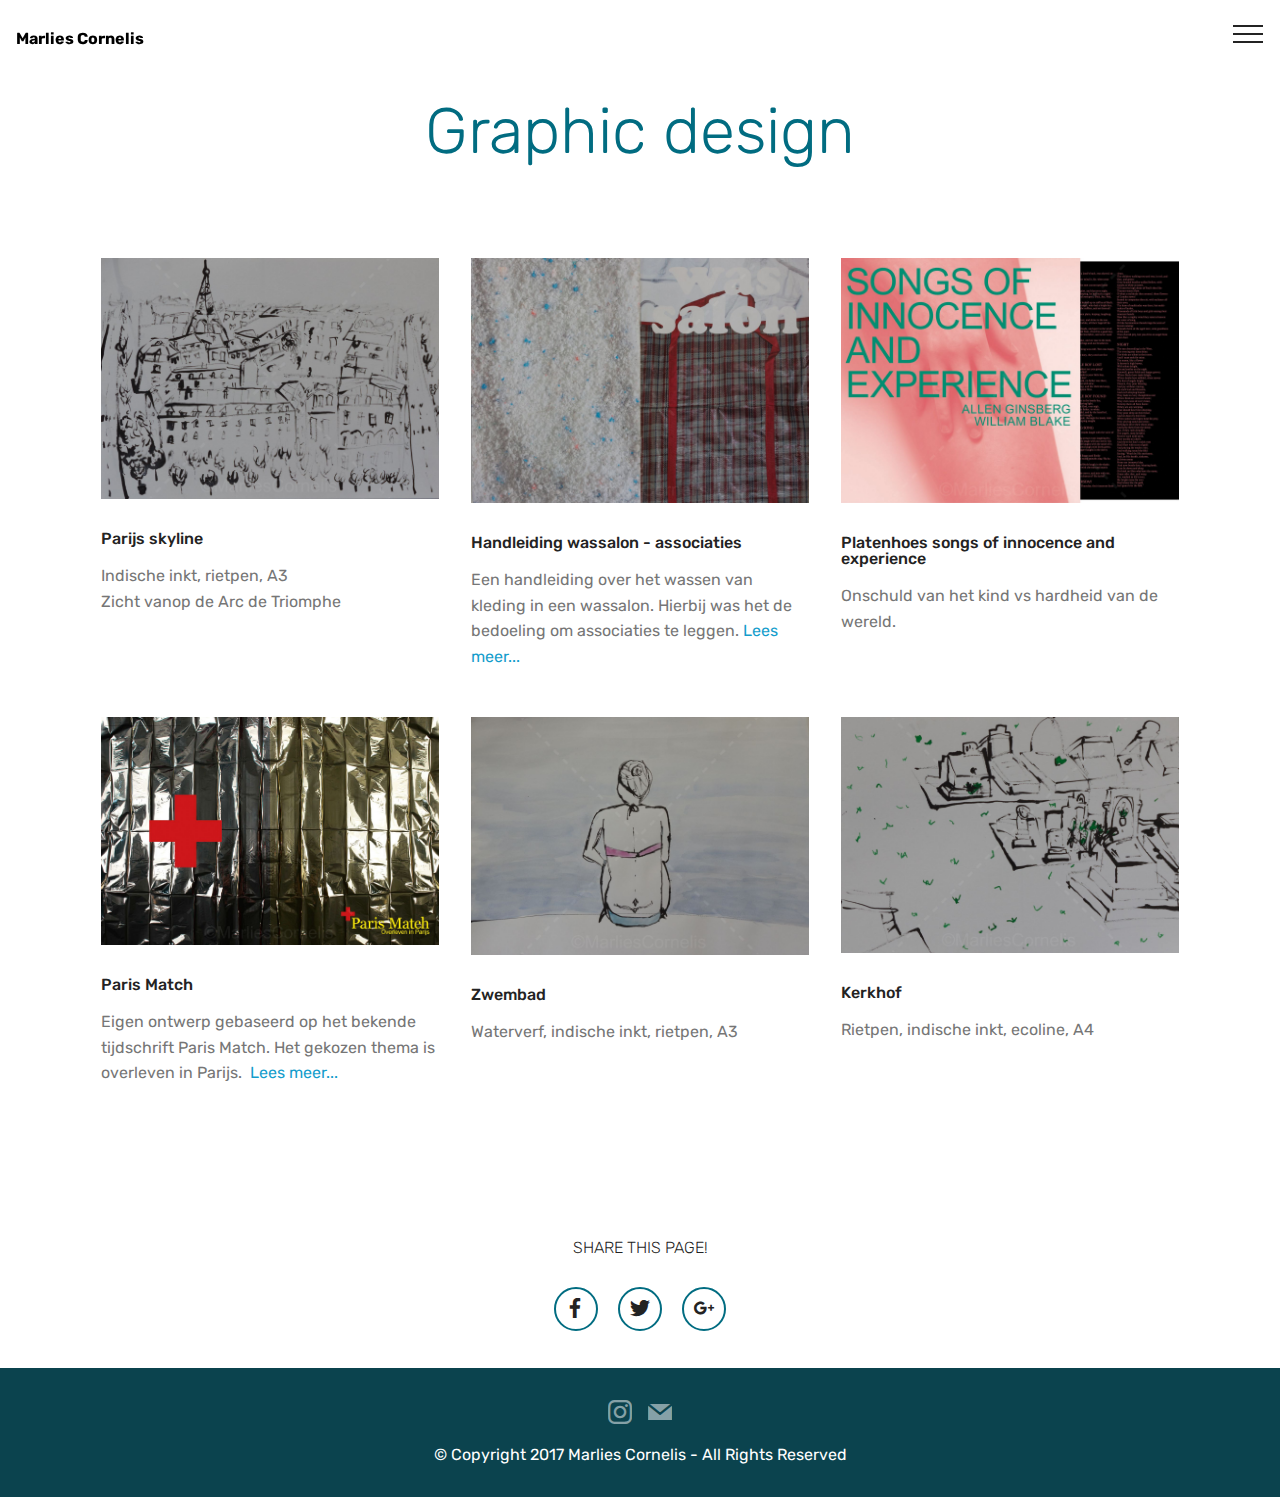
<file: index.html>
<!DOCTYPE html>
<html>
<head>
  <!-- Site made with Mobirise Website Builder v4.3.4, https://mobirise.com -->
  <meta charset="UTF-8">
  <meta http-equiv="X-UA-Compatible" content="IE=edge">
  <meta name="generator" content="Mobirise v4.3.4, mobirise.com">
  <meta name="viewport" content="width=device-width, initial-scale=1">
  <link rel="shortcut icon" href="assets/images/logo2.png" type="image/x-icon">
  <meta name="description" content="">
  <title>Home</title>
  <link rel="stylesheet" href="assets/web/assets/mobirise-icons/mobirise-icons.css">
  <link rel="stylesheet" href="assets/tether/tether.min.css">
  <link rel="stylesheet" href="assets/bootstrap/css/bootstrap.min.css">
  <link rel="stylesheet" href="assets/bootstrap/css/bootstrap-grid.min.css">
  <link rel="stylesheet" href="assets/bootstrap/css/bootstrap-reboot.min.css">
  <link rel="stylesheet" href="assets/socicon/css/styles.css">
  <link rel="stylesheet" href="assets/dropdown/css/style.css">
  <link rel="stylesheet" href="assets/theme/css/style.css">
  <link rel="stylesheet" href="assets/mobirise/css/mbr-additional.css" type="text/css">
  
  
  
</head>
<body>
<section class="menu cid-qydRdyk8rT" once="menu" id="menu1-e" data-rv-view="60">

    

    <nav class="navbar navbar-expand beta-menu navbar-dropdown align-items-center navbar-fixed-top collapsed bg-color transparent">
        <button class="navbar-toggler navbar-toggler-right" type="button" data-toggle="collapse" data-target="#navbarSupportedContent" aria-controls="navbarSupportedContent" aria-expanded="false" aria-label="Toggle navigation">
            <div class="hamburger">
                <span></span>
                <span></span>
                <span></span>
                <span></span>
            </div>
        </button>
        <div class="menu-logo">
            <div class="navbar-brand">
                
                <span class="navbar-caption-wrap"><a class="navbar-caption text-black display-4" href="index.html">
                        Marlies Cornelis</a></span>
            </div>
        </div>
        <div class="collapse navbar-collapse" id="navbarSupportedContent">
            <ul class="navbar-nav nav-dropdown nav-right" data-app-modern-menu="true"><li class="nav-item">
                    <a class="nav-link link text-black display-4" href="index.html"></a>
                </li>
                <li class="nav-item">
                    <a class="nav-link link text-black display-4" href="page1.html"><span class="mbri-info mbr-iconfont mbr-iconfont-btn"></span>
                        
                        About me</a>
                </li></ul>
            
        </div>
    </nav>
</section>

<section class="engine"><a href="https://mobirise.co/i">build a website for free</a></section><section class="header1 cid-qyqElCaOrS" id="header1-v" data-rv-view="62">

    

    

    <div class="container">
        <div class="row justify-content-md-center">
            <div class="mbr-white col-md-10">
                
                <h3 class="mbr-section-subtitle align-center mbr-light pb-3 mbr-fonts-style display-2">
                    Graphic design</h3>
                
                
            </div>
        </div>
    </div>

</section>

<section class="features2 cid-qyqBqUnzXy" id="features2-l" data-rv-view="65">

    

    
    
    <div class="container">
        <div class="media-container-row">
            <div class="card p-3 col-12 col-md-6 col-lg-4">
                <div class="card-wrapper">
                    <div class="card-img">
                        <img src="assets/images/werkwatermerk-8573-1404x1000.jpg" alt="Mobirise" title="" media-simple="true">
                    </div>
                    <div class="card-box">
                        <h4 class="card-title pb-3 mbr-fonts-style display-7">Parijs skyline</h4>
                        <p class="mbr-text mbr-fonts-style display-7">Indische inkt, rietpen, A3<br>Zicht vanop de Arc de Triomphe<br></p>
                    </div>
                </div>
            </div>

            <div class="card p-3 col-12 col-md-6 col-lg-4">
                <div class="card-wrapper">
                    <div class="card-img">
                        <a href="page3.html" target="_blank"><img src="assets/images/werkwatermerk-8551-1380x1000.jpg" alt="Mobirise" title="" media-simple="true"></a>
                    </div>
                    <div class="card-box ">
                        <h4 class="card-title pb-3 mbr-fonts-style display-7">
                            Handleiding wassalon - associaties</h4>
                        <p class="mbr-text mbr-fonts-style display-7">
                            Een handleiding over het wassen van kleding in een wassalon. Hierbij was het de bedoeling om associaties te leggen. <a href="page3.html" target="_blank">Lees meer...</a></p>
                    </div>
                </div>
            </div>

            <div class="card p-3 col-12 col-md-6 col-lg-4">
                <div class="card-wrapper">
                    <div class="card-img">
                        <img src="assets/images/werkwatermerk-1380x1000.jpg" alt="Mobirise" title="" media-simple="true">
                    </div>
                    <div class="card-box">
                        <h4 class="card-title pb-3 mbr-fonts-style display-7">Platenhoes songs of innocence and experience</h4>
                        <p class="mbr-text mbr-fonts-style display-7">Onschuld van het kind vs hardheid van de wereld.</p>
                    </div>
                </div>
            </div>

            
        </div>
    </div>
</section>

<section class="features2 cid-qzmvbOZyi4" id="features2-11" data-rv-view="68">

    

    
    
    <div class="container">
        <div class="media-container-row">
            <div class="card p-3 col-12 col-md-6 col-lg-4">
                <div class="card-wrapper">
                    <div class="card-img">
                        <a href="page2.html" target="_blank"><img src="assets/images/werkwatermerk-2-1486x1000.jpg" alt="Mobirise" title="" media-simple="true"></a>
                    </div>
                    <div class="card-box">
                        <h4 class="card-title pb-3 mbr-fonts-style display-7">
                            Paris Match<br></h4>
                        <p class="mbr-text mbr-fonts-style display-7">Eigen ontwerp gebaseerd op het bekende tijdschrift Paris Match. Het gekozen thema is overleven in Parijs. &nbsp;<a href="page2.html" target="_blank">Lees meer...</a></p>
                    </div>
                </div>
            </div>

            <div class="card p-3 col-12 col-md-6 col-lg-4">
                <div class="card-wrapper">
                    <div class="card-img">
                        <img src="assets/images/werkwatermerk-8562-1425x1000.jpg" alt="Mobirise" title="" media-simple="true">
                    </div>
                    <div class="card-box ">
                        <h4 class="card-title pb-3 mbr-fonts-style display-7">Zwembad<br></h4>
                        <p class="mbr-text mbr-fonts-style display-7">Waterverf, indische inkt, rietpen, A3<br></p>
                    </div>
                </div>
            </div>

            <div class="card p-3 col-12 col-md-6 col-lg-4">
                <div class="card-wrapper">
                    <div class="card-img">
                        <img src="assets/images/werkwatermerk-8570-1433x1000.jpg" alt="Mobirise" title="" media-simple="true">
                    </div>
                    <div class="card-box">
                        <h4 class="card-title pb-3 mbr-fonts-style display-7">Kerkhof<br></h4>
                        <p class="mbr-text mbr-fonts-style display-7">Rietpen, indische inkt, ecoline, A4<br></p>
                    </div>
                </div>
            </div>

            
        </div>
    </div>
</section>

<section class="cid-qzxXZTkc6s" id="social-buttons1-17" data-rv-view="71">
    
    

    

    <div class="container">
        <div class="media-container-row">
            <div class="col-md-8 align-center">
                <h2 class="pb-3 mbr-section-title mbr-fonts-style display-4">
                    SHARE THIS PAGE!
                </h2>
                <div>
                    <div class="mbr-social-likes" data-counters="false">
                        <span class="btn btn-social facebook mx-2" title="Share link on Facebook">
                            <i class="socicon socicon-facebook"></i>
                        </span>
                        <span class="btn btn-social twitter mx-2" title="Share link on Twitter">
                            <i class="socicon socicon-twitter"></i>
                        </span>
                        <span class="btn btn-social plusone mx-2" title="Share link on Google+">
                            <i class="socicon socicon-googleplus"></i>
                        </span>
                        
                        
                    </div>
                </div>
            </div>
        </div>
    </div>
</section>

<section once="" class="cid-qyqCSAA7VA" id="footer7-t" data-rv-view="74">

    

    

    <div class="container">
        <div class="media-container-row align-center mbr-white">
            
            <div class="row">
                <div class="social-list align-right pb-2">
                    
                    
                    
                    
                    
                    
                <div class="soc-item">
                        <a href="https://twitter.com/marlies.c" target="_blank">
                            <span class="mbr-iconfont mbr-iconfont-social socicon-instagram socicon" media-simple="true"></span>
                        </a>
                    </div><div class="soc-item">
                        <a href="mailto:marlieseke4@hotmail.com">
                            <span class="mbr-iconfont mbr-iconfont-social socicon-mail socicon" media-simple="true"></span>
                        </a>
                    </div></div>
            </div>
            <div class="row row-copirayt">
                <p class="mbr-text mb-0 mbr-fonts-style mbr-white display-7">
                    © Copyright 2017 Marlies Cornelis - All Rights Reserved
                </p>
            </div>
        </div>
    </div>
</section>


  <script src="assets/web/assets/jquery/jquery.min.js"></script>
  <script src="assets/popper/popper.min.js"></script>
  <script src="assets/tether/tether.min.js"></script>
  <script src="assets/bootstrap/js/bootstrap.min.js"></script>
  <script src="assets/dropdown/js/script.min.js"></script>
  <script src="assets/touch-swipe/jquery.touch-swipe.min.js"></script>
  <script src="assets/social-likes/social-likes.js"></script>
  <script src="assets/smooth-scroll/smooth-scroll.js"></script>
  <script src="assets/theme/js/script.js"></script>
  
  
</body>
</html>
</file>
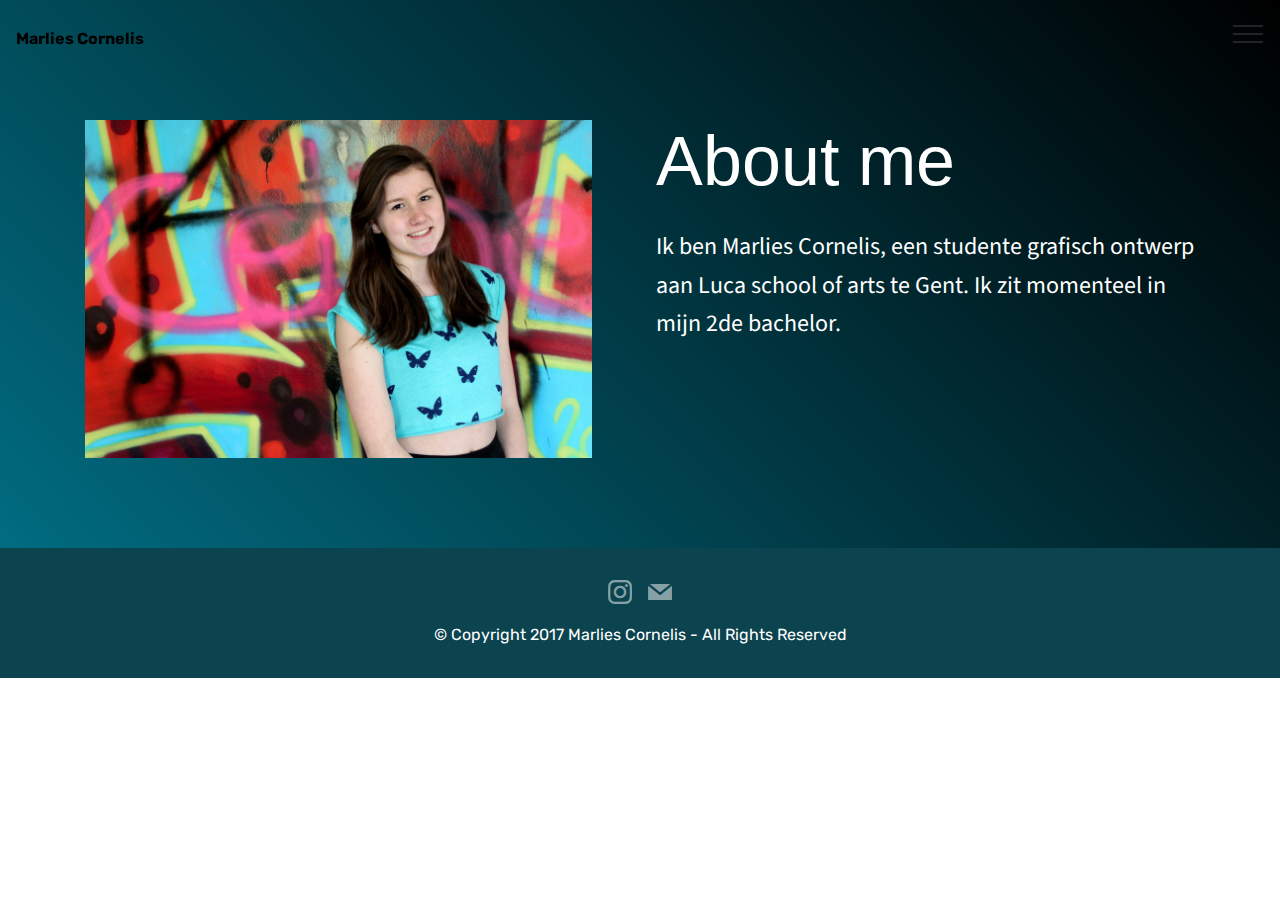
<file: page1.html>
<!DOCTYPE html>
<html>
<head>
  <!-- Site made with Mobirise Website Builder v4.3.4, https://mobirise.com -->
  <meta charset="UTF-8">
  <meta http-equiv="X-UA-Compatible" content="IE=edge">
  <meta name="generator" content="Mobirise v4.3.4, mobirise.com">
  <meta name="viewport" content="width=device-width, initial-scale=1">
  <link rel="shortcut icon" href="assets/images/logo2.png" type="image/x-icon">
  <meta name="description" content="Web Site Creator Description">
  <title>About me</title>
  <link rel="stylesheet" href="assets/web/assets/mobirise-icons/mobirise-icons.css">
  <link rel="stylesheet" href="assets/tether/tether.min.css">
  <link rel="stylesheet" href="assets/bootstrap/css/bootstrap.min.css">
  <link rel="stylesheet" href="assets/bootstrap/css/bootstrap-grid.min.css">
  <link rel="stylesheet" href="assets/bootstrap/css/bootstrap-reboot.min.css">
  <link rel="stylesheet" href="assets/dropdown/css/style.css">
  <link rel="stylesheet" href="assets/socicon/css/styles.css">
  <link rel="stylesheet" href="assets/theme/css/style.css">
  <link rel="stylesheet" href="assets/mobirise/css/mbr-additional.css" type="text/css">
  
  
  
</head>
<body>
<section class="menu cid-qydRdyk8rT" once="menu" id="menu1-12" data-rv-view="85">

    

    <nav class="navbar navbar-expand beta-menu navbar-dropdown align-items-center navbar-fixed-top collapsed bg-color transparent">
        <button class="navbar-toggler navbar-toggler-right" type="button" data-toggle="collapse" data-target="#navbarSupportedContent" aria-controls="navbarSupportedContent" aria-expanded="false" aria-label="Toggle navigation">
            <div class="hamburger">
                <span></span>
                <span></span>
                <span></span>
                <span></span>
            </div>
        </button>
        <div class="menu-logo">
            <div class="navbar-brand">
                
                <span class="navbar-caption-wrap"><a class="navbar-caption text-black display-4" href="index.html">
                        Marlies Cornelis</a></span>
            </div>
        </div>
        <div class="collapse navbar-collapse" id="navbarSupportedContent">
            <ul class="navbar-nav nav-dropdown nav-right" data-app-modern-menu="true"><li class="nav-item">
                    <a class="nav-link link text-black display-4" href="index.html"></a>
                </li>
                <li class="nav-item">
                    <a class="nav-link link text-black display-4" href="page1.html"><span class="mbri-info mbr-iconfont mbr-iconfont-btn"></span>
                        
                        About me</a>
                </li></ul>
            
        </div>
    </nav>
</section>

<section class="engine"><a href="https://mobirise.co">Mobirise</a></section><section class="header3 cid-qzxSLlTbA0" id="header3-15" data-rv-view="87">

    

    

    <div class="container">
        <div class="media-container-row">
            <div class="mbr-figure" style="width: 100%;">
                <img src="assets/images/ik-2048x1365.jpg" alt="Mobirise" title="" media-simple="true">
            </div>

            <div class="media-content">
                <h1 class="mbr-section-title mbr-white pb-3 mbr-fonts-style display-1">
                    About me</h1>
                
                <div class="mbr-section-text mbr-white pb-3 ">
                    <p class="mbr-text mbr-fonts-style display-5">Ik ben Marlies Cornelis, een studente grafisch ontwerp aan Luca school of arts te Gent. Ik zit momenteel in mijn 2de bachelor.&nbsp;</p>
                </div>
                
            </div>
        </div>
    </div>

</section>

<section once="" class="cid-qyqCSAA7VA" id="footer7-13" data-rv-view="90">

    

    

    <div class="container">
        <div class="media-container-row align-center mbr-white">
            
            <div class="row">
                <div class="social-list align-right pb-2">
                    
                    
                    
                    
                    
                    
                <div class="soc-item">
                        <a href="https://twitter.com/marlies.c" target="_blank">
                            <span class="mbr-iconfont mbr-iconfont-social socicon-instagram socicon" media-simple="true"></span>
                        </a>
                    </div><div class="soc-item">
                        <a href="mailto:marlieseke4@hotmail.com">
                            <span class="mbr-iconfont mbr-iconfont-social socicon-mail socicon" media-simple="true"></span>
                        </a>
                    </div></div>
            </div>
            <div class="row row-copirayt">
                <p class="mbr-text mb-0 mbr-fonts-style mbr-white display-7">
                    © Copyright 2017 Marlies Cornelis - All Rights Reserved
                </p>
            </div>
        </div>
    </div>
</section>


  <script src="assets/web/assets/jquery/jquery.min.js"></script>
  <script src="assets/popper/popper.min.js"></script>
  <script src="assets/tether/tether.min.js"></script>
  <script src="assets/bootstrap/js/bootstrap.min.js"></script>
  <script src="assets/smooth-scroll/smooth-scroll.js"></script>
  <script src="assets/dropdown/js/script.min.js"></script>
  <script src="assets/touch-swipe/jquery.touch-swipe.min.js"></script>
  <script src="assets/theme/js/script.js"></script>
  
  
</body>
</html>
</file>
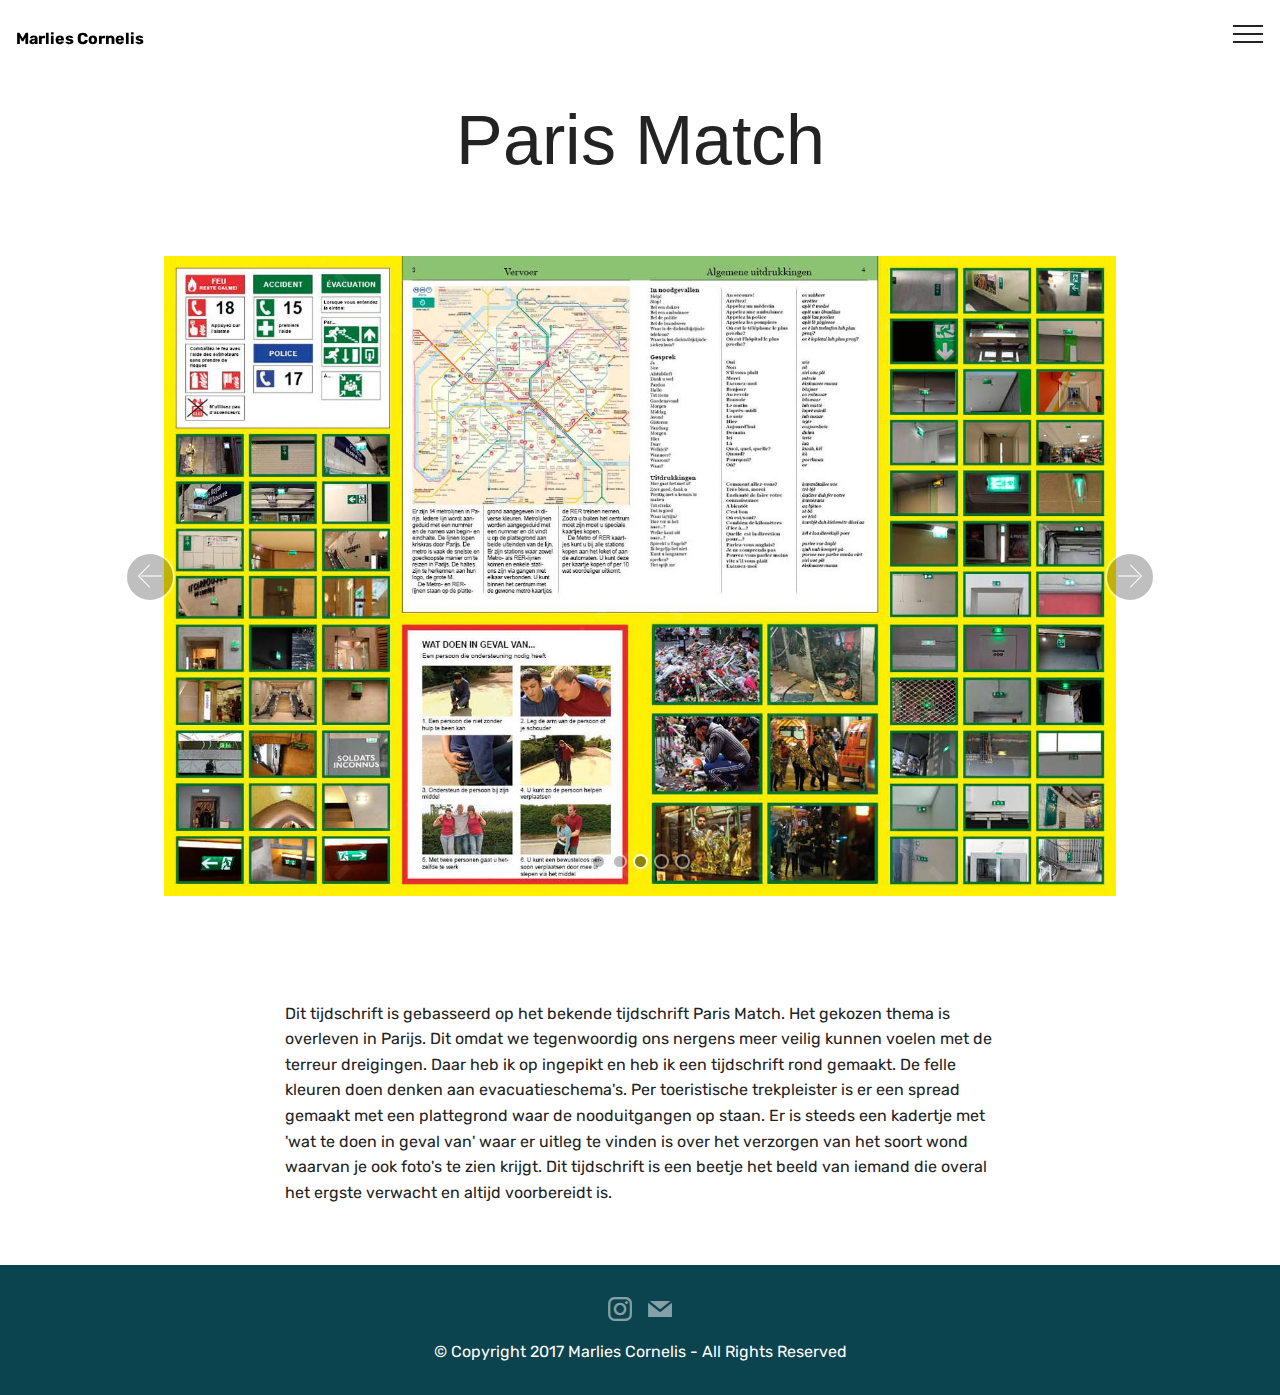
<file: page2.html>
<!DOCTYPE html>
<html>
<head>
  <!-- Site made with Mobirise Website Builder v4.3.4, https://mobirise.com -->
  <meta charset="UTF-8">
  <meta http-equiv="X-UA-Compatible" content="IE=edge">
  <meta name="generator" content="Mobirise v4.3.4, mobirise.com">
  <meta name="viewport" content="width=device-width, initial-scale=1">
  <link rel="shortcut icon" href="assets/images/logo2.png" type="image/x-icon">
  <meta name="description" content="Website Maker Description">
  <title>Paris Match</title>
  <link rel="stylesheet" href="assets/web/assets/mobirise-icons/mobirise-icons.css">
  <link rel="stylesheet" href="assets/tether/tether.min.css">
  <link rel="stylesheet" href="assets/bootstrap/css/bootstrap.min.css">
  <link rel="stylesheet" href="assets/bootstrap/css/bootstrap-grid.min.css">
  <link rel="stylesheet" href="assets/bootstrap/css/bootstrap-reboot.min.css">
  <link rel="stylesheet" href="assets/dropdown/css/style.css">
  <link rel="stylesheet" href="assets/socicon/css/styles.css">
  <link rel="stylesheet" href="assets/theme/css/style.css">
  <link rel="stylesheet" href="assets/mobirise/css/mbr-additional.css" type="text/css">
  
  
  
</head>
<body>
<section class="menu cid-qydRdyk8rT" once="menu" id="menu1-18" data-rv-view="101">

    

    <nav class="navbar navbar-expand beta-menu navbar-dropdown align-items-center navbar-fixed-top collapsed bg-color transparent">
        <button class="navbar-toggler navbar-toggler-right" type="button" data-toggle="collapse" data-target="#navbarSupportedContent" aria-controls="navbarSupportedContent" aria-expanded="false" aria-label="Toggle navigation">
            <div class="hamburger">
                <span></span>
                <span></span>
                <span></span>
                <span></span>
            </div>
        </button>
        <div class="menu-logo">
            <div class="navbar-brand">
                
                <span class="navbar-caption-wrap"><a class="navbar-caption text-black display-4" href="index.html">
                        Marlies Cornelis</a></span>
            </div>
        </div>
        <div class="collapse navbar-collapse" id="navbarSupportedContent">
            <ul class="navbar-nav nav-dropdown nav-right" data-app-modern-menu="true"><li class="nav-item">
                    <a class="nav-link link text-black display-4" href="index.html"></a>
                </li>
                <li class="nav-item">
                    <a class="nav-link link text-black display-4" href="page1.html"><span class="mbri-info mbr-iconfont mbr-iconfont-btn"></span>
                        
                        About me</a>
                </li></ul>
            
        </div>
    </nav>
</section>

<section class="engine"><a href="https://mobirise.co/j">design your own website for free</a></section><section class="mbr-section content5 cid-qAcIEjN9II" id="content5-1b" data-rv-view="103">

    

    

    <div class="container">
        <div class="media-container-row">
            <div class="title col-12 col-md-8">
                <h2 class="align-center mbr-bold mbr-white pb-3 mbr-fonts-style display-1"><span style="font-weight: normal;">
                    Paris Match</span></h2>
                <h3 class="mbr-section-subtitle align-center mbr-light mbr-white pb-3 mbr-fonts-style display-5">
                    Article header with background image and parallax effect
                </h3>
                
                
            </div>
        </div>
    </div>
</section>

<section class="carousel slide cid-qAcFTEWwRR" data-interval="false" id="slider2-1a" data-rv-view="106">

    
    <div class="container content-slider">
        <div class="content-slider-wrap">
            <div><div class="mbr-slider slide carousel" data-pause="true" data-keyboard="false" data-ride="false" data-interval="false"><ol class="carousel-indicators"><li data-app-prevent-settings="" data-target="#slider2-1a" data-slide-to="0"></li><li data-app-prevent-settings="" data-target="#slider2-1a" data-slide-to="1"></li><li data-app-prevent-settings="" data-target="#slider2-1a" class=" active" data-slide-to="2"></li><li data-app-prevent-settings="" data-target="#slider2-1a" data-slide-to="3"></li><li data-app-prevent-settings="" data-target="#slider2-1a" data-slide-to="4"></li></ol><div class="carousel-inner" role="listbox"><div class="carousel-item slider-fullscreen-image" data-bg-video-slide="false" style="background-image: url(assets/images/werkwatermerk-3-1486x1000.jpg);"><div class="container container-slide"><div class="image_wrapper"><img src="assets/images/werkwatermerk-3-1486x1000.jpg"><div class="carousel-caption justify-content-center"><div class="col-10 align-center"></div></div></div></div></div><div class="carousel-item slider-fullscreen-image" data-bg-video-slide="false" style="background-image: url(assets/images/parijs-print2-1486x1000.jpg);"><div class="container container-slide"><div class="image_wrapper"><img src="assets/images/parijs-print2-1486x1000.jpg"><div class="carousel-caption justify-content-center"><div class="col-10 align-center"></div></div></div></div></div><div class="carousel-item slider-fullscreen-image active" data-bg-video-slide="false" style="background-image: url(assets/images/parijs-print3-1486x1000.jpg);"><div class="container container-slide"><div class="image_wrapper"><img src="assets/images/parijs-print3-1486x1000.jpg"><div class="carousel-caption justify-content-center"><div class="col-10 align-center"></div></div></div></div></div><div class="carousel-item slider-fullscreen-image" data-bg-video-slide="false" style="background-image: url(assets/images/parijs-print4-1486x1000.jpg);"><div class="container container-slide"><div class="image_wrapper"><img src="assets/images/parijs-print4-1486x1000.jpg"><div class="carousel-caption justify-content-center"><div class="col-10 align-center"></div></div></div></div></div><div class="carousel-item slider-fullscreen-image" data-bg-video-slide="false" style="background-image: url(assets/images/parijs-print7-1486x1000.jpg);"><div class="container container-slide"><div class="image_wrapper"><img src="assets/images/parijs-print7-1486x1000.jpg"><div class="carousel-caption justify-content-center"><div class="col-10 align-center"></div></div></div></div></div></div><a data-app-prevent-settings="" class="carousel-control carousel-control-prev" role="button" data-slide="prev" href="#slider2-1a"><span aria-hidden="true" class="mbri-left mbr-iconfont"></span><span class="sr-only">Previous</span></a><a data-app-prevent-settings="" class="carousel-control carousel-control-next" role="button" data-slide="next" href="#slider2-1a"><span aria-hidden="true" class="mbri-right mbr-iconfont"></span><span class="sr-only">Next</span></a></div></div> 
        </div>
    </div>
</section>

<section class="mbr-section article content1 cid-qAcJalaFg8" id="content1-1d" data-rv-view="124">
    
     

    <div class="container">
        <div class="media-container-row">
            <div class="mbr-text col-12 col-md-8 mbr-fonts-style display-7">Dit tijdschrift is gebasseerd op het bekende tijdschrift Paris Match. Het gekozen thema is overleven in Parijs. Dit omdat we tegenwoordig ons nergens meer veilig kunnen voelen met de terreur dreigingen. Daar heb ik op ingepikt en heb ik een tijdschrift rond gemaakt. De felle kleuren doen denken aan evacuatieschema's. Per toeristische trekpleister is er een spread gemaakt met een plattegrond waar de nooduitgangen op staan. Er is steeds een kadertje met 'wat te doen in geval van' waar er uitleg te vinden is over het verzorgen van het soort wond waarvan je ook foto's te zien krijgt. Dit tijdschrift is een beetje het beeld van iemand die overal het ergste verwacht en altijd voorbereidt is.</div>
        </div>
    </div>
</section>

<section once="" class="cid-qyqCSAA7VA" id="footer7-19" data-rv-view="125">

    

    

    <div class="container">
        <div class="media-container-row align-center mbr-white">
            
            <div class="row">
                <div class="social-list align-right pb-2">
                    
                    
                    
                    
                    
                    
                <div class="soc-item">
                        <a href="https://twitter.com/marlies.c" target="_blank">
                            <span class="mbr-iconfont mbr-iconfont-social socicon-instagram socicon" media-simple="true"></span>
                        </a>
                    </div><div class="soc-item">
                        <a href="mailto:marlieseke4@hotmail.com">
                            <span class="mbr-iconfont mbr-iconfont-social socicon-mail socicon" media-simple="true"></span>
                        </a>
                    </div></div>
            </div>
            <div class="row row-copirayt">
                <p class="mbr-text mb-0 mbr-fonts-style mbr-white display-7">
                    © Copyright 2017 Marlies Cornelis - All Rights Reserved
                </p>
            </div>
        </div>
    </div>
</section>


  <script src="assets/web/assets/jquery/jquery.min.js"></script>
  <script src="assets/popper/popper.min.js"></script>
  <script src="assets/tether/tether.min.js"></script>
  <script src="assets/bootstrap/js/bootstrap.min.js"></script>
  <script src="assets/smooth-scroll/smooth-scroll.js"></script>
  <script src="assets/dropdown/js/script.min.js"></script>
  <script src="assets/jquery-mb-ytplayer/jquery.mb.ytplayer.min.js"></script>
  <script src="assets/jquery-mb-vimeo_player/jquery.mb.vimeo_player.js"></script>
  <script src="assets/bootstrap-carousel-swipe/bootstrap-carousel-swipe.js"></script>
  <script src="assets/touch-swipe/jquery.touch-swipe.min.js"></script>
  <script src="assets/theme/js/script.js"></script>
  <script src="assets/mobirise-slider-video/script.js"></script>
  
  
</body>
</html>
</file>
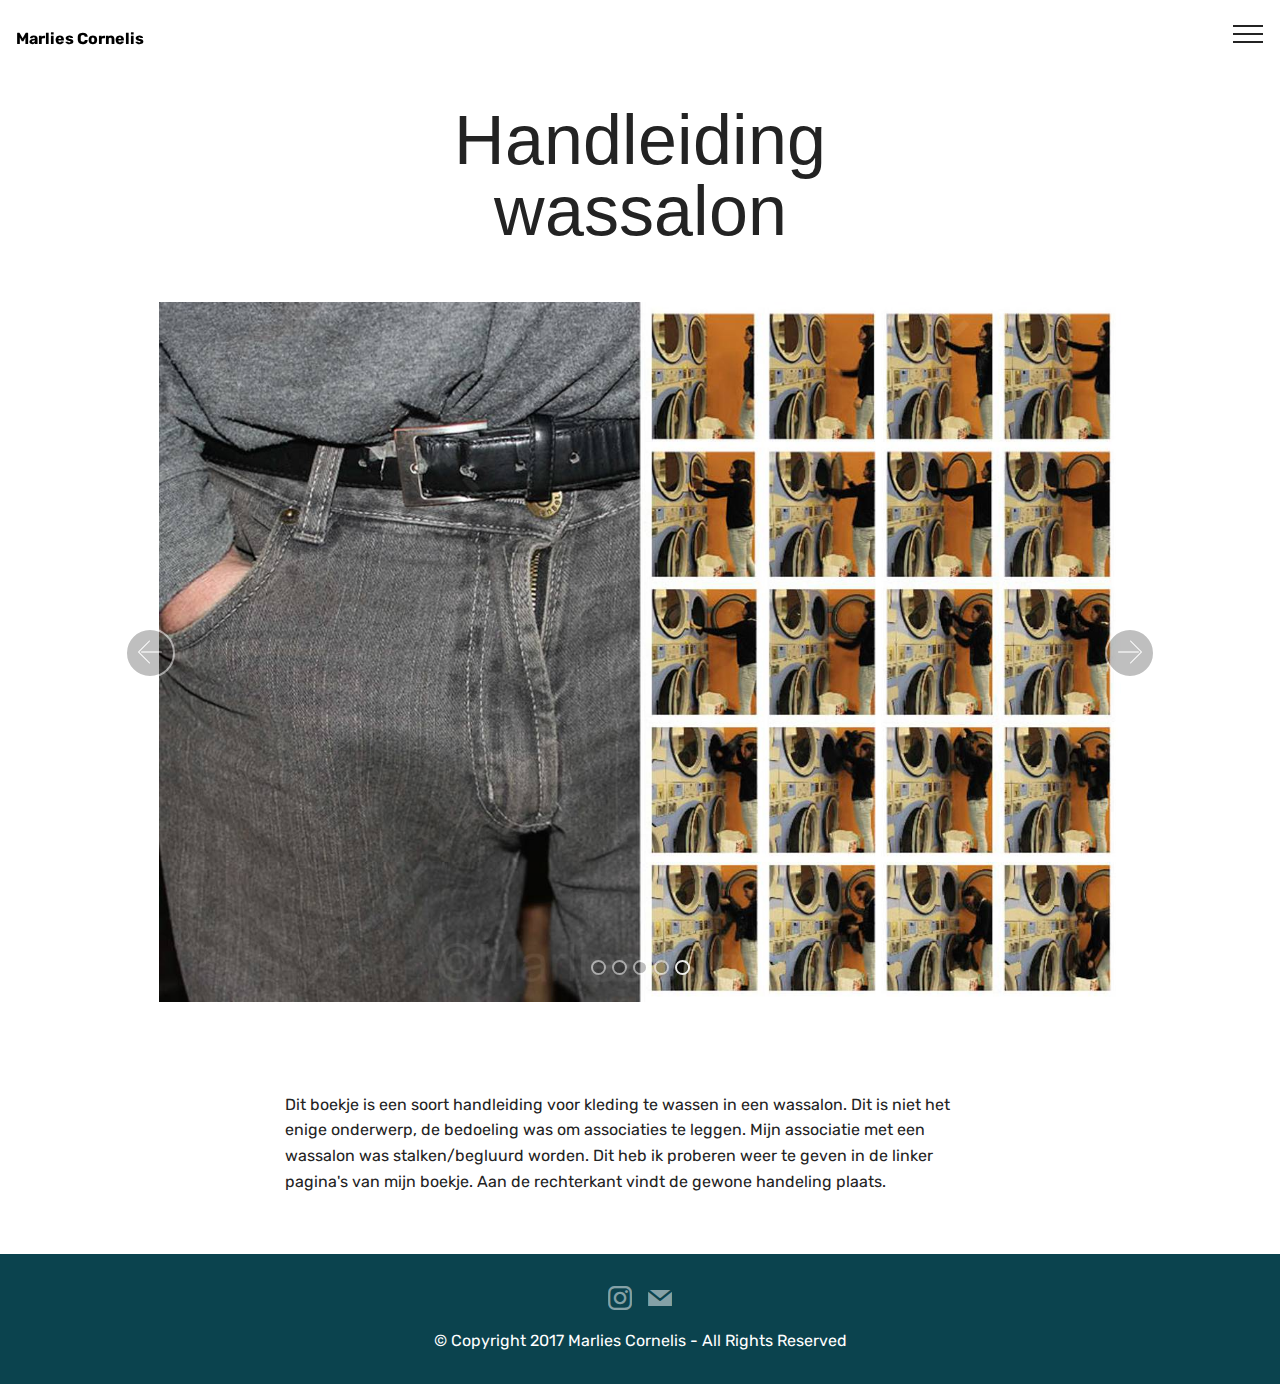
<file: page3.html>
<!DOCTYPE html>
<html>
<head>
  <!-- Site made with Mobirise Website Builder v4.3.4, https://mobirise.com -->
  <meta charset="UTF-8">
  <meta http-equiv="X-UA-Compatible" content="IE=edge">
  <meta name="generator" content="Mobirise v4.3.4, mobirise.com">
  <meta name="viewport" content="width=device-width, initial-scale=1">
  <link rel="shortcut icon" href="assets/images/logo2.png" type="image/x-icon">
  <meta name="description" content="Web Site Builder Description">
  <title>handleiding</title>
  <link rel="stylesheet" href="assets/web/assets/mobirise-icons/mobirise-icons.css">
  <link rel="stylesheet" href="assets/tether/tether.min.css">
  <link rel="stylesheet" href="assets/bootstrap/css/bootstrap.min.css">
  <link rel="stylesheet" href="assets/bootstrap/css/bootstrap-grid.min.css">
  <link rel="stylesheet" href="assets/bootstrap/css/bootstrap-reboot.min.css">
  <link rel="stylesheet" href="assets/dropdown/css/style.css">
  <link rel="stylesheet" href="assets/socicon/css/styles.css">
  <link rel="stylesheet" href="assets/theme/css/style.css">
  <link rel="stylesheet" href="assets/mobirise/css/mbr-additional.css" type="text/css">
  
  
  
</head>
<body>
<section class="mbr-section content5 cid-qAcXtN4IMT" id="content5-1k" data-rv-view="136">

    

    

    <div class="container">
        <div class="media-container-row">
            <div class="title col-12 col-md-8">
                <h2 class="align-center mbr-bold mbr-white pb-3 mbr-fonts-style display-1"><span style="font-weight: normal;">Handleiding<br>wassalon</span></h2>
                
                
                
            </div>
        </div>
    </div>
</section>

<section class="engine"><a href="https://mobirise.co/q">bootstrap carousel</a></section><section class="menu cid-qydRdyk8rT" once="menu" id="menu1-1e" data-rv-view="139">

    

    <nav class="navbar navbar-expand beta-menu navbar-dropdown align-items-center navbar-fixed-top collapsed bg-color transparent">
        <button class="navbar-toggler navbar-toggler-right" type="button" data-toggle="collapse" data-target="#navbarSupportedContent" aria-controls="navbarSupportedContent" aria-expanded="false" aria-label="Toggle navigation">
            <div class="hamburger">
                <span></span>
                <span></span>
                <span></span>
                <span></span>
            </div>
        </button>
        <div class="menu-logo">
            <div class="navbar-brand">
                
                <span class="navbar-caption-wrap"><a class="navbar-caption text-black display-4" href="index.html">
                        Marlies Cornelis</a></span>
            </div>
        </div>
        <div class="collapse navbar-collapse" id="navbarSupportedContent">
            <ul class="navbar-nav nav-dropdown nav-right" data-app-modern-menu="true"><li class="nav-item">
                    <a class="nav-link link text-black display-4" href="index.html"></a>
                </li>
                <li class="nav-item">
                    <a class="nav-link link text-black display-4" href="page1.html"><span class="mbri-info mbr-iconfont mbr-iconfont-btn"></span>
                        
                        About me</a>
                </li></ul>
            
        </div>
    </nav>
</section>

<section class="carousel slide cid-qAcQPg8ryu" data-interval="false" id="slider2-1h" data-rv-view="141">

    
    <div class="container content-slider">
        <div class="content-slider-wrap">
            <div><div class="mbr-slider slide carousel" data-pause="true" data-keyboard="false" data-ride="false" data-interval="false"><ol class="carousel-indicators"><li data-app-prevent-settings="" data-target="#slider2-1h" data-slide-to="0"></li><li data-app-prevent-settings="" data-target="#slider2-1h" data-slide-to="1"></li><li data-app-prevent-settings="" data-target="#slider2-1h" data-slide-to="2"></li><li data-app-prevent-settings="" data-target="#slider2-1h" data-slide-to="3"></li><li data-app-prevent-settings="" data-target="#slider2-1h" class=" active" data-slide-to="4"></li></ol><div class="carousel-inner" role="listbox"><div class="carousel-item slider-fullscreen-image" data-bg-video-slide="false" style="background-image: url(assets/images/werkwatermerk-8552-1380x1000.jpg);"><div class="container container-slide"><div class="image_wrapper"><img src="assets/images/werkwatermerk-8552-1380x1000.jpg"><div class="carousel-caption justify-content-center"><div class="col-10 align-center"></div></div></div></div></div><div class="carousel-item slider-fullscreen-image" data-bg-video-slide="false" style="background-image: url(assets/images/wassalon-boekje-print2.02-1375x1000.jpg);"><div class="container container-slide"><div class="image_wrapper"><img src="assets/images/wassalon-boekje-print2.02-1375x1000.jpg"><div class="carousel-caption justify-content-center"><div class="col-10 align-center"></div></div></div></div></div><div class="carousel-item slider-fullscreen-image" data-bg-video-slide="false" style="background-image: url(assets/images/wassalon-boekje-print2.03-1375x1000.jpg);"><div class="container container-slide"><div class="image_wrapper"><img src="assets/images/wassalon-boekje-print2.03-1375x1000.jpg"><div class="carousel-caption justify-content-center"><div class="col-10 align-center"></div></div></div></div></div><div class="carousel-item slider-fullscreen-image" data-bg-video-slide="false" style="background-image: url(assets/images/wassalon-boekje-print2.08-1375x1000.jpg);"><div class="container container-slide"><div class="image_wrapper"><img src="assets/images/wassalon-boekje-print2.08-1375x1000.jpg"><div class="carousel-caption justify-content-center"><div class="col-10 align-center"></div></div></div></div></div><div class="carousel-item slider-fullscreen-image active" data-bg-video-slide="false" style="background-image: url(assets/images/wassalon-boekje-print2.010-1375x1000.jpg);"><div class="container container-slide"><div class="image_wrapper"><img src="assets/images/wassalon-boekje-print2.010-1375x1000.jpg"><div class="carousel-caption justify-content-center"><div class="col-10 align-center"></div></div></div></div></div></div><a data-app-prevent-settings="" class="carousel-control carousel-control-prev" role="button" data-slide="prev" href="#slider2-1h"><span aria-hidden="true" class="mbri-left mbr-iconfont"></span><span class="sr-only">Previous</span></a><a data-app-prevent-settings="" class="carousel-control carousel-control-next" role="button" data-slide="next" href="#slider2-1h"><span aria-hidden="true" class="mbri-right mbr-iconfont"></span><span class="sr-only">Next</span></a></div></div> 
        </div>
    </div>
</section>

<section class="mbr-section article content1 cid-qAcU6aEYYs" id="content1-1i" data-rv-view="159">
    
     

    <div class="container">
        <div class="media-container-row">
            <div class="mbr-text col-12 col-md-8 mbr-fonts-style display-7"><font color="#232323">Dit boekje is een soort handleiding voor kleding te wassen in een wassalon. Dit is niet het enige onderwerp, de bedoeling was om associaties te leggen. Mijn associatie met een wassalon was stalken/begluurd worden. Dit heb ik proberen weer te geven in de linker pagina's van mijn boekje. Aan de rechterkant vindt de gewone handeling plaats.</font></div>
        </div>
    </div>
</section>

<section once="" class="cid-qyqCSAA7VA" id="footer7-1f" data-rv-view="160">

    

    

    <div class="container">
        <div class="media-container-row align-center mbr-white">
            
            <div class="row">
                <div class="social-list align-right pb-2">
                    
                    
                    
                    
                    
                    
                <div class="soc-item">
                        <a href="https://twitter.com/marlies.c" target="_blank">
                            <span class="mbr-iconfont mbr-iconfont-social socicon-instagram socicon" media-simple="true"></span>
                        </a>
                    </div><div class="soc-item">
                        <a href="mailto:marlieseke4@hotmail.com">
                            <span class="mbr-iconfont mbr-iconfont-social socicon-mail socicon" media-simple="true"></span>
                        </a>
                    </div></div>
            </div>
            <div class="row row-copirayt">
                <p class="mbr-text mb-0 mbr-fonts-style mbr-white display-7">
                    © Copyright 2017 Marlies Cornelis - All Rights Reserved
                </p>
            </div>
        </div>
    </div>
</section>


  <script src="assets/web/assets/jquery/jquery.min.js"></script>
  <script src="assets/popper/popper.min.js"></script>
  <script src="assets/tether/tether.min.js"></script>
  <script src="assets/bootstrap/js/bootstrap.min.js"></script>
  <script src="assets/smooth-scroll/smooth-scroll.js"></script>
  <script src="assets/dropdown/js/script.min.js"></script>
  <script src="assets/jquery-mb-ytplayer/jquery.mb.ytplayer.min.js"></script>
  <script src="assets/jquery-mb-vimeo_player/jquery.mb.vimeo_player.js"></script>
  <script src="assets/bootstrap-carousel-swipe/bootstrap-carousel-swipe.js"></script>
  <script src="assets/touch-swipe/jquery.touch-swipe.min.js"></script>
  <script src="assets/theme/js/script.js"></script>
  <script src="assets/mobirise-slider-video/script.js"></script>
  
  
</body>
</html>
</file>
<file: assets/web/assets/mobirise-icons/mobirise-icons.css>
@font-face {
  font-family: 'MobiriseIcons';
  src:  url('mobirise-icons.eot?spat4u');
  src:  url('mobirise-icons.eot?spat4u#iefix') format('embedded-opentype'),
    url('mobirise-icons.ttf?spat4u') format('truetype'),
    url('mobirise-icons.woff?spat4u') format('woff'),
    url('mobirise-icons.svg?spat4u#MobiriseIcons') format('svg');
  font-weight: normal;
  font-style: normal;
}

[class^="mbri-"], [class*=" mbri-"] {
  /* use !important to prevent issues with browser extensions that change fonts */
  font-family: MobiriseIcons !important;
  speak: none;
  font-style: normal;
  font-weight: normal;
  font-variant: normal;
  text-transform: none;
  line-height: 1;

  /* Better Font Rendering =========== */
  -webkit-font-smoothing: antialiased;
  -moz-osx-font-smoothing: grayscale;
}

.mbri-add-submenu:before {
  content: "\e900";
}
.mbri-alert:before {
  content: "\e901";
}
.mbri-align-center:before {
  content: "\e902";
}
.mbri-align-justify:before {
  content: "\e903";
}
.mbri-align-left:before {
  content: "\e904";
}
.mbri-align-right:before {
  content: "\e905";
}
.mbri-android:before {
  content: "\e906";
}
.mbri-apple:before {
  content: "\e907";
}
.mbri-arrow-down:before {
  content: "\e908";
}
.mbri-arrow-next:before {
  content: "\e909";
}
.mbri-arrow-prev:before {
  content: "\e90a";
}
.mbri-arrow-up:before {
  content: "\e90b";
}
.mbri-bold:before {
  content: "\e90c";
}
.mbri-bookmark:before {
  content: "\e90d";
}
.mbri-bootstrap:before {
  content: "\e90e";
}
.mbri-briefcase:before {
  content: "\e90f";
}
.mbri-browse:before {
  content: "\e910";
}
.mbri-bulleted-list:before {
  content: "\e911";
}
.mbri-calendar:before {
  content: "\e912";
}
.mbri-camera:before {
  content: "\e913";
}
.mbri-cart-add:before {
  content: "\e914";
}
.mbri-cart-full:before {
  content: "\e915";
}
.mbri-cash:before {
  content: "\e916";
}
.mbri-change-style:before {
  content: "\e917";
}
.mbri-chat:before {
  content: "\e918";
}
.mbri-clock:before {
  content: "\e919";
}
.mbri-close:before {
  content: "\e91a";
}
.mbri-cloud:before {
  content: "\e91b";
}
.mbri-code:before {
  content: "\e91c";
}
.mbri-contact-form:before {
  content: "\e91d";
}
.mbri-credit-card:before {
  content: "\e91e";
}
.mbri-cursor-click:before {
  content: "\e91f";
}
.mbri-cust-feedback:before {
  content: "\e920";
}
.mbri-database:before {
  content: "\e921";
}
.mbri-delivery:before {
  content: "\e922";
}
.mbri-desktop:before {
  content: "\e923";
}
.mbri-devices:before {
  content: "\e924";
}
.mbri-down:before {
  content: "\e925";
}
.mbri-download:before {
  content: "\e989";
}
.mbri-drag-n-drop:before {
  content: "\e927";
}
.mbri-drag-n-drop2:before {
  content: "\e928";
}
.mbri-edit:before {
  content: "\e929";
}
.mbri-edit2:before {
  content: "\e92a";
}
.mbri-error:before {
  content: "\e92b";
}
.mbri-extension:before {
  content: "\e92c";
}
.mbri-features:before {
  content: "\e92d";
}
.mbri-file:before {
  content: "\e92e";
}
.mbri-flag:before {
  content: "\e92f";
}
.mbri-folder:before {
  content: "\e930";
}
.mbri-gift:before {
  content: "\e931";
}
.mbri-github:before {
  content: "\e932";
}
.mbri-globe:before {
  content: "\e933";
}
.mbri-globe-2:before {
  content: "\e934";
}
.mbri-growing-chart:before {
  content: "\e935";
}
.mbri-hearth:before {
  content: "\e936";
}
.mbri-help:before {
  content: "\e937";
}
.mbri-home:before {
  content: "\e938";
}
.mbri-hot-cup:before {
  content: "\e939";
}
.mbri-idea:before {
  content: "\e93a";
}
.mbri-image-gallery:before {
  content: "\e93b";
}
.mbri-image-slider:before {
  content: "\e93c";
}
.mbri-info:before {
  content: "\e93d";
}
.mbri-italic:before {
  content: "\e93e";
}
.mbri-key:before {
  content: "\e93f";
}
.mbri-laptop:before {
  content: "\e940";
}
.mbri-layers:before {
  content: "\e941";
}
.mbri-left-right:before {
  content: "\e942";
}
.mbri-left:before {
  content: "\e943";
}
.mbri-letter:before {
  content: "\e944";
}
.mbri-like:before {
  content: "\e945";
}
.mbri-link:before {
  content: "\e946";
}
.mbri-lock:before {
  content: "\e947";
}
.mbri-login:before {
  content: "\e948";
}
.mbri-logout:before {
  content: "\e949";
}
.mbri-magic-stick:before {
  content: "\e94a";
}
.mbri-map-pin:before {
  content: "\e94b";
}
.mbri-menu:before {
  content: "\e94c";
}
.mbri-mobile:before {
  content: "\e94d";
}
.mbri-mobile2:before {
  content: "\e94e";
}
.mbri-mobirise:before {
  content: "\e94f";
}
.mbri-more-horizontal:before {
  content: "\e950";
}
.mbri-more-vertical:before {
  content: "\e951";
}
.mbri-music:before {
  content: "\e952";
}
.mbri-new-file:before {
  content: "\e953";
}
.mbri-numbered-list:before {
  content: "\e954";
}
.mbri-opened-folder:before {
  content: "\e955";
}
.mbri-pages:before {
  content: "\e956";
}
.mbri-paper-plane:before {
  content: "\e957";
}
.mbri-paperclip:before {
  content: "\e958";
}
.mbri-photo:before {
  content: "\e959";
}
.mbri-photos:before {
  content: "\e95a";
}
.mbri-pin:before {
  content: "\e95b";
}
.mbri-play:before {
  content: "\e95c";
}
.mbri-plus:before {
  content: "\e95d";
}
.mbri-preview:before {
  content: "\e95e";
}
.mbri-print:before {
  content: "\e95f";
}
.mbri-protect:before {
  content: "\e960";
}
.mbri-question:before {
  content: "\e961";
}
.mbri-quote-left:before {
  content: "\e962";
}
.mbri-quote-right:before {
  content: "\e963";
}
.mbri-refresh:before {
  content: "\e964";
}
.mbri-responsive:before {
  content: "\e965";
}
.mbri-right:before {
  content: "\e966";
}
.mbri-rocket:before {
  content: "\e967";
}
.mbri-sad-face:before {
  content: "\e968";
}
.mbri-sale:before {
  content: "\e969";
}
.mbri-save:before {
  content: "\e96a";
}
.mbri-search:before {
  content: "\e96b";
}
.mbri-setting:before {
  content: "\e96c";
}
.mbri-setting2:before {
  content: "\e96d";
}
.mbri-setting3:before {
  content: "\e96e";
}
.mbri-share:before {
  content: "\e96f";
}
.mbri-shopping-bag:before {
  content: "\e970";
}
.mbri-shopping-basket:before {
  content: "\e971";
}
.mbri-shopping-cart:before {
  content: "\e972";
}
.mbri-sites:before {
  content: "\e973";
}
.mbri-smile-face:before {
  content: "\e974";
}
.mbri-speed:before {
  content: "\e975";
}
.mbri-star:before {
  content: "\e976";
}
.mbri-success:before {
  content: "\e977";
}
.mbri-sun:before {
  content: "\e978";
}
.mbri-sun2:before {
  content: "\e979";
}
.mbri-tablet:before {
  content: "\e97a";
}
.mbri-tablet-vertical:before {
  content: "\e97b";
}
.mbri-target:before {
  content: "\e97c";
}
.mbri-timer:before {
  content: "\e97d";
}
.mbri-to-ftp:before {
  content: "\e97e";
}
.mbri-to-local-drive:before {
  content: "\e97f";
}
.mbri-touch-swipe:before {
  content: "\e980";
}
.mbri-touch:before {
  content: "\e981";
}
.mbri-trash:before {
  content: "\e982";
}
.mbri-underline:before {
  content: "\e983";
}
.mbri-unlink:before {
  content: "\e984";
}
.mbri-unlock:before {
  content: "\e985";
}
.mbri-up-down:before {
  content: "\e986";
}
.mbri-up:before {
  content: "\e987";
}
.mbri-update:before {
  content: "\e988";
}
.mbri-upload:before {
 content: "\e926"; 
}
.mbri-user:before {
  content: "\e98a";
}
.mbri-user2:before {
  content: "\e98b";
}
.mbri-users:before {
  content: "\e98c";
}
.mbri-video:before {
  content: "\e98d";
}
.mbri-video-play:before {
  content: "\e98e";
}
.mbri-watch:before {
  content: "\e98f";
}
.mbri-website-theme:before {
  content: "\e990";
}
.mbri-wifi:before {
  content: "\e991";
}
.mbri-windows:before {
  content: "\e992";
}
.mbri-zoom-out:before {
  content: "\e993";
}
.mbri-redo:before {
  content: "\e994";
}
.mbri-undo:before {
  content: "\e995";
}
</file>
<file: assets/socicon/css/styles.css>
@charset "UTF-8";

@font-face {
  font-family: "socicon";
  src:url("../fonts/socicon.eot");
  src:url("../fonts/socicon.eot?#iefix") format("embedded-opentype"),
    url("../fonts/socicon.woff") format("woff"),
    url("../fonts/socicon.ttf") format("truetype"),
    url("../fonts/socicon.svg#socicon") format("svg");
  font-weight: normal;
  font-style: normal;

}

[data-icon]:before {
  font-family: "socicon" !important;
  content: attr(data-icon);
  font-style: normal !important;
  font-weight: normal !important;
  font-variant: normal !important;
  text-transform: none !important;
  speak: none;
  line-height: 1;
  -webkit-font-smoothing: antialiased;
  -moz-osx-font-smoothing: grayscale;
}

[class^="socicon-"]:before,
[class*=" socicon-"]:before {
  font-family: "socicon" !important;
  font-style: normal !important;
  font-weight: normal !important;
  font-variant: normal !important;
  text-transform: none !important;
  speak: none;
  line-height: 1;
  -webkit-font-smoothing: antialiased;
  -moz-osx-font-smoothing: grayscale;
}

.socicon-modelmayhem:before {
  content: "\e000";
}
.socicon-mixcloud:before {
  content: "\e001";
}
.socicon-drupal:before {
  content: "\e002";
}
.socicon-swarm:before {
  content: "\e003";
}
.socicon-istock:before {
  content: "\e004";
}
.socicon-yammer:before {
  content: "\e005";
}
.socicon-ello:before {
  content: "\e006";
}
.socicon-stackoverflow:before {
  content: "\e007";
}
.socicon-persona:before {
  content: "\e008";
}
.socicon-triplej:before {
  content: "\e009";
}
.socicon-houzz:before {
  content: "\e00a";
}
.socicon-rss:before {
  content: "\e00b";
}
.socicon-paypal:before {
  content: "\e00c";
}
.socicon-odnoklassniki:before {
  content: "\e00d";
}
.socicon-airbnb:before {
  content: "\e00e";
}
.socicon-periscope:before {
  content: "\e00f";
}
.socicon-outlook:before {
  content: "\e010";
}
.socicon-coderwall:before {
  content: "\e011";
}
.socicon-tripadvisor:before {
  content: "\e012";
}
.socicon-appnet:before {
  content: "\e013";
}
.socicon-goodreads:before {
  content: "\e014";
}
.socicon-tripit:before {
  content: "\e015";
}
.socicon-lanyrd:before {
  content: "\e016";
}
.socicon-slideshare:before {
  content: "\e017";
}
.socicon-buffer:before {
  content: "\e018";
}
.socicon-disqus:before {
  content: "\e019";
}
.socicon-vkontakte:before {
  content: "\e01a";
}
.socicon-whatsapp:before {
  content: "\e01b";
}
.socicon-patreon:before {
  content: "\e01c";
}
.socicon-storehouse:before {
  content: "\e01d";
}
.socicon-pocket:before {
  content: "\e01e";
}
.socicon-mail:before {
  content: "\e01f";
}
.socicon-blogger:before {
  content: "\e020";
}
.socicon-technorati:before {
  content: "\e021";
}
.socicon-reddit:before {
  content: "\e022";
}
.socicon-dribbble:before {
  content: "\e023";
}
.socicon-stumbleupon:before {
  content: "\e024";
}
.socicon-digg:before {
  content: "\e025";
}
.socicon-envato:before {
  content: "\e026";
}
.socicon-behance:before {
  content: "\e027";
}
.socicon-delicious:before {
  content: "\e028";
}
.socicon-deviantart:before {
  content: "\e029";
}
.socicon-forrst:before {
  content: "\e02a";
}
.socicon-play:before {
  content: "\e02b";
}
.socicon-zerply:before {
  content: "\e02c";
}
.socicon-wikipedia:before {
  content: "\e02d";
}
.socicon-apple:before {
  content: "\e02e";
}
.socicon-flattr:before {
  content: "\e02f";
}
.socicon-github:before {
  content: "\e030";
}
.socicon-renren:before {
  content: "\e031";
}
.socicon-friendfeed:before {
  content: "\e032";
}
.socicon-newsvine:before {
  content: "\e033";
}
.socicon-identica:before {
  content: "\e034";
}
.socicon-bebo:before {
  content: "\e035";
}
.socicon-zynga:before {
  content: "\e036";
}
.socicon-steam:before {
  content: "\e037";
}
.socicon-xbox:before {
  content: "\e038";
}
.socicon-windows:before {
  content: "\e039";
}
.socicon-qq:before {
  content: "\e03a";
}
.socicon-douban:before {
  content: "\e03b";
}
.socicon-meetup:before {
  content: "\e03c";
}
.socicon-playstation:before {
  content: "\e03d";
}
.socicon-android:before {
  content: "\e03e";
}
.socicon-snapchat:before {
  content: "\e03f";
}
.socicon-twitter:before {
  content: "\e040";
}
.socicon-facebook:before {
  content: "\e041";
}
.socicon-googleplus:before {
  content: "\e042";
}
.socicon-pinterest:before {
  content: "\e043";
}
.socicon-foursquare:before {
  content: "\e044";
}
.socicon-yahoo:before {
  content: "\e045";
}
.socicon-skype:before {
  content: "\e046";
}
.socicon-yelp:before {
  content: "\e047";
}
.socicon-feedburner:before {
  content: "\e048";
}
.socicon-linkedin:before {
  content: "\e049";
}
.socicon-viadeo:before {
  content: "\e04a";
}
.socicon-xing:before {
  content: "\e04b";
}
.socicon-myspace:before {
  content: "\e04c";
}
.socicon-soundcloud:before {
  content: "\e04d";
}
.socicon-spotify:before {
  content: "\e04e";
}
.socicon-grooveshark:before {
  content: "\e04f";
}
.socicon-lastfm:before {
  content: "\e050";
}
.socicon-youtube:before {
  content: "\e051";
}
.socicon-vimeo:before {
  content: "\e052";
}
.socicon-dailymotion:before {
  content: "\e053";
}
.socicon-vine:before {
  content: "\e054";
}
.socicon-flickr:before {
  content: "\e055";
}
.socicon-500px:before {
  content: "\e056";
}
.socicon-wordpress:before {
  content: "\e058";
}
.socicon-tumblr:before {
  content: "\e059";
}
.socicon-twitch:before {
  content: "\e05a";
}
.socicon-8tracks:before {
  content: "\e05b";
}
.socicon-amazon:before {
  content: "\e05c";
}
.socicon-icq:before {
  content: "\e05d";
}
.socicon-smugmug:before {
  content: "\e05e";
}
.socicon-ravelry:before {
  content: "\e05f";
}
.socicon-weibo:before {
  content: "\e060";
}
.socicon-baidu:before {
  content: "\e061";
}
.socicon-angellist:before {
  content: "\e062";
}
.socicon-ebay:before {
  content: "\e063";
}
.socicon-imdb:before {
  content: "\e064";
}
.socicon-stayfriends:before {
  content: "\e065";
}
.socicon-residentadvisor:before {
  content: "\e066";
}
.socicon-google:before {
  content: "\e067";
}
.socicon-yandex:before {
  content: "\e068";
}
.socicon-sharethis:before {
  content: "\e069";
}
.socicon-bandcamp:before {
  content: "\e06a";
}
.socicon-itunes:before {
  content: "\e06b";
}
.socicon-deezer:before {
  content: "\e06c";
}
.socicon-telegram:before {
  content: "\e06e";
}
.socicon-openid:before {
  content: "\e06f";
}
.socicon-amplement:before {
  content: "\e070";
}
.socicon-viber:before {
  content: "\e071";
}
.socicon-zomato:before {
  content: "\e072";
}
.socicon-draugiem:before {
  content: "\e074";
}
.socicon-endomodo:before {
  content: "\e075";
}
.socicon-filmweb:before {
  content: "\e076";
}
.socicon-stackexchange:before {
  content: "\e077";
}
.socicon-wykop:before {
  content: "\e078";
}
.socicon-teamspeak:before {
  content: "\e079";
}
.socicon-teamviewer:before {
  content: "\e07a";
}
.socicon-ventrilo:before {
  content: "\e07b";
}
.socicon-younow:before {
  content: "\e07c";
}
.socicon-raidcall:before {
  content: "\e07d";
}
.socicon-mumble:before {
  content: "\e07e";
}
.socicon-medium:before {
  content: "\e06d";
}
.socicon-bebee:before {
  content: "\e07f";
}
.socicon-hitbox:before {
  content: "\e080";
}
.socicon-reverbnation:before {
  content: "\e081";
}
.socicon-formulr:before {
  content: "\e082";
}
.socicon-instagram:before {
  content: "\e057";
}
.socicon-battlenet:before {
  content: "\e083";
}
.socicon-chrome:before {
  content: "\e084";
}
.socicon-discord:before {
  content: "\e086";
}
.socicon-issuu:before {
  content: "\e087";
}
.socicon-macos:before {
  content: "\e088";
}
.socicon-firefox:before {
  content: "\e089";
}
.socicon-opera:before {
  content: "\e08d";
}
.socicon-keybase:before {
  content: "\e090";
}
.socicon-alliance:before {
  content: "\e091";
}
.socicon-livejournal:before {
  content: "\e092";
}
.socicon-googlephotos:before {
  content: "\e093";
}
.socicon-horde:before {
  content: "\e094";
}
.socicon-etsy:before {
  content: "\e095";
}
.socicon-zapier:before {
  content: "\e096";
}
.socicon-google-scholar:before {
  content: "\e097";
}
.socicon-researchgate:before {
  content: "\e098";
}
.socicon-wechat:before {
  content: "\e099";
}
.socicon-strava:before {
  content: "\e09a";
}
.socicon-line:before {
  content: "\e09b";
}
.socicon-lyft:before {
  content: "\e09c";
}
.socicon-uber:before {
  content: "\e09d";
}
.socicon-songkick:before {
  content: "\e09e";
}
.socicon-viewbug:before {
  content: "\e09f";
}
.socicon-googlegroups:before {
  content: "\e0a0";
}
.socicon-quora:before {
  content: "\e073";
}
.socicon-diablo:before {
  content: "\e085";
}
.socicon-blizzard:before {
  content: "\e0a1";
}
.socicon-hearthstone:before {
  content: "\e08b";
}
.socicon-heroes:before {
  content: "\e08a";
}
.socicon-overwatch:before {
  content: "\e08c";
}
.socicon-warcraft:before {
  content: "\e08e";
}
.socicon-starcraft:before {
  content: "\e08f";
}
.socicon-beam:before {
  content: "\e0a2";
}
.socicon-curse:before {
  content: "\e0a3";
}
.socicon-player:before {
  content: "\e0a4";
}
.socicon-streamjar:before {
  content: "\e0a5";
}
.socicon-nintendo:before {
  content: "\e0a6";
}
.socicon-hellocoton:before {
  content: "\e0a7";
}
</file>
<file: assets/dropdown/css/style.css>
.navbar-dropdown {
  left: 0;
  padding: 0;
  position: absolute;
  right: 0;
  top: 0;
  transition: all 0.45s ease;
  z-index: 1030;
  background: #282828; }
  .navbar-dropdown .navbar-logo {
    margin-right: 0.8rem;
    transition: margin 0.3s ease-in-out;
    vertical-align: middle; }
    .navbar-dropdown .navbar-logo img {
      height: 3.125rem;
      transition: all 0.3s ease-in-out; }
    .navbar-dropdown .navbar-logo.mbr-iconfont {
      font-size: 3.125rem;
      line-height: 3.125rem; }
  .navbar-dropdown .navbar-caption {
    font-weight: 700;
    white-space: normal;
    vertical-align: -4px;
    line-height: 3.125rem !important; }
    .navbar-dropdown .navbar-caption, .navbar-dropdown .navbar-caption:hover {
      color: inherit;
      text-decoration: none; }
  .navbar-dropdown .mbr-iconfont + .navbar-caption {
    vertical-align: -1px; }
  .navbar-dropdown.navbar-fixed-top {
    position: fixed; }
  .navbar-dropdown .navbar-brand span {
    vertical-align: -4px; }
  .navbar-dropdown.bg-color.transparent {
    background: none; }
  .navbar-dropdown.navbar-short .navbar-brand {
    padding: 0.625rem 0; }
    .navbar-dropdown.navbar-short .navbar-brand span {
      vertical-align: -1px; }
  .navbar-dropdown.navbar-short .navbar-caption {
    line-height: 2.375rem !important;
    vertical-align: -2px; }
  .navbar-dropdown.navbar-short .navbar-logo {
    margin-right: 0.5rem; }
    .navbar-dropdown.navbar-short .navbar-logo img {
      height: 2.375rem; }
    .navbar-dropdown.navbar-short .navbar-logo.mbr-iconfont {
      font-size: 2.375rem;
      line-height: 2.375rem; }
  .navbar-dropdown.navbar-short .mbr-table-cell {
    height: 3.625rem; }
  .navbar-dropdown .navbar-close {
    left: 0.6875rem;
    position: fixed;
    top: 0.75rem;
    z-index: 1000; }
  .navbar-dropdown .hamburger-icon {
    content: "";
    display: inline-block;
    vertical-align: middle;
    width: 16px;
    -webkit-box-shadow: 0 -6px 0 1px #282828,0 0 0 1px #282828,0 6px 0 1px #282828;
    -moz-box-shadow: 0 -6px 0 1px #282828,0 0 0 1px #282828,0 6px 0 1px #282828;
    box-shadow: 0 -6px 0 1px #282828,0 0 0 1px #282828,0 6px 0 1px #282828; }

.dropdown-menu .dropdown-toggle[data-toggle="dropdown-submenu"]::after {
  border-bottom: 0.35em solid transparent;
  border-left: 0.35em solid;
  border-right: 0;
  border-top: 0.35em solid transparent;
  margin-left: 0.3rem; }

.dropdown-menu .dropdown-item:focus {
  outline: 0; }

.nav-dropdown {
  font-size: 0.75rem;
  font-weight: 500;
  height: auto !important; }
  .nav-dropdown .nav-btn {
    padding-left: 1rem; }
  .nav-dropdown .link {
    margin: .667em 1.667em;
    font-weight: 500;
    padding: 0;
    transition: color .2s ease-in-out; }
    .nav-dropdown .link.dropdown-toggle {
      margin-right: 2.583em; }
      .nav-dropdown .link.dropdown-toggle::after {
        margin-left: .25rem;
        border-top: 0.35em solid;
        border-right: 0.35em solid transparent;
        border-left: 0.35em solid transparent;
        border-bottom: 0; }
      .nav-dropdown .link.dropdown-toggle[aria-expanded="true"] {
        margin: 0;
        padding: 0.667em 3.263em  0.667em 1.667em; }
  .nav-dropdown .link::after,
  .nav-dropdown .dropdown-item::after {
    color: inherit; }
  .nav-dropdown .btn {
    font-size: 0.75rem;
    font-weight: 700;
    letter-spacing: 0;
    margin-bottom: 0;
    padding-left: 1.25rem;
    padding-right: 1.25rem; }
  .nav-dropdown .dropdown-menu {
    border-radius: 0;
    border: 0;
    left: 0;
    margin: 0;
    padding-bottom: 1.25rem;
    padding-top: 1.25rem;
    position: relative; }
  .nav-dropdown .dropdown-submenu {
    margin-left: 0.125rem;
    top: 0; }
  .nav-dropdown .dropdown-item {
    font-weight: 500;
    line-height: 2;
    padding: 0.3846em 4.615em 0.3846em 1.5385em;
    position: relative;
    transition: color .2s ease-in-out, background-color .2s ease-in-out; }
    .nav-dropdown .dropdown-item::after {
      margin-top: -0.3077em;
      position: absolute;
      right: 1.1538em;
      top: 50%; }
    .nav-dropdown .dropdown-item:focus, .nav-dropdown .dropdown-item:hover {
      background: none; }

@media (max-width: 767px) {
  .nav-dropdown.navbar-toggleable-sm {
    bottom: 0;
    display: none;
    left: 0;
    overflow-x: hidden;
    position: fixed;
    top: 0;
    transform: translateX(-100%);
    -ms-transform: translateX(-100%);
    -webkit-transform: translateX(-100%);
    width: 18.75rem;
    z-index: 999; } }
.nav-dropdown.navbar-toggleable-xl {
  bottom: 0;
  display: none;
  left: 0;
  overflow-x: hidden;
  position: fixed;
  top: 0;
  transform: translateX(-100%);
  -ms-transform: translateX(-100%);
  -webkit-transform: translateX(-100%);
  width: 18.75rem;
  z-index: 999; }

.nav-dropdown-sm {
  display: block !important;
  overflow-x: hidden;
  overflow: auto;
  padding-top: 3.875rem; }
  .nav-dropdown-sm::after {
    content: "";
    display: block;
    height: 3rem;
    width: 100%; }
  .nav-dropdown-sm.collapse.in ~ .navbar-close {
    display: block !important; }
  .nav-dropdown-sm.collapsing, .nav-dropdown-sm.collapse.in {
    transform: translateX(0);
    -ms-transform: translateX(0);
    -webkit-transform: translateX(0);
    transition: all 0.25s ease-out;
    -webkit-transition: all 0.25s ease-out;
    background: #282828; }
  .nav-dropdown-sm.collapsing[aria-expanded="false"] {
    transform: translateX(-100%);
    -ms-transform: translateX(-100%);
    -webkit-transform: translateX(-100%); }
  .nav-dropdown-sm .nav-item {
    display: block;
    margin-left: 0 !important;
    padding-left: 0; }
  .nav-dropdown-sm .link,
  .nav-dropdown-sm .dropdown-item {
    border-top: 1px dotted rgba(255, 255, 255, 0.1);
    font-size: 0.8125rem;
    line-height: 1.6;
    margin: 0 !important;
    padding: 0.875rem 2.4rem 0.875rem 1.5625rem !important;
    position: relative;
    white-space: normal; }
    .nav-dropdown-sm .link:focus, .nav-dropdown-sm .link:hover,
    .nav-dropdown-sm .dropdown-item:focus,
    .nav-dropdown-sm .dropdown-item:hover {
      background: rgba(0, 0, 0, 0.2) !important;
      color: #c0a375; }
  .nav-dropdown-sm .nav-btn {
    position: relative;
    padding: 1.5625rem 1.5625rem 0 1.5625rem; }
    .nav-dropdown-sm .nav-btn::before {
      border-top: 1px dotted rgba(255, 255, 255, 0.1);
      content: "";
      left: 0;
      position: absolute;
      top: 0;
      width: 100%; }
    .nav-dropdown-sm .nav-btn + .nav-btn {
      padding-top: 0.625rem; }
      .nav-dropdown-sm .nav-btn + .nav-btn::before {
        display: none; }
  .nav-dropdown-sm .btn {
    padding: 0.625rem 0; }
  .nav-dropdown-sm .dropdown-toggle[data-toggle="dropdown-submenu"]::after {
    margin-left: .25rem;
    border-top: 0.35em solid;
    border-right: 0.35em solid transparent;
    border-left: 0.35em solid transparent;
    border-bottom: 0; }
  .nav-dropdown-sm .dropdown-toggle[data-toggle="dropdown-submenu"][aria-expanded="true"]::after {
    border-top: 0;
    border-right: 0.35em solid transparent;
    border-left: 0.35em solid transparent;
    border-bottom: 0.35em solid; }
  .nav-dropdown-sm .dropdown-menu {
    margin: 0;
    padding: 0;
    position: relative;
    top: 0;
    left: 0;
    width: 100%;
    border: 0;
    float: none;
    border-radius: 0;
    background: none; }
  .nav-dropdown-sm .dropdown-submenu {
    left: 100%;
    margin-left: 0.125rem;
    margin-top: -1.25rem;
    top: 0; }

.navbar-toggleable-sm .nav-dropdown .dropdown-menu {
  position: absolute; }

.navbar-toggleable-sm .nav-dropdown .dropdown-submenu {
  left: 100%;
  margin-left: 0.125rem;
  margin-top: -1.25rem;
  top: 0; }

.navbar-toggleable-sm.opened .nav-dropdown .dropdown-menu {
  position: relative; }

.navbar-toggleable-sm.opened .nav-dropdown .dropdown-submenu {
  left: 0;
  margin-left: 00rem;
  margin-top: 0rem;
  top: 0; }

.is-builder .nav-dropdown.collapsing {
  transition: none !important; }

/*# sourceMappingURL=style.css.map */
</file>
<file: assets/theme/css/style.css>
/*!
 * Mobirise v4 theme (https://mobirise.com/)
 * Copyright 2017 Mobirise
 */
section {
  background-color: #eeeeee; }

section,
.container,
.container-fluid {
  position: relative;
  word-wrap: break-word; }

a.mbr-iconfont:hover {
  text-decoration: none; }

.article .lead p, .article .lead ul, .article .lead ol, .article .lead pre, .article .lead blockquote {
  margin-bottom: 0; }

a {
  font-style: normal;
  font-weight: 400;
  cursor: pointer; }
  a, a:hover {
    text-decoration: none; }

figure {
  margin-bottom: 0; }

body {
  color: #232323; }

h1, h2, h3, h4, h5, h6,
.h1, .h2, .h3, .h4, .h5, .h6,
.display-1, .display-2, .display-3, .display-4 {
  line-height: 1;
  word-break: break-word;
  word-wrap: break-word; }

b, strong {
  font-weight: bold; }

blockquote {
  padding: 10px 0 10px 20px;
  position: relative;
  border-left: 2px solid;
  border-color: #ff3366; }

input:-webkit-autofill, input:-webkit-autofill:hover, input:-webkit-autofill:focus, input:-webkit-autofill:active {
  transition-delay: 9999s;
  transition-property: background-color, color; }

textarea[type="hidden"] {
  display: none; }

body {
  position: relative; }

section {
  background-position: 50% 50%;
  background-repeat: no-repeat;
  background-size: cover; }
  section .mbr-background-video,
  section .mbr-background-video-preview {
    position: absolute;
    bottom: 0;
    left: 0;
    right: 0;
    top: 0; }

.hidden {
  visibility: hidden; }

.mbr-z-index20 {
  z-index: 20; }

/*! Base colors */
.mbr-white {
  color: #ffffff; }

.mbr-black {
  color: #000000; }

.mbr-bg-white {
  background-color: #ffffff; }

.mbr-bg-black {
  background-color: #000000; }

/*! Text-aligns */
.align-left {
  text-align: left; }

.align-center {
  text-align: center; }

.align-right {
  text-align: right; }

@media (max-width: 767px) {
  .align-left, .align-center, .align-right, .mbr-section-btn, .mbr-section-title {
    text-align: center; } }
/*! Font-weight  */
.mbr-light {
  font-weight: 300; }

.mbr-regular {
  font-weight: 400; }

.mbr-semibold {
  font-weight: 500; }

.mbr-bold {
  font-weight: 700; }

/*! Media  */
.media-size-item {
  -webkit-flex: 1 1 auto;
  -moz-flex: 1 1 auto;
  -ms-flex: 1 1 auto;
  -o-flex: 1 1 auto;
  flex: 1 1 auto; }

.media-content {
  -webkit-flex-basis: 100%;
  flex-basis: 100%; }

.media-container-row {
  display: -ms-flexbox;
  display: -webkit-flex;
  display: flex;
  -webkit-flex-direction: row;
  -ms-flex-direction: row;
  flex-direction: row;
  -webkit-flex-wrap: wrap;
  -ms-flex-wrap: wrap;
  flex-wrap: wrap;
  -webkit-justify-content: center;
  -ms-flex-pack: center;
  justify-content: center;
  -webkit-align-content: center;
  -ms-flex-line-pack: center;
  align-content: center;
  -webkit-align-items: start;
  -ms-flex-align: start;
  align-items: start; }
  .media-container-row .media-size-item {
    width: 400px; }

.media-container-column {
  display: -ms-flexbox;
  display: -webkit-flex;
  display: flex;
  -webkit-flex-direction: column;
  -ms-flex-direction: column;
  flex-direction: column;
  -webkit-flex-wrap: wrap;
  -ms-flex-wrap: wrap;
  flex-wrap: wrap;
  -webkit-justify-content: center;
  -ms-flex-pack: center;
  justify-content: center;
  -webkit-align-content: center;
  -ms-flex-line-pack: center;
  align-content: center;
  -webkit-align-items: stretch;
  -ms-flex-align: stretch;
  align-items: stretch; }
  .media-container-column > * {
    width: 100%; }

@media (min-width: 992px) {
  .media-container-row {
    -webkit-flex-wrap: nowrap;
    -ms-flex-wrap: nowrap;
    flex-wrap: nowrap; } }
figure {
  overflow: hidden; }

figure[mbr-media-size] {
  transition: width 0.1s; }

.mbr-figure img, .mbr-figure iframe {
  display: block;
  width: 100%; }

.card {
  background-color: transparent;
  border: none; }

.card-img {
  text-align: center;
  flex-shrink: 0; }

.media {
  max-width: 100%;
  margin: 0 auto; }

.mbr-figure {
  -ms-flex-item-align: center;
  -ms-grid-row-align: center;
  -webkit-align-self: center;
  align-self: center; }

.media-container > div {
  max-width: 100%; }

.mbr-figure img, .card-img img {
  width: 100%; }

@media (max-width: 991px) {
  .media-size-item {
    width: auto !important; }

  .media {
    width: auto; }

  .mbr-figure {
    width: 100% !important; } }
/*! Buttons */
.mbr-section-btn {
  margin-left: -.25rem;
  margin-right: -.25rem;
  font-size: 0; }

nav .mbr-section-btn {
  margin-left: 0rem;
  margin-right: 0rem; }

/*! Btn icon margin */
.btn .mbr-iconfont, .btn.btn-sm .mbr-iconfont {
  cursor: pointer;
  margin-right: 0.5rem; }

.btn.btn-md .mbr-iconfont, .btn.btn-md .mbr-iconfont {
  margin-right: 0.8rem; }

.mbr-regular {
  font-weight: 400; }

.mbr-semibold {
  font-weight: 500; }

.mbr-bold {
  font-weight: 700; }

[type="submit"] {
  -webkit-appearance: none; }

/*! Full-screen */
.mbr-fullscreen .mbr-overlay {
  min-height: 100vh; }

.mbr-fullscreen {
  display: flex;
  display: -webkit-flex;
  display: -moz-flex;
  display: -ms-flex;
  display: -o-flex;
  align-items: center;
  -webkit-align-items: center;
  min-height: 100vh;
  padding-top: 3rem;
  padding-bottom: 3rem; }

/*! Map */
.map {
  height: 25rem;
  position: relative; }
  .map iframe {
    width: 100%;
    height: 100%; }

/* Form */
.form-asterisk {
  font-family: initial;
  position: absolute;
  top: -2px;
  font-weight: normal; }

/*! Scroll to top arrow */
.mbr-arrow-up {
  bottom: 25px;
  right: 90px;
  position: fixed;
  text-align: right;
  z-index: 5000;
  color: #ffffff;
  font-size: 32px;
  transform: rotate(180deg);
  -webkit-transform: rotate(180deg); }

.mbr-arrow-up a {
  background: rgba(0, 0, 0, 0.2);
  border-radius: 3px;
  color: #fff;
  display: inline-block;
  height: 60px;
  width: 60px;
  outline-style: none !important;
  position: relative;
  text-decoration: none;
  transition: all .3s ease-in-out;
  cursor: pointer;
  text-align: center; }
  .mbr-arrow-up a:hover {
    background-color: rgba(0, 0, 0, 0.4); }
  .mbr-arrow-up a i {
    line-height: 60px; }

.mbr-arrow-up-icon {
  display: block;
  color: #fff; }

.mbr-arrow-up-icon::before {
  content: "\203a";
  display: inline-block;
  font-family: serif;
  font-size: 32px;
  line-height: 1;
  font-style: normal;
  position: relative;
  top: 6px;
  left: -4px;
  -webkit-transform: rotate(-90deg);
  transform: rotate(-90deg); }

/*! Arrow Down */
.mbr-arrow {
  position: absolute;
  bottom: 45px;
  left: 50%;
  width: 60px;
  height: 60px;
  cursor: pointer;
  background-color: rgba(80, 80, 80, 0.5);
  border-radius: 50%;
  -webkit-transform: translateX(-50%);
  transform: translateX(-50%); }
  .mbr-arrow > a {
    display: inline-block;
    text-decoration: none;
    outline-style: none;
    -webkit-animation: arrowdown 1.7s ease-in-out infinite;
    animation: arrowdown 1.7s ease-in-out infinite; }
    .mbr-arrow > a > i {
      position: absolute;
      top: -2px;
      left: 15px;
      font-size: 2rem; }

@keyframes arrowdown {
  0% {
    transform: translateY(0px);
    -webkit-transform: translateY(0px); }
  50% {
    transform: translateY(-5px);
    -webkit-transform: translateY(-5px); }
  100% {
    transform: translateY(0px);
    -webkit-transform: translateY(0px); } }
@-webkit-keyframes arrowdown {
  0% {
    transform: translateY(0px);
    -webkit-transform: translateY(0px); }
  50% {
    transform: translateY(-5px);
    -webkit-transform: translateY(-5px); }
  100% {
    transform: translateY(0px);
    -webkit-transform: translateY(0px); } }
@media (max-width: 500px) {
  .mbr-arrow-up {
    left: 50%;
    right: auto;
    transform: translateX(-50%) rotate(180deg);
    -webkit-transform: translateX(-50%) rotate(180deg); } }
/*Gradients animation*/
@keyframes gradient-animation {
  from {
    background-position: 0% 100%;
    animation-timing-function: ease-in-out; }
  to {
    background-position: 100% 0%;
    animation-timing-function: ease-in-out; } }
@-webkit-keyframes gradient-animation {
  from {
    background-position: 0% 100%;
    animation-timing-function: ease-in-out; }
  to {
    background-position: 100% 0%;
    animation-timing-function: ease-in-out; } }
.bg-gradient {
  background-size: 200% 200%;
  animation: gradient-animation 5s infinite alternate;
  -webkit-animation: gradient-animation 5s infinite alternate; }

.menu .navbar-brand {
  display: -webkit-flex; }
  .menu .navbar-brand span {
    display: flex;
    display: -webkit-flex; }
  .menu .navbar-brand .navbar-caption-wrap {
    display: -webkit-flex; }
  .menu .navbar-brand .navbar-logo img {
    display: -webkit-flex; }
@media (min-width: 768px) and (max-width: 991px) {
  .menu .navbar-toggleable-sm .navbar-nav {
    display: -webkit-box;
    display: -webkit-flex;
    display: -ms-flexbox; } }
@media (min-width: 992px) {
  .menu .navbar-nav.nav-dropdown {
    display: -webkit-flex; }
  .menu .navbar-toggleable-sm .navbar-collapse {
    display: -webkit-flex !important; } }

/*# sourceMappingURL=style.css.map */
.engine {
	position: absolute;
	text-indent: -2400px;
	text-align: center;
	padding: 0;
	top: 0;
	left: -2400px;
}
</file>
<file: assets/mobirise/css/mbr-additional.css>
@import url(https://fonts.googleapis.com/css?family=Arimo:400,400i,700,700i);
@import url(https://fonts.googleapis.com/css?family=Rubik:300,300i,400,400i,500,500i,700,700i,900,900i);
@import url(https://fonts.googleapis.com/css?family=Source+Sans+Pro:200,200i,300,300i,400,400i,600,600i,700,700i,900,900i);





body {
  font-style: normal;
  line-height: 1.5;
}
.mbr-section-title {
  font-style: normal;
  line-height: 1.2;
}
.mbr-section-subtitle {
  line-height: 1.3;
}
.mbr-text {
  font-style: normal;
  line-height: 1.6;
}
.display-1 {
  font-family: 'Arimo', sans-serif;
  font-size: 4.4rem;
}
.display-1 > .mbr-iconfont {
  font-size: 7.04rem;
}
.display-2 {
  font-family: 'Rubik', sans-serif;
  font-size: 4rem;
}
.display-2 > .mbr-iconfont {
  font-size: 6.4rem;
}
.display-4 {
  font-family: 'Rubik', sans-serif;
  font-size: 1rem;
}
.display-4 > .mbr-iconfont {
  font-size: 1.6rem;
}
.display-5 {
  font-family: 'Source Sans Pro', sans-serif;
  font-size: 1.5rem;
}
.display-5 > .mbr-iconfont {
  font-size: 2.4rem;
}
.display-7 {
  font-family: 'Rubik', sans-serif;
  font-size: 1rem;
}
.display-7 > .mbr-iconfont {
  font-size: 1.6rem;
}
/* ---- Fluid typography for mobile devices ---- */
/* 1.4 - font scale ratio ( bootstrap == 1.42857 ) */
/* 100vw - current viewport width */
/* (48 - 20)  48 == 48rem == 768px, 20 == 20rem == 320px(minimal supported viewport) */
/* 0.65 - min scale variable, may vary */
@media (max-width: 768px) {
  .display-1 {
    font-size: 3.52rem;
    font-size: calc( 2.19rem + (4.4 - 2.19) * ((100vw - 20rem) / (48 - 20)));
    line-height: calc( 1.4 * (2.19rem + (4.4 - 2.19) * ((100vw - 20rem) / (48 - 20))));
  }
  .display-2 {
    font-size: 3.2rem;
    font-size: calc( 2.05rem + (4 - 2.05) * ((100vw - 20rem) / (48 - 20)));
    line-height: calc( 1.4 * (2.05rem + (4 - 2.05) * ((100vw - 20rem) / (48 - 20))));
  }
  .display-4 {
    font-size: 0.8rem;
    font-size: calc( 1rem + (1 - 1) * ((100vw - 20rem) / (48 - 20)));
    line-height: calc( 1.4 * (1rem + (1 - 1) * ((100vw - 20rem) / (48 - 20))));
  }
  .display-5 {
    font-size: 1.2rem;
    font-size: calc( 1.175rem + (1.5 - 1.175) * ((100vw - 20rem) / (48 - 20)));
    line-height: calc( 1.4 * (1.175rem + (1.5 - 1.175) * ((100vw - 20rem) / (48 - 20))));
  }
}
/* Buttons */
.btn {
  font-weight: 500;
  border-width: 2px;
  font-style: normal;
  letter-spacing: 1px;
  margin: .4rem .8rem;
  white-space: normal;
  -webkit-transition: all 0.3s ease-in-out;
  -moz-transition: all 0.3s ease-in-out;
  transition: all 0.3s ease-in-out;
  padding: 1rem 3rem;
  border-radius: 3px;
  display: inline-flex;
  align-items: center;
  justify-content: center;
  word-break: break-word;
}
.btn-sm {
  font-weight: 500;
  letter-spacing: 1px;
  -webkit-transition: all 0.3s ease-in-out;
  -moz-transition: all 0.3s ease-in-out;
  transition: all 0.3s ease-in-out;
  padding: 0.6rem 1.5rem;
  border-radius: 3px;
}
.btn-md {
  font-weight: 500;
  letter-spacing: 1px;
  margin: .4rem .8rem !important;
  -webkit-transition: all 0.3s ease-in-out;
  -moz-transition: all 0.3s ease-in-out;
  transition: all 0.3s ease-in-out;
  padding: 1rem 3rem;
  border-radius: 3px;
}
.btn-lg {
  font-weight: 500;
  letter-spacing: 1px;
  margin: .4rem .8rem !important;
  -webkit-transition: all 0.3s ease-in-out;
  -moz-transition: all 0.3s ease-in-out;
  transition: all 0.3s ease-in-out;
  padding: 1.2rem 3.2rem;
  border-radius: 3px;
}
.bg-primary {
  background-color: #149dcc !important;
}
.bg-success {
  background-color: #f7ed4a !important;
}
.bg-info {
  background-color: #82786e !important;
}
.bg-warning {
  background-color: #879a9f !important;
}
.bg-danger {
  background-color: #b1a374 !important;
}
.btn-primary,
.btn-primary:active {
  background-color: #149dcc;
  border-color: #149dcc;
  color: #ffffff;
}
.btn-primary:hover,
.btn-primary:focus,
.btn-primary.focus,
.btn-primary.active {
  color: #ffffff;
  background-color: #0d6786;
  border-color: #0d6786;
}
.btn-primary.disabled,
.btn-primary:disabled {
  color: #ffffff !important;
  background-color: #0d6786 !important;
  border-color: #0d6786 !important;
}
.btn-secondary,
.btn-secondary:active {
  background-color: #ff3366;
  border-color: #ff3366;
  color: #ffffff;
}
.btn-secondary:hover,
.btn-secondary:focus,
.btn-secondary.focus,
.btn-secondary.active {
  color: #ffffff;
  background-color: #e50039;
  border-color: #e50039;
}
.btn-secondary.disabled,
.btn-secondary:disabled {
  color: #ffffff !important;
  background-color: #e50039 !important;
  border-color: #e50039 !important;
}
.btn-info,
.btn-info:active {
  background-color: #82786e;
  border-color: #82786e;
  color: #ffffff;
}
.btn-info:hover,
.btn-info:focus,
.btn-info.focus,
.btn-info.active {
  color: #ffffff;
  background-color: #59524b;
  border-color: #59524b;
}
.btn-info.disabled,
.btn-info:disabled {
  color: #ffffff !important;
  background-color: #59524b !important;
  border-color: #59524b !important;
}
.btn-success,
.btn-success:active {
  background-color: #f7ed4a;
  border-color: #f7ed4a;
  color: #ffffff;
}
.btn-success:hover,
.btn-success:focus,
.btn-success.focus,
.btn-success.active {
  color: #ffffff;
  background-color: #eadd0a;
  border-color: #eadd0a;
}
.btn-success.disabled,
.btn-success:disabled {
  color: #ffffff !important;
  background-color: #eadd0a !important;
  border-color: #eadd0a !important;
}
.btn-warning,
.btn-warning:active {
  background-color: #879a9f;
  border-color: #879a9f;
  color: #ffffff;
}
.btn-warning:hover,
.btn-warning:focus,
.btn-warning.focus,
.btn-warning.active {
  color: #ffffff;
  background-color: #617479;
  border-color: #617479;
}
.btn-warning.disabled,
.btn-warning:disabled {
  color: #ffffff !important;
  background-color: #617479 !important;
  border-color: #617479 !important;
}
.btn-danger,
.btn-danger:active {
  background-color: #b1a374;
  border-color: #b1a374;
  color: #ffffff;
}
.btn-danger:hover,
.btn-danger:focus,
.btn-danger.focus,
.btn-danger.active {
  color: #ffffff;
  background-color: #8b7d4e;
  border-color: #8b7d4e;
}
.btn-danger.disabled,
.btn-danger:disabled {
  color: #ffffff !important;
  background-color: #8b7d4e !important;
  border-color: #8b7d4e !important;
}
.btn-white {
  color: #333333 !important;
}
.btn-white,
.btn-white:active {
  background-color: #ffffff;
  border-color: #ffffff;
  color: #ffffff;
}
.btn-white:hover,
.btn-white:focus,
.btn-white.focus,
.btn-white.active {
  color: #ffffff;
  background-color: #d4d4d4;
  border-color: #d4d4d4;
}
.btn-white.disabled,
.btn-white:disabled {
  color: #ffffff !important;
  background-color: #d4d4d4 !important;
  border-color: #d4d4d4 !important;
}
.btn-black,
.btn-black:active {
  background-color: #333333;
  border-color: #333333;
  color: #ffffff;
}
.btn-black:hover,
.btn-black:focus,
.btn-black.focus,
.btn-black.active {
  color: #ffffff;
  background-color: #0d0d0d;
  border-color: #0d0d0d;
}
.btn-black.disabled,
.btn-black:disabled {
  color: #ffffff !important;
  background-color: #0d0d0d !important;
  border-color: #0d0d0d !important;
}
.btn-primary-outline,
.btn-primary-outline:active {
  background: none;
  border-color: #0b566f;
  color: #0b566f;
}
.btn-primary-outline:hover,
.btn-primary-outline:focus,
.btn-primary-outline.focus,
.btn-primary-outline.active {
  color: #ffffff;
  background-color: #149dcc;
  border-color: #149dcc;
}
.btn-primary-outline.disabled,
.btn-primary-outline:disabled {
  color: #ffffff !important;
  background-color: #149dcc !important;
  border-color: #149dcc !important;
}
.btn-secondary-outline,
.btn-secondary-outline:active {
  background: none;
  border-color: #cc0033;
  color: #cc0033;
}
.btn-secondary-outline:hover,
.btn-secondary-outline:focus,
.btn-secondary-outline.focus,
.btn-secondary-outline.active {
  color: #ffffff;
  background-color: #ff3366;
  border-color: #ff3366;
}
.btn-secondary-outline.disabled,
.btn-secondary-outline:disabled {
  color: #ffffff !important;
  background-color: #ff3366 !important;
  border-color: #ff3366 !important;
}
.btn-info-outline,
.btn-info-outline:active {
  background: none;
  border-color: #4b453f;
  color: #4b453f;
}
.btn-info-outline:hover,
.btn-info-outline:focus,
.btn-info-outline.focus,
.btn-info-outline.active {
  color: #ffffff;
  background-color: #82786e;
  border-color: #82786e;
}
.btn-info-outline.disabled,
.btn-info-outline:disabled {
  color: #ffffff !important;
  background-color: #82786e !important;
  border-color: #82786e !important;
}
.btn-success-outline,
.btn-success-outline:active {
  background: none;
  border-color: #d2c609;
  color: #d2c609;
}
.btn-success-outline:hover,
.btn-success-outline:focus,
.btn-success-outline.focus,
.btn-success-outline.active {
  color: #ffffff;
  background-color: #f7ed4a;
  border-color: #f7ed4a;
}
.btn-success-outline.disabled,
.btn-success-outline:disabled {
  color: #ffffff !important;
  background-color: #f7ed4a !important;
  border-color: #f7ed4a !important;
}
.btn-warning-outline,
.btn-warning-outline:active {
  background: none;
  border-color: #55666b;
  color: #55666b;
}
.btn-warning-outline:hover,
.btn-warning-outline:focus,
.btn-warning-outline.focus,
.btn-warning-outline.active {
  color: #ffffff;
  background-color: #879a9f;
  border-color: #879a9f;
}
.btn-warning-outline.disabled,
.btn-warning-outline:disabled {
  color: #ffffff !important;
  background-color: #879a9f !important;
  border-color: #879a9f !important;
}
.btn-danger-outline,
.btn-danger-outline:active {
  background: none;
  border-color: #7a6e45;
  color: #7a6e45;
}
.btn-danger-outline:hover,
.btn-danger-outline:focus,
.btn-danger-outline.focus,
.btn-danger-outline.active {
  color: #ffffff;
  background-color: #b1a374;
  border-color: #b1a374;
}
.btn-danger-outline.disabled,
.btn-danger-outline:disabled {
  color: #ffffff !important;
  background-color: #b1a374 !important;
  border-color: #b1a374 !important;
}
.btn-black-outline,
.btn-black-outline:active {
  background: none;
  border-color: #000000;
  color: #000000;
}
.btn-black-outline:hover,
.btn-black-outline:focus,
.btn-black-outline.focus,
.btn-black-outline.active {
  color: #ffffff;
  background-color: #333333;
  border-color: #333333;
}
.btn-black-outline.disabled,
.btn-black-outline:disabled {
  color: #ffffff !important;
  background-color: #333333 !important;
  border-color: #333333 !important;
}
.btn-white-outline,
.btn-white-outline:active,
.btn-white-outline.active {
  background: none;
  border-color: #ffffff;
  color: #ffffff;
}
.btn-white-outline:hover,
.btn-white-outline:focus,
.btn-white-outline.focus {
  color: #333333;
  background-color: #ffffff;
  border-color: #ffffff;
}
.text-primary {
  color: #149dcc !important;
}
.text-secondary {
  color: #ff3366 !important;
}
.text-success {
  color: #f7ed4a !important;
}
.text-info {
  color: #82786e !important;
}
.text-warning {
  color: #879a9f !important;
}
.text-danger {
  color: #b1a374 !important;
}
.text-white {
  color: #ffffff !important;
}
.text-black {
  color: #000000 !important;
}
a.text-primary:hover,
a.text-primary:focus {
  color: #0b566f !important;
}
a.text-secondary:hover,
a.text-secondary:focus {
  color: #cc0033 !important;
}
a.text-success:hover,
a.text-success:focus {
  color: #d2c609 !important;
}
a.text-info:hover,
a.text-info:focus {
  color: #4b453f !important;
}
a.text-warning:hover,
a.text-warning:focus {
  color: #55666b !important;
}
a.text-danger:hover,
a.text-danger:focus {
  color: #7a6e45 !important;
}
a.text-white:hover,
a.text-white:focus {
  color: #b3b3b3 !important;
}
a.text-black:hover,
a.text-black:focus {
  color: #4d4d4d !important;
}
.alert-success {
  background-color: #70c770;
}
.alert-info {
  background-color: #82786e;
}
.alert-warning {
  background-color: #879a9f;
}
.alert-danger {
  background-color: #b1a374;
}
.mbr-section-btn a.btn:not(.btn-form) {
  border-radius: 100px;
}
.mbr-section-btn a.btn:not(.btn-form):hover {
  box-shadow: 0 10px 40px 0 rgba(0, 0, 0, 0.2);
}
.mbr-gallery-filter li a {
  border-radius: 100px !important;
}
.mbr-gallery-filter li.active .btn {
  background-color: #149dcc;
  border-color: #149dcc;
  color: #ffffff;
}
.mbr-gallery-filter li.active .btn:focus {
  box-shadow: none;
}
.nav-tabs .nav-link {
  border-radius: 100px !important;
}
.btn-form {
  border-radius: 0;
}
.btn-form:hover {
  cursor: pointer;
}
a,
a:hover {
  color: #149dcc;
}
.mbr-plan-header.bg-primary .mbr-plan-subtitle,
.mbr-plan-header.bg-primary .mbr-plan-price-desc {
  color: #b4e6f8;
}
.mbr-plan-header.bg-success .mbr-plan-subtitle,
.mbr-plan-header.bg-success .mbr-plan-price-desc {
  color: #ffffff;
}
.mbr-plan-header.bg-info .mbr-plan-subtitle,
.mbr-plan-header.bg-info .mbr-plan-price-desc {
  color: #beb8b2;
}
.mbr-plan-header.bg-warning .mbr-plan-subtitle,
.mbr-plan-header.bg-warning .mbr-plan-price-desc {
  color: #ced6d8;
}
.mbr-plan-header.bg-danger .mbr-plan-subtitle,
.mbr-plan-header.bg-danger .mbr-plan-price-desc {
  color: #dfd9c6;
}
/* Scroll to top button*/
.scrollToTop_wraper {
  opacity: 0 !important;
}
/* Others*/
.note-check a[data-value=Rubik] {
  font-style: normal;
}
.mbr-arrow a {
  color: #ffffff;
}
.form-control-label {
  position: relative;
  cursor: pointer;
  margin-bottom: .357em;
  padding: 0;
}
.alert {
  color: #ffffff;
  border-radius: 0;
  border: 0;
  font-size: .875rem;
  line-height: 1.5;
  margin-bottom: 1.875rem;
  padding: 1.25rem;
  position: relative;
}
.alert.alert-form::after {
  background-color: inherit;
  bottom: -7px;
  content: "";
  display: block;
  height: 14px;
  left: 50%;
  margin-left: -7px;
  position: absolute;
  transform: rotate(45deg);
  width: 14px;
}
.form-control {
  background-color: #f5f5f5;
  box-shadow: none;
  color: #565656;
  font-family: 'Rubik', sans-serif;
  font-size: 1rem;
  line-height: 1.43;
  min-height: 3.5em;
  padding: 1.07em .5em;
}
.form-control > .mbr-iconfont {
  font-size: 1.6rem;
}
.form-control,
.form-control:focus {
  border: 1px solid #e8e8e8;
}
.form-active .form-control:invalid {
  border-color: red;
}
.mbr-overlay {
  background-color: #000;
  bottom: 0;
  left: 0;
  opacity: .5;
  position: absolute;
  right: 0;
  top: 0;
  z-index: 0;
}
blockquote {
  font-style: italic;
  padding: 10px 0 10px 20px;
  font-size: 1.09rem;
  position: relative;
  border-color: #149dcc;
  border-width: 3px;
}
ul,
ol,
pre,
blockquote {
  margin-bottom: 2.3125rem;
}
pre {
  background: #f4f4f4;
  padding: 10px 24px;
  white-space: pre-wrap;
}
.inactive {
  -webkit-user-select: none;
  -moz-user-select: none;
  -ms-user-select: none;
  user-select: none;
  pointer-events: none;
  -webkit-user-drag: none;
  user-drag: none;
}
.mbr-section__comments .row {
  justify-content: center;
}
/* Forms */
.mbr-form .btn {
  margin: .4rem 0;
}
.mbr-form .input-group-btn a.btn {
  border-radius: 100px !important;
}
.mbr-form .input-group-btn a.btn:hover {
  box-shadow: 0 10px 40px 0 rgba(0, 0, 0, 0.2);
}
.mbr-form .input-group-btn button[type="submit"] {
  border-radius: 100px !important;
  padding: 1rem 3rem;
}
.mbr-form .input-group-btn button[type="submit"]:hover {
  box-shadow: 0 10px 40px 0 rgba(0, 0, 0, 0.2);
}
.form2 .form-control {
  border-top-left-radius: 100px;
  border-bottom-left-radius: 100px;
}
.form2 .input-group-btn a.btn {
  border-top-left-radius: 0 !important;
  border-bottom-left-radius: 0 !important;
}
.form2 .input-group-btn button[type="submit"] {
  border-top-left-radius: 0 !important;
  border-bottom-left-radius: 0 !important;
}
.form3 input[type="email"] {
  border-radius: 100px !important;
}
@media (max-width: 349px) {
  .form2 input[type="email"] {
    border-radius: 100px !important;
  }
  .form2 .input-group-btn a.btn {
    border-radius: 100px !important;
  }
  .form2 .input-group-btn button[type="submit"] {
    border-radius: 100px !important;
  }
}
@media (max-width: 767px) {
  .btn {
    font-size: .75rem !important;
  }
  .btn .mbr-iconfont {
    font-size: 1rem !important;
  }
}
/* Social block */
.btn-social {
  font-size: 20px;
  border-radius: 50%;
  padding: 0;
  width: 44px;
  height: 44px;
  line-height: 44px;
  text-align: center;
  position: relative;
  border: 2px solid #c0a375;
  border-color: #149dcc;
  color: #232323;
  cursor: pointer;
}
.btn-social i {
  top: 0;
  line-height: 44px;
  width: 44px;
}
.btn-social:hover {
  color: #fff;
  background: #149dcc;
}
.btn-social + .btn {
  margin-left: .1rem;
}
/* Footer */
.mbr-footer-content li::before,
.mbr-footer .mbr-contacts li::before {
  background: #149dcc;
}
.mbr-footer-content li a:hover,
.mbr-footer .mbr-contacts li a:hover {
  color: #149dcc;
}
.footer3 input[type="email"],
.footer4 input[type="email"] {
  border-radius: 100px !important;
}
.footer3 .input-group-btn a.btn,
.footer4 .input-group-btn a.btn {
  border-radius: 100px !important;
}
.footer3 .input-group-btn button[type="submit"],
.footer4 .input-group-btn button[type="submit"] {
  border-radius: 100px !important;
}
/* Headers*/
.header13 .form-inline input[type="email"],
.header14 .form-inline input[type="email"] {
  border-radius: 100px;
}
.header13 .form-inline input[type="text"],
.header14 .form-inline input[type="text"] {
  border-radius: 100px;
}
.header13 .form-inline input[type="tel"],
.header14 .form-inline input[type="tel"] {
  border-radius: 100px;
}
.header13 .form-inline a.btn,
.header14 .form-inline a.btn {
  border-radius: 100px;
}
.header13 .form-inline button,
.header14 .form-inline button {
  border-radius: 100px !important;
}
.offset-1 {
  margin-left: 8.33333%;
}
.offset-2 {
  margin-left: 16.66667%;
}
.offset-3 {
  margin-left: 25%;
}
.offset-4 {
  margin-left: 33.33333%;
}
.offset-5 {
  margin-left: 41.66667%;
}
.offset-6 {
  margin-left: 50%;
}
.offset-7 {
  margin-left: 58.33333%;
}
.offset-8 {
  margin-left: 66.66667%;
}
.offset-9 {
  margin-left: 75%;
}
.offset-10 {
  margin-left: 83.33333%;
}
.offset-11 {
  margin-left: 91.66667%;
}
@media (min-width: 576px) {
  .offset-sm-0 {
    margin-left: 0%;
  }
  .offset-sm-1 {
    margin-left: 8.33333%;
  }
  .offset-sm-2 {
    margin-left: 16.66667%;
  }
  .offset-sm-3 {
    margin-left: 25%;
  }
  .offset-sm-4 {
    margin-left: 33.33333%;
  }
  .offset-sm-5 {
    margin-left: 41.66667%;
  }
  .offset-sm-6 {
    margin-left: 50%;
  }
  .offset-sm-7 {
    margin-left: 58.33333%;
  }
  .offset-sm-8 {
    margin-left: 66.66667%;
  }
  .offset-sm-9 {
    margin-left: 75%;
  }
  .offset-sm-10 {
    margin-left: 83.33333%;
  }
  .offset-sm-11 {
    margin-left: 91.66667%;
  }
}
@media (min-width: 768px) {
  .offset-md-0 {
    margin-left: 0%;
  }
  .offset-md-1 {
    margin-left: 8.33333%;
  }
  .offset-md-2 {
    margin-left: 16.66667%;
  }
  .offset-md-3 {
    margin-left: 25%;
  }
  .offset-md-4 {
    margin-left: 33.33333%;
  }
  .offset-md-5 {
    margin-left: 41.66667%;
  }
  .offset-md-6 {
    margin-left: 50%;
  }
  .offset-md-7 {
    margin-left: 58.33333%;
  }
  .offset-md-8 {
    margin-left: 66.66667%;
  }
  .offset-md-9 {
    margin-left: 75%;
  }
  .offset-md-10 {
    margin-left: 83.33333%;
  }
  .offset-md-11 {
    margin-left: 91.66667%;
  }
}
@media (min-width: 992px) {
  .offset-lg-0 {
    margin-left: 0%;
  }
  .offset-lg-1 {
    margin-left: 8.33333%;
  }
  .offset-lg-2 {
    margin-left: 16.66667%;
  }
  .offset-lg-3 {
    margin-left: 25%;
  }
  .offset-lg-4 {
    margin-left: 33.33333%;
  }
  .offset-lg-5 {
    margin-left: 41.66667%;
  }
  .offset-lg-6 {
    margin-left: 50%;
  }
  .offset-lg-7 {
    margin-left: 58.33333%;
  }
  .offset-lg-8 {
    margin-left: 66.66667%;
  }
  .offset-lg-9 {
    margin-left: 75%;
  }
  .offset-lg-10 {
    margin-left: 83.33333%;
  }
  .offset-lg-11 {
    margin-left: 91.66667%;
  }
}
@media (min-width: 1200px) {
  .offset-xl-0 {
    margin-left: 0%;
  }
  .offset-xl-1 {
    margin-left: 8.33333%;
  }
  .offset-xl-2 {
    margin-left: 16.66667%;
  }
  .offset-xl-3 {
    margin-left: 25%;
  }
  .offset-xl-4 {
    margin-left: 33.33333%;
  }
  .offset-xl-5 {
    margin-left: 41.66667%;
  }
  .offset-xl-6 {
    margin-left: 50%;
  }
  .offset-xl-7 {
    margin-left: 58.33333%;
  }
  .offset-xl-8 {
    margin-left: 66.66667%;
  }
  .offset-xl-9 {
    margin-left: 75%;
  }
  .offset-xl-10 {
    margin-left: 83.33333%;
  }
  .offset-xl-11 {
    margin-left: 91.66667%;
  }
}
.navbar-toggler {
  -webkit-align-self: flex-start;
  -ms-flex-item-align: start;
  align-self: flex-start;
  padding: 0.25rem 0.75rem;
  font-size: 1.25rem;
  line-height: 1;
  background: transparent;
  border: 1px solid transparent;
  -webkit-border-radius: 0.25rem;
  border-radius: 0.25rem;
}
.navbar-toggler:focus,
.navbar-toggler:hover {
  text-decoration: none;
}
.navbar-toggler-icon {
  display: inline-block;
  width: 1.5em;
  height: 1.5em;
  vertical-align: middle;
  content: "";
  background: no-repeat center center;
  -webkit-background-size: 100% 100%;
  -o-background-size: 100% 100%;
  background-size: 100% 100%;
}
.navbar-toggler-left {
  position: absolute;
  left: 1rem;
}
.navbar-toggler-right {
  position: absolute;
  right: 1rem;
}
@media (max-width: 575px) {
  .navbar-toggleable .navbar-nav .dropdown-menu {
    position: static;
    float: none;
  }
  .navbar-toggleable > .container {
    padding-right: 0;
    padding-left: 0;
  }
}
@media (min-width: 576px) {
  .navbar-toggleable {
    -webkit-box-orient: horizontal;
    -webkit-box-direction: normal;
    -webkit-flex-direction: row;
    -ms-flex-direction: row;
    flex-direction: row;
    -webkit-flex-wrap: nowrap;
    -ms-flex-wrap: nowrap;
    flex-wrap: nowrap;
    -webkit-box-align: center;
    -webkit-align-items: center;
    -ms-flex-align: center;
    align-items: center;
  }
  .navbar-toggleable .navbar-nav {
    -webkit-box-orient: horizontal;
    -webkit-box-direction: normal;
    -webkit-flex-direction: row;
    -ms-flex-direction: row;
    flex-direction: row;
  }
  .navbar-toggleable .navbar-nav .nav-link {
    padding-right: .5rem;
    padding-left: .5rem;
  }
  .navbar-toggleable > .container {
    display: -webkit-box;
    display: -webkit-flex;
    display: -ms-flexbox;
    display: flex;
    -webkit-flex-wrap: nowrap;
    -ms-flex-wrap: nowrap;
    flex-wrap: nowrap;
    -webkit-box-align: center;
    -webkit-align-items: center;
    -ms-flex-align: center;
    align-items: center;
  }
  .navbar-toggleable .navbar-collapse {
    display: -webkit-box !important;
    display: -webkit-flex !important;
    display: -ms-flexbox !important;
    display: flex !important;
    width: 100%;
  }
  .navbar-toggleable .navbar-toggler {
    display: none;
  }
}
@media (max-width: 767px) {
  .navbar-toggleable-sm .navbar-nav .dropdown-menu {
    position: static;
    float: none;
  }
  .navbar-toggleable-sm > .container {
    padding-right: 0;
    padding-left: 0;
  }
}
@media (min-width: 768px) {
  .navbar-toggleable-sm {
    -webkit-box-orient: horizontal;
    -webkit-box-direction: normal;
    -webkit-flex-direction: row;
    -ms-flex-direction: row;
    flex-direction: row;
    -webkit-flex-wrap: nowrap;
    -ms-flex-wrap: nowrap;
    flex-wrap: nowrap;
    -webkit-box-align: center;
    -webkit-align-items: center;
    -ms-flex-align: center;
    align-items: center;
  }
  .navbar-toggleable-sm .navbar-nav {
    -webkit-box-orient: horizontal;
    -webkit-box-direction: normal;
    -webkit-flex-direction: row;
    -ms-flex-direction: row;
    flex-direction: row;
  }
  .navbar-toggleable-sm .navbar-nav .nav-link {
    padding-right: .5rem;
    padding-left: .5rem;
  }
  .navbar-toggleable-sm > .container {
    display: -webkit-box;
    display: -webkit-flex;
    display: -ms-flexbox;
    display: flex;
    -webkit-flex-wrap: nowrap;
    -ms-flex-wrap: nowrap;
    flex-wrap: nowrap;
    -webkit-box-align: center;
    -webkit-align-items: center;
    -ms-flex-align: center;
    align-items: center;
  }
  .navbar-toggleable-sm .navbar-collapse {
    display: -webkit-box !important;
    display: -webkit-flex !important;
    display: -ms-flexbox !important;
    display: flex !important;
    width: 100%;
  }
  .navbar-toggleable-sm .navbar-toggler {
    display: none;
  }
}
@media (max-width: 991px) {
  .navbar-toggleable-md .navbar-nav .dropdown-menu {
    position: static;
    float: none;
  }
  .navbar-toggleable-md > .container {
    padding-right: 0;
    padding-left: 0;
  }
}
@media (min-width: 992px) {
  .navbar-toggleable-md {
    -webkit-box-orient: horizontal;
    -webkit-box-direction: normal;
    -webkit-flex-direction: row;
    -ms-flex-direction: row;
    flex-direction: row;
    -webkit-flex-wrap: nowrap;
    -ms-flex-wrap: nowrap;
    flex-wrap: nowrap;
    -webkit-box-align: center;
    -webkit-align-items: center;
    -ms-flex-align: center;
    align-items: center;
  }
  .navbar-toggleable-md .navbar-nav {
    -webkit-box-orient: horizontal;
    -webkit-box-direction: normal;
    -webkit-flex-direction: row;
    -ms-flex-direction: row;
    flex-direction: row;
  }
  .navbar-toggleable-md .navbar-nav .nav-link {
    padding-right: .5rem;
    padding-left: .5rem;
  }
  .navbar-toggleable-md > .container {
    display: -webkit-box;
    display: -webkit-flex;
    display: -ms-flexbox;
    display: flex;
    -webkit-flex-wrap: nowrap;
    -ms-flex-wrap: nowrap;
    flex-wrap: nowrap;
    -webkit-box-align: center;
    -webkit-align-items: center;
    -ms-flex-align: center;
    align-items: center;
  }
  .navbar-toggleable-md .navbar-collapse {
    display: -webkit-box !important;
    display: -webkit-flex !important;
    display: -ms-flexbox !important;
    display: flex !important;
    width: 100%;
  }
  .navbar-toggleable-md .navbar-toggler {
    display: none;
  }
}
@media (max-width: 1199px) {
  .navbar-toggleable-lg .navbar-nav .dropdown-menu {
    position: static;
    float: none;
  }
  .navbar-toggleable-lg > .container {
    padding-right: 0;
    padding-left: 0;
  }
}
@media (min-width: 1200px) {
  .navbar-toggleable-lg {
    -webkit-box-orient: horizontal;
    -webkit-box-direction: normal;
    -webkit-flex-direction: row;
    -ms-flex-direction: row;
    flex-direction: row;
    -webkit-flex-wrap: nowrap;
    -ms-flex-wrap: nowrap;
    flex-wrap: nowrap;
    -webkit-box-align: center;
    -webkit-align-items: center;
    -ms-flex-align: center;
    align-items: center;
  }
  .navbar-toggleable-lg .navbar-nav {
    -webkit-box-orient: horizontal;
    -webkit-box-direction: normal;
    -webkit-flex-direction: row;
    -ms-flex-direction: row;
    flex-direction: row;
  }
  .navbar-toggleable-lg .navbar-nav .nav-link {
    padding-right: .5rem;
    padding-left: .5rem;
  }
  .navbar-toggleable-lg > .container {
    display: -webkit-box;
    display: -webkit-flex;
    display: -ms-flexbox;
    display: flex;
    -webkit-flex-wrap: nowrap;
    -ms-flex-wrap: nowrap;
    flex-wrap: nowrap;
    -webkit-box-align: center;
    -webkit-align-items: center;
    -ms-flex-align: center;
    align-items: center;
  }
  .navbar-toggleable-lg .navbar-collapse {
    display: -webkit-box !important;
    display: -webkit-flex !important;
    display: -ms-flexbox !important;
    display: flex !important;
    width: 100%;
  }
  .navbar-toggleable-lg .navbar-toggler {
    display: none;
  }
}
.navbar-toggleable-xl {
  -webkit-box-orient: horizontal;
  -webkit-box-direction: normal;
  -webkit-flex-direction: row;
  -ms-flex-direction: row;
  flex-direction: row;
  -webkit-flex-wrap: nowrap;
  -ms-flex-wrap: nowrap;
  flex-wrap: nowrap;
  -webkit-box-align: center;
  -webkit-align-items: center;
  -ms-flex-align: center;
  align-items: center;
}
.navbar-toggleable-xl .navbar-nav .dropdown-menu {
  position: static;
  float: none;
}
.navbar-toggleable-xl > .container {
  padding-right: 0;
  padding-left: 0;
}
.navbar-toggleable-xl .navbar-nav {
  -webkit-box-orient: horizontal;
  -webkit-box-direction: normal;
  -webkit-flex-direction: row;
  -ms-flex-direction: row;
  flex-direction: row;
}
.navbar-toggleable-xl .navbar-nav .nav-link {
  padding-right: .5rem;
  padding-left: .5rem;
}
.navbar-toggleable-xl > .container {
  display: -webkit-box;
  display: -webkit-flex;
  display: -ms-flexbox;
  display: flex;
  -webkit-flex-wrap: nowrap;
  -ms-flex-wrap: nowrap;
  flex-wrap: nowrap;
  -webkit-box-align: center;
  -webkit-align-items: center;
  -ms-flex-align: center;
  align-items: center;
}
.navbar-toggleable-xl .navbar-collapse {
  display: -webkit-box !important;
  display: -webkit-flex !important;
  display: -ms-flexbox !important;
  display: flex !important;
  width: 100%;
}
.navbar-toggleable-xl .navbar-toggler {
  display: none;
}
.card-img {
  width: auto;
}
.menu .navbar.collapsed:not(.beta-menu) {
  flex-direction: column;
}
.carousel-item.active,
.carousel-item-next,
.carousel-item-prev {
  display: -webkit-box;
  display: -webkit-flex;
  display: -ms-flexbox;
  display: flex;
}
.note-air-layout .dropup .dropdown-menu,
.note-air-layout .navbar-fixed-bottom .dropdown .dropdown-menu {
  bottom: initial !important;
}
html,
body {
  height: auto;
  min-height: 100vh;
}
.cid-qydRdyk8rT .navbar {
  padding: .5rem 0;
  background: #ffffff;
  transition: none;
  min-height: 77px;
}
.cid-qydRdyk8rT .navbar-dropdown.bg-color.transparent.opened {
  background: #ffffff;
}
.cid-qydRdyk8rT a {
  font-style: normal;
}
.cid-qydRdyk8rT .nav-item span {
  padding-right: 0.4em;
  line-height: 0.5em;
  vertical-align: text-bottom;
  position: relative;
  top: -0.2em;
  text-decoration: none;
}
.cid-qydRdyk8rT .nav-item a {
  padding: 0.7rem 0 !important;
  margin: 0rem .65rem !important;
}
.cid-qydRdyk8rT .btn {
  padding: 0.4rem 1.5rem;
  display: inline-flex;
  align-items: center;
}
.cid-qydRdyk8rT .btn .mbr-iconfont {
  font-size: 1.6rem;
}
.cid-qydRdyk8rT .menu-logo {
  margin-right: auto;
}
.cid-qydRdyk8rT .menu-logo .navbar-brand {
  display: flex;
  margin-left: 5rem;
  padding: 0;
  transition: padding .2s;
  min-height: 3.8rem;
  align-items: center;
}
.cid-qydRdyk8rT .menu-logo .navbar-brand .navbar-caption-wrap {
  display: -webkit-flex;
  -webkit-align-items: center;
  align-items: center;
  word-break: break-word;
  min-width: 7rem;
  margin: .3rem 0;
}
.cid-qydRdyk8rT .menu-logo .navbar-brand .navbar-caption-wrap .navbar-caption {
  line-height: 1.2rem !important;
  padding-right: 2rem;
}
.cid-qydRdyk8rT .menu-logo .navbar-brand .navbar-logo {
  font-size: 4rem;
  transition: font-size 0.25s;
}
.cid-qydRdyk8rT .menu-logo .navbar-brand .navbar-logo img {
  display: flex;
}
.cid-qydRdyk8rT .menu-logo .navbar-brand .navbar-logo .mbr-iconfont {
  transition: font-size 0.25s;
}
.cid-qydRdyk8rT .navbar-toggleable-sm .navbar-collapse {
  justify-content: flex-end;
  -webkit-justify-content: flex-end;
  padding-right: 5rem;
  width: auto;
}
.cid-qydRdyk8rT .navbar-toggleable-sm .navbar-collapse .navbar-nav {
  flex-wrap: wrap;
  -webkit-flex-wrap: wrap;
  padding-left: 0;
}
.cid-qydRdyk8rT .navbar-toggleable-sm .navbar-collapse .navbar-nav .nav-item {
  -webkit-align-self: center;
  align-self: center;
}
.cid-qydRdyk8rT .navbar-toggleable-sm .navbar-collapse .navbar-buttons {
  padding-left: 0;
  padding-bottom: 0;
}
.cid-qydRdyk8rT .dropdown .dropdown-menu {
  background: #ffffff;
  display: none;
  position: absolute;
  min-width: 5rem;
  padding-top: 1.4rem;
  padding-bottom: 1.4rem;
  text-align: left;
}
.cid-qydRdyk8rT .dropdown .dropdown-menu .dropdown-item {
  width: auto;
  padding: 0.235em 1.5385em 0.235em 1.5385em !important;
}
.cid-qydRdyk8rT .dropdown .dropdown-menu .dropdown-item::after {
  right: 0.5rem;
}
.cid-qydRdyk8rT .dropdown .dropdown-menu .dropdown-submenu {
  margin: 0;
}
.cid-qydRdyk8rT .dropdown.open > .dropdown-menu {
  display: block;
}
.cid-qydRdyk8rT .navbar-toggleable-sm.opened:after {
  position: absolute;
  width: 100vw;
  height: 100vh;
  content: '';
  background-color: rgba(0, 0, 0, 0.1);
  left: 0;
  bottom: 0;
  transform: translateY(100%);
  -webkit-transform: translateY(100%);
  z-index: 1000;
}
.cid-qydRdyk8rT .navbar.navbar-short {
  min-height: 60px;
  transition: all .2s;
}
.cid-qydRdyk8rT .navbar.navbar-short .navbar-toggler-right {
  top: 20px;
}
.cid-qydRdyk8rT .navbar.navbar-short .navbar-logo a {
  font-size: 2.5rem !important;
  line-height: 2.5rem;
  transition: font-size 0.25s;
}
.cid-qydRdyk8rT .navbar.navbar-short .navbar-logo a .mbr-iconfont {
  font-size: 2.5rem !important;
}
.cid-qydRdyk8rT .navbar.navbar-short .navbar-logo a img {
  height: 3rem !important;
}
.cid-qydRdyk8rT .navbar.navbar-short .navbar-brand {
  min-height: 3rem;
}
.cid-qydRdyk8rT button.navbar-toggler {
  width: 31px;
  height: 18px;
  cursor: pointer;
  transition: all .2s;
  top: 1.5rem;
  right: 1rem;
}
.cid-qydRdyk8rT button.navbar-toggler:focus {
  outline: none;
}
.cid-qydRdyk8rT button.navbar-toggler .hamburger span {
  position: absolute;
  right: 0;
  width: 30px;
  height: 2px;
  border-right: 5px;
  background-color: #232323;
}
.cid-qydRdyk8rT button.navbar-toggler .hamburger span:nth-child(1) {
  top: 0;
  transition: all .2s;
}
.cid-qydRdyk8rT button.navbar-toggler .hamburger span:nth-child(2) {
  top: 8px;
  transition: all .15s;
}
.cid-qydRdyk8rT button.navbar-toggler .hamburger span:nth-child(3) {
  top: 8px;
  transition: all .15s;
}
.cid-qydRdyk8rT button.navbar-toggler .hamburger span:nth-child(4) {
  top: 16px;
  transition: all .2s;
}
.cid-qydRdyk8rT nav.opened .hamburger span:nth-child(1) {
  top: 8px;
  width: 0;
  opacity: 0;
  right: 50%;
  transition: all .2s;
}
.cid-qydRdyk8rT nav.opened .hamburger span:nth-child(2) {
  -webkit-transform: rotate(45deg);
  transform: rotate(45deg);
  transition: all .25s;
}
.cid-qydRdyk8rT nav.opened .hamburger span:nth-child(3) {
  -webkit-transform: rotate(-45deg);
  transform: rotate(-45deg);
  transition: all .25s;
}
.cid-qydRdyk8rT nav.opened .hamburger span:nth-child(4) {
  top: 8px;
  width: 0;
  opacity: 0;
  right: 50%;
  transition: all .2s;
}
.cid-qydRdyk8rT .collapsed.navbar-expand {
  flex-direction: column;
}
.cid-qydRdyk8rT .collapsed .btn {
  display: flex;
}
.cid-qydRdyk8rT .collapsed .navbar-collapse {
  display: none !important;
  padding-right: 0 !important;
}
.cid-qydRdyk8rT .collapsed .navbar-collapse.collapsing,
.cid-qydRdyk8rT .collapsed .navbar-collapse.show {
  display: block !important;
}
.cid-qydRdyk8rT .collapsed .navbar-collapse.collapsing .navbar-nav,
.cid-qydRdyk8rT .collapsed .navbar-collapse.show .navbar-nav {
  display: block;
  text-align: center;
}
.cid-qydRdyk8rT .collapsed .navbar-collapse.collapsing .navbar-nav .nav-item,
.cid-qydRdyk8rT .collapsed .navbar-collapse.show .navbar-nav .nav-item {
  clear: both;
}
.cid-qydRdyk8rT .collapsed .navbar-collapse.collapsing .navbar-nav .nav-item:last-child,
.cid-qydRdyk8rT .collapsed .navbar-collapse.show .navbar-nav .nav-item:last-child {
  margin-bottom: 1rem;
}
.cid-qydRdyk8rT .collapsed .navbar-collapse.collapsing .navbar-buttons,
.cid-qydRdyk8rT .collapsed .navbar-collapse.show .navbar-buttons {
  text-align: center;
}
.cid-qydRdyk8rT .collapsed .navbar-collapse.collapsing .navbar-buttons:last-child,
.cid-qydRdyk8rT .collapsed .navbar-collapse.show .navbar-buttons:last-child {
  margin-bottom: 1rem;
}
.cid-qydRdyk8rT .collapsed button.navbar-toggler {
  display: block;
}
.cid-qydRdyk8rT .collapsed .navbar-brand {
  margin-left: 1rem !important;
}
.cid-qydRdyk8rT .collapsed .navbar-toggleable-sm {
  flex-direction: column;
  -webkit-flex-direction: column;
}
.cid-qydRdyk8rT .collapsed .dropdown .dropdown-menu {
  width: 100%;
  text-align: center;
  position: relative;
  opacity: 0;
  display: block;
  height: 0;
  visibility: hidden;
  padding: 0;
  transition-duration: .5s;
  transition-property: opacity,padding,height;
}
.cid-qydRdyk8rT .collapsed .dropdown.open > .dropdown-menu {
  position: relative;
  opacity: 1;
  height: auto;
  padding: 1.4rem 0;
  visibility: visible;
}
.cid-qydRdyk8rT .collapsed .dropdown .dropdown-submenu {
  left: 0;
  text-align: center;
  width: 100%;
}
.cid-qydRdyk8rT .collapsed .dropdown .dropdown-toggle[data-toggle="dropdown-submenu"]::after {
  margin-top: 0;
  position: inherit;
  right: 0;
  top: 50%;
  display: inline-block;
  width: 0;
  height: 0;
  margin-left: .3em;
  vertical-align: middle;
  content: "";
  border-top: .30em solid;
  border-right: .30em solid transparent;
  border-left: .30em solid transparent;
}
@media (max-width: 991px) {
  .cid-qydRdyk8rT .navbar-expand {
    flex-direction: column;
  }
  .cid-qydRdyk8rT img {
    height: 3.8rem !important;
  }
  .cid-qydRdyk8rT .btn {
    display: flex;
  }
  .cid-qydRdyk8rT button.navbar-toggler {
    display: block;
  }
  .cid-qydRdyk8rT .navbar-brand {
    margin-left: 1rem !important;
  }
  .cid-qydRdyk8rT .navbar-toggleable-sm {
    flex-direction: column;
    -webkit-flex-direction: column;
  }
  .cid-qydRdyk8rT .navbar-collapse {
    display: none !important;
    padding-right: 0 !important;
  }
  .cid-qydRdyk8rT .navbar-collapse.collapsing,
  .cid-qydRdyk8rT .navbar-collapse.show {
    display: block !important;
  }
  .cid-qydRdyk8rT .navbar-collapse.collapsing .navbar-nav,
  .cid-qydRdyk8rT .navbar-collapse.show .navbar-nav {
    display: block;
    text-align: center;
  }
  .cid-qydRdyk8rT .navbar-collapse.collapsing .navbar-nav .nav-item,
  .cid-qydRdyk8rT .navbar-collapse.show .navbar-nav .nav-item {
    clear: both;
  }
  .cid-qydRdyk8rT .navbar-collapse.collapsing .navbar-nav .nav-item:last-child,
  .cid-qydRdyk8rT .navbar-collapse.show .navbar-nav .nav-item:last-child {
    margin-bottom: 1rem;
  }
  .cid-qydRdyk8rT .navbar-collapse.collapsing .navbar-buttons,
  .cid-qydRdyk8rT .navbar-collapse.show .navbar-buttons {
    text-align: center;
  }
  .cid-qydRdyk8rT .navbar-collapse.collapsing .navbar-buttons:last-child,
  .cid-qydRdyk8rT .navbar-collapse.show .navbar-buttons:last-child {
    margin-bottom: 1rem;
  }
  .cid-qydRdyk8rT .dropdown .dropdown-menu {
    width: 100%;
    text-align: center;
    position: relative;
    opacity: 0;
    display: block;
    height: 0;
    visibility: hidden;
    padding: 0;
    transition-duration: .5s;
    transition-property: opacity,padding,height;
  }
  .cid-qydRdyk8rT .dropdown.open > .dropdown-menu {
    position: relative;
    opacity: 1;
    height: auto;
    padding: 1.4rem 0;
    visibility: visible;
  }
  .cid-qydRdyk8rT .dropdown .dropdown-submenu {
    left: 0;
    text-align: center;
    width: 100%;
  }
  .cid-qydRdyk8rT .dropdown .dropdown-toggle[data-toggle="dropdown-submenu"]::after {
    margin-top: 0;
    position: inherit;
    right: 0;
    top: 50%;
    display: inline-block;
    width: 0;
    height: 0;
    margin-left: .3em;
    vertical-align: middle;
    content: "";
    border-top: .30em solid;
    border-right: .30em solid transparent;
    border-left: .30em solid transparent;
  }
}
@media (min-width: 767px) {
  .cid-qydRdyk8rT .menu-logo {
    flex-shrink: 0;
  }
}
.cid-qyqElCaOrS {
  padding-top: 90px;
  padding-bottom: 0px;
  background-color: #ffffff;
}
.cid-qyqElCaOrS H3 {
  color: #016c81;
  text-align: center;
}
.cid-qyqElCaOrS H1 {
  color: #232323;
}
.cid-qyqBqUnzXy {
  padding-top: 45px;
  padding-bottom: 0px;
  background-color: #ffffff;
}
.cid-qyqBqUnzXy h4 {
  font-weight: 500;
  margin-bottom: 0;
  text-align: left;
}
.cid-qyqBqUnzXy p {
  color: #767676;
  text-align: left;
}
.cid-qyqBqUnzXy .card-box {
  padding-top: 2rem;
}
.cid-qyqBqUnzXy .card-title {
  text-align: left;
}
.cid-qyqBqUnzXy P {
  text-align: left;
}
.cid-qzmvbOZyi4 {
  padding-top: 0px;
  padding-bottom: 90px;
  background-color: #ffffff;
}
.cid-qzmvbOZyi4 h4 {
  font-weight: 500;
  margin-bottom: 0;
  text-align: left;
}
.cid-qzmvbOZyi4 p {
  color: #767676;
  text-align: left;
}
.cid-qzmvbOZyi4 .card-box {
  padding-top: 2rem;
}
.cid-qzxXZTkc6s {
  padding-top: 30px;
  padding-bottom: 30px;
  background-color: #ffffff;
}
.cid-qzxXZTkc6s [class^="socicon-"]:before,
.cid-qzxXZTkc6s [class*=" socicon-"]:before {
  line-height: 44px;
}
.cid-qzxXZTkc6s .btn-social {
  border-color: #016c81;
}
.cid-qzxXZTkc6s .btn-social:hover {
  background: #016c81;
}
.cid-qzxXZTkc6s .btn-social:hover i.socicon {
  color: #ffffff !important;
}
@media (max-width: 767px) {
  .cid-qzxXZTkc6s .btn {
    font-size: 20px !important;
  }
}
.cid-qyqCSAA7VA {
  padding-top: 30px;
  padding-bottom: 30px;
  background-color: #0b434e;
}
.cid-qyqCSAA7VA .media-container-row {
  flex-direction: column;
  justify-content: center;
  align-items: center;
}
.cid-qyqCSAA7VA .media-container-row .foot-menu {
  list-style: none;
  display: flex;
  justify-content: center;
  flex-wrap: wrap;
  padding: 0;
  margin-bottom: 0;
}
.cid-qyqCSAA7VA .media-container-row .foot-menu li {
  padding: 0 1rem 1rem 1rem;
}
.cid-qyqCSAA7VA .media-container-row .foot-menu li p {
  margin: 0;
}
.cid-qyqCSAA7VA .media-container-row .social-list {
  padding-left: 0;
  margin-bottom: 0;
  list-style: none;
  display: flex;
  flex-wrap: wrap;
  justify-content: flex-end;
  -webkit-justify-content: flex-end;
}
.cid-qyqCSAA7VA .media-container-row .social-list .mbr-iconfont-social {
  font-size: 1.5rem;
  color: #ffffff;
}
.cid-qyqCSAA7VA .media-container-row .social-list .soc-item {
  margin: 0 .5rem;
}
.cid-qyqCSAA7VA .media-container-row .social-list a {
  margin: 0;
  opacity: .5;
  -webkit-transition: .2s linear;
  transition: .2s linear;
}
.cid-qyqCSAA7VA .media-container-row .social-list a:hover {
  opacity: 1;
}
@media (max-width: 767px) {
  .cid-qyqCSAA7VA .media-container-row .social-list {
    justify-content: center;
    -webkit-justify-content: center;
  }
}
.cid-qyqCSAA7VA .media-container-row .row-copirayt {
  word-break: break-word;
}
.cid-qyqCSAA7VA foot-menu-item {
  text-align: right;
}
.cid-qydRdyk8rT .navbar {
  padding: .5rem 0;
  background: #ffffff;
  transition: none;
  min-height: 77px;
}
.cid-qydRdyk8rT .navbar-dropdown.bg-color.transparent.opened {
  background: #ffffff;
}
.cid-qydRdyk8rT a {
  font-style: normal;
}
.cid-qydRdyk8rT .nav-item span {
  padding-right: 0.4em;
  line-height: 0.5em;
  vertical-align: text-bottom;
  position: relative;
  top: -0.2em;
  text-decoration: none;
}
.cid-qydRdyk8rT .nav-item a {
  padding: 0.7rem 0 !important;
  margin: 0rem .65rem !important;
}
.cid-qydRdyk8rT .btn {
  padding: 0.4rem 1.5rem;
  display: inline-flex;
  align-items: center;
}
.cid-qydRdyk8rT .btn .mbr-iconfont {
  font-size: 1.6rem;
}
.cid-qydRdyk8rT .menu-logo {
  margin-right: auto;
}
.cid-qydRdyk8rT .menu-logo .navbar-brand {
  display: flex;
  margin-left: 5rem;
  padding: 0;
  transition: padding .2s;
  min-height: 3.8rem;
  align-items: center;
}
.cid-qydRdyk8rT .menu-logo .navbar-brand .navbar-caption-wrap {
  display: -webkit-flex;
  -webkit-align-items: center;
  align-items: center;
  word-break: break-word;
  min-width: 7rem;
  margin: .3rem 0;
}
.cid-qydRdyk8rT .menu-logo .navbar-brand .navbar-caption-wrap .navbar-caption {
  line-height: 1.2rem !important;
  padding-right: 2rem;
}
.cid-qydRdyk8rT .menu-logo .navbar-brand .navbar-logo {
  font-size: 4rem;
  transition: font-size 0.25s;
}
.cid-qydRdyk8rT .menu-logo .navbar-brand .navbar-logo img {
  display: flex;
}
.cid-qydRdyk8rT .menu-logo .navbar-brand .navbar-logo .mbr-iconfont {
  transition: font-size 0.25s;
}
.cid-qydRdyk8rT .navbar-toggleable-sm .navbar-collapse {
  justify-content: flex-end;
  -webkit-justify-content: flex-end;
  padding-right: 5rem;
  width: auto;
}
.cid-qydRdyk8rT .navbar-toggleable-sm .navbar-collapse .navbar-nav {
  flex-wrap: wrap;
  -webkit-flex-wrap: wrap;
  padding-left: 0;
}
.cid-qydRdyk8rT .navbar-toggleable-sm .navbar-collapse .navbar-nav .nav-item {
  -webkit-align-self: center;
  align-self: center;
}
.cid-qydRdyk8rT .navbar-toggleable-sm .navbar-collapse .navbar-buttons {
  padding-left: 0;
  padding-bottom: 0;
}
.cid-qydRdyk8rT .dropdown .dropdown-menu {
  background: #ffffff;
  display: none;
  position: absolute;
  min-width: 5rem;
  padding-top: 1.4rem;
  padding-bottom: 1.4rem;
  text-align: left;
}
.cid-qydRdyk8rT .dropdown .dropdown-menu .dropdown-item {
  width: auto;
  padding: 0.235em 1.5385em 0.235em 1.5385em !important;
}
.cid-qydRdyk8rT .dropdown .dropdown-menu .dropdown-item::after {
  right: 0.5rem;
}
.cid-qydRdyk8rT .dropdown .dropdown-menu .dropdown-submenu {
  margin: 0;
}
.cid-qydRdyk8rT .dropdown.open > .dropdown-menu {
  display: block;
}
.cid-qydRdyk8rT .navbar-toggleable-sm.opened:after {
  position: absolute;
  width: 100vw;
  height: 100vh;
  content: '';
  background-color: rgba(0, 0, 0, 0.1);
  left: 0;
  bottom: 0;
  transform: translateY(100%);
  -webkit-transform: translateY(100%);
  z-index: 1000;
}
.cid-qydRdyk8rT .navbar.navbar-short {
  min-height: 60px;
  transition: all .2s;
}
.cid-qydRdyk8rT .navbar.navbar-short .navbar-toggler-right {
  top: 20px;
}
.cid-qydRdyk8rT .navbar.navbar-short .navbar-logo a {
  font-size: 2.5rem !important;
  line-height: 2.5rem;
  transition: font-size 0.25s;
}
.cid-qydRdyk8rT .navbar.navbar-short .navbar-logo a .mbr-iconfont {
  font-size: 2.5rem !important;
}
.cid-qydRdyk8rT .navbar.navbar-short .navbar-logo a img {
  height: 3rem !important;
}
.cid-qydRdyk8rT .navbar.navbar-short .navbar-brand {
  min-height: 3rem;
}
.cid-qydRdyk8rT button.navbar-toggler {
  width: 31px;
  height: 18px;
  cursor: pointer;
  transition: all .2s;
  top: 1.5rem;
  right: 1rem;
}
.cid-qydRdyk8rT button.navbar-toggler:focus {
  outline: none;
}
.cid-qydRdyk8rT button.navbar-toggler .hamburger span {
  position: absolute;
  right: 0;
  width: 30px;
  height: 2px;
  border-right: 5px;
  background-color: #232323;
}
.cid-qydRdyk8rT button.navbar-toggler .hamburger span:nth-child(1) {
  top: 0;
  transition: all .2s;
}
.cid-qydRdyk8rT button.navbar-toggler .hamburger span:nth-child(2) {
  top: 8px;
  transition: all .15s;
}
.cid-qydRdyk8rT button.navbar-toggler .hamburger span:nth-child(3) {
  top: 8px;
  transition: all .15s;
}
.cid-qydRdyk8rT button.navbar-toggler .hamburger span:nth-child(4) {
  top: 16px;
  transition: all .2s;
}
.cid-qydRdyk8rT nav.opened .hamburger span:nth-child(1) {
  top: 8px;
  width: 0;
  opacity: 0;
  right: 50%;
  transition: all .2s;
}
.cid-qydRdyk8rT nav.opened .hamburger span:nth-child(2) {
  -webkit-transform: rotate(45deg);
  transform: rotate(45deg);
  transition: all .25s;
}
.cid-qydRdyk8rT nav.opened .hamburger span:nth-child(3) {
  -webkit-transform: rotate(-45deg);
  transform: rotate(-45deg);
  transition: all .25s;
}
.cid-qydRdyk8rT nav.opened .hamburger span:nth-child(4) {
  top: 8px;
  width: 0;
  opacity: 0;
  right: 50%;
  transition: all .2s;
}
.cid-qydRdyk8rT .collapsed.navbar-expand {
  flex-direction: column;
}
.cid-qydRdyk8rT .collapsed .btn {
  display: flex;
}
.cid-qydRdyk8rT .collapsed .navbar-collapse {
  display: none !important;
  padding-right: 0 !important;
}
.cid-qydRdyk8rT .collapsed .navbar-collapse.collapsing,
.cid-qydRdyk8rT .collapsed .navbar-collapse.show {
  display: block !important;
}
.cid-qydRdyk8rT .collapsed .navbar-collapse.collapsing .navbar-nav,
.cid-qydRdyk8rT .collapsed .navbar-collapse.show .navbar-nav {
  display: block;
  text-align: center;
}
.cid-qydRdyk8rT .collapsed .navbar-collapse.collapsing .navbar-nav .nav-item,
.cid-qydRdyk8rT .collapsed .navbar-collapse.show .navbar-nav .nav-item {
  clear: both;
}
.cid-qydRdyk8rT .collapsed .navbar-collapse.collapsing .navbar-nav .nav-item:last-child,
.cid-qydRdyk8rT .collapsed .navbar-collapse.show .navbar-nav .nav-item:last-child {
  margin-bottom: 1rem;
}
.cid-qydRdyk8rT .collapsed .navbar-collapse.collapsing .navbar-buttons,
.cid-qydRdyk8rT .collapsed .navbar-collapse.show .navbar-buttons {
  text-align: center;
}
.cid-qydRdyk8rT .collapsed .navbar-collapse.collapsing .navbar-buttons:last-child,
.cid-qydRdyk8rT .collapsed .navbar-collapse.show .navbar-buttons:last-child {
  margin-bottom: 1rem;
}
.cid-qydRdyk8rT .collapsed button.navbar-toggler {
  display: block;
}
.cid-qydRdyk8rT .collapsed .navbar-brand {
  margin-left: 1rem !important;
}
.cid-qydRdyk8rT .collapsed .navbar-toggleable-sm {
  flex-direction: column;
  -webkit-flex-direction: column;
}
.cid-qydRdyk8rT .collapsed .dropdown .dropdown-menu {
  width: 100%;
  text-align: center;
  position: relative;
  opacity: 0;
  display: block;
  height: 0;
  visibility: hidden;
  padding: 0;
  transition-duration: .5s;
  transition-property: opacity,padding,height;
}
.cid-qydRdyk8rT .collapsed .dropdown.open > .dropdown-menu {
  position: relative;
  opacity: 1;
  height: auto;
  padding: 1.4rem 0;
  visibility: visible;
}
.cid-qydRdyk8rT .collapsed .dropdown .dropdown-submenu {
  left: 0;
  text-align: center;
  width: 100%;
}
.cid-qydRdyk8rT .collapsed .dropdown .dropdown-toggle[data-toggle="dropdown-submenu"]::after {
  margin-top: 0;
  position: inherit;
  right: 0;
  top: 50%;
  display: inline-block;
  width: 0;
  height: 0;
  margin-left: .3em;
  vertical-align: middle;
  content: "";
  border-top: .30em solid;
  border-right: .30em solid transparent;
  border-left: .30em solid transparent;
}
@media (max-width: 991px) {
  .cid-qydRdyk8rT .navbar-expand {
    flex-direction: column;
  }
  .cid-qydRdyk8rT img {
    height: 3.8rem !important;
  }
  .cid-qydRdyk8rT .btn {
    display: flex;
  }
  .cid-qydRdyk8rT button.navbar-toggler {
    display: block;
  }
  .cid-qydRdyk8rT .navbar-brand {
    margin-left: 1rem !important;
  }
  .cid-qydRdyk8rT .navbar-toggleable-sm {
    flex-direction: column;
    -webkit-flex-direction: column;
  }
  .cid-qydRdyk8rT .navbar-collapse {
    display: none !important;
    padding-right: 0 !important;
  }
  .cid-qydRdyk8rT .navbar-collapse.collapsing,
  .cid-qydRdyk8rT .navbar-collapse.show {
    display: block !important;
  }
  .cid-qydRdyk8rT .navbar-collapse.collapsing .navbar-nav,
  .cid-qydRdyk8rT .navbar-collapse.show .navbar-nav {
    display: block;
    text-align: center;
  }
  .cid-qydRdyk8rT .navbar-collapse.collapsing .navbar-nav .nav-item,
  .cid-qydRdyk8rT .navbar-collapse.show .navbar-nav .nav-item {
    clear: both;
  }
  .cid-qydRdyk8rT .navbar-collapse.collapsing .navbar-nav .nav-item:last-child,
  .cid-qydRdyk8rT .navbar-collapse.show .navbar-nav .nav-item:last-child {
    margin-bottom: 1rem;
  }
  .cid-qydRdyk8rT .navbar-collapse.collapsing .navbar-buttons,
  .cid-qydRdyk8rT .navbar-collapse.show .navbar-buttons {
    text-align: center;
  }
  .cid-qydRdyk8rT .navbar-collapse.collapsing .navbar-buttons:last-child,
  .cid-qydRdyk8rT .navbar-collapse.show .navbar-buttons:last-child {
    margin-bottom: 1rem;
  }
  .cid-qydRdyk8rT .dropdown .dropdown-menu {
    width: 100%;
    text-align: center;
    position: relative;
    opacity: 0;
    display: block;
    height: 0;
    visibility: hidden;
    padding: 0;
    transition-duration: .5s;
    transition-property: opacity,padding,height;
  }
  .cid-qydRdyk8rT .dropdown.open > .dropdown-menu {
    position: relative;
    opacity: 1;
    height: auto;
    padding: 1.4rem 0;
    visibility: visible;
  }
  .cid-qydRdyk8rT .dropdown .dropdown-submenu {
    left: 0;
    text-align: center;
    width: 100%;
  }
  .cid-qydRdyk8rT .dropdown .dropdown-toggle[data-toggle="dropdown-submenu"]::after {
    margin-top: 0;
    position: inherit;
    right: 0;
    top: 50%;
    display: inline-block;
    width: 0;
    height: 0;
    margin-left: .3em;
    vertical-align: middle;
    content: "";
    border-top: .30em solid;
    border-right: .30em solid transparent;
    border-left: .30em solid transparent;
  }
}
@media (min-width: 767px) {
  .cid-qydRdyk8rT .menu-logo {
    flex-shrink: 0;
  }
}
.cid-qzxSLlTbA0 {
  padding-top: 120px;
  padding-bottom: 90px;
  background-color: #016c81;
  background: linear-gradient(45deg, #016c81, #000000);
}
@media (min-width: 992px) {
  .cid-qzxSLlTbA0 .mbr-figure {
    padding-right: 4rem;
  }
}
@media (max-width: 991px) {
  .cid-qzxSLlTbA0 .mbr-figure {
    padding-bottom: 3rem;
  }
}
@media (max-width: 767px) {
  .cid-qzxSLlTbA0 .mbr-text {
    text-align: center;
  }
}
.cid-qyqCSAA7VA {
  padding-top: 30px;
  padding-bottom: 30px;
  background-color: #2e2e2e;
}
.cid-qyqCSAA7VA .media-container-row {
  flex-direction: column;
  justify-content: center;
  align-items: center;
}
.cid-qyqCSAA7VA .media-container-row .foot-menu {
  list-style: none;
  display: flex;
  justify-content: center;
  flex-wrap: wrap;
  padding: 0;
  margin-bottom: 0;
}
.cid-qyqCSAA7VA .media-container-row .foot-menu li {
  padding: 0 1rem 1rem 1rem;
}
.cid-qyqCSAA7VA .media-container-row .foot-menu li p {
  margin: 0;
}
.cid-qyqCSAA7VA .media-container-row .social-list {
  padding-left: 0;
  margin-bottom: 0;
  list-style: none;
  display: flex;
  flex-wrap: wrap;
  justify-content: flex-end;
  -webkit-justify-content: flex-end;
}
.cid-qyqCSAA7VA .media-container-row .social-list .mbr-iconfont-social {
  font-size: 1.5rem;
  color: #ffffff;
}
.cid-qyqCSAA7VA .media-container-row .social-list .soc-item {
  margin: 0 .5rem;
}
.cid-qyqCSAA7VA .media-container-row .social-list a {
  margin: 0;
  opacity: .5;
  -webkit-transition: .2s linear;
  transition: .2s linear;
}
.cid-qyqCSAA7VA .media-container-row .social-list a:hover {
  opacity: 1;
}
@media (max-width: 767px) {
  .cid-qyqCSAA7VA .media-container-row .social-list {
    justify-content: center;
    -webkit-justify-content: center;
  }
}
.cid-qyqCSAA7VA .media-container-row .row-copirayt {
  word-break: break-word;
}
.cid-qyqCSAA7VA foot-menu-item {
  text-align: right;
}
.cid-qydRdyk8rT .navbar {
  padding: .5rem 0;
  background: #ffffff;
  transition: none;
  min-height: 77px;
}
.cid-qydRdyk8rT .navbar-dropdown.bg-color.transparent.opened {
  background: #ffffff;
}
.cid-qydRdyk8rT a {
  font-style: normal;
}
.cid-qydRdyk8rT .nav-item span {
  padding-right: 0.4em;
  line-height: 0.5em;
  vertical-align: text-bottom;
  position: relative;
  top: -0.2em;
  text-decoration: none;
}
.cid-qydRdyk8rT .nav-item a {
  padding: 0.7rem 0 !important;
  margin: 0rem .65rem !important;
}
.cid-qydRdyk8rT .btn {
  padding: 0.4rem 1.5rem;
  display: inline-flex;
  align-items: center;
}
.cid-qydRdyk8rT .btn .mbr-iconfont {
  font-size: 1.6rem;
}
.cid-qydRdyk8rT .menu-logo {
  margin-right: auto;
}
.cid-qydRdyk8rT .menu-logo .navbar-brand {
  display: flex;
  margin-left: 5rem;
  padding: 0;
  transition: padding .2s;
  min-height: 3.8rem;
  align-items: center;
}
.cid-qydRdyk8rT .menu-logo .navbar-brand .navbar-caption-wrap {
  display: -webkit-flex;
  -webkit-align-items: center;
  align-items: center;
  word-break: break-word;
  min-width: 7rem;
  margin: .3rem 0;
}
.cid-qydRdyk8rT .menu-logo .navbar-brand .navbar-caption-wrap .navbar-caption {
  line-height: 1.2rem !important;
  padding-right: 2rem;
}
.cid-qydRdyk8rT .menu-logo .navbar-brand .navbar-logo {
  font-size: 4rem;
  transition: font-size 0.25s;
}
.cid-qydRdyk8rT .menu-logo .navbar-brand .navbar-logo img {
  display: flex;
}
.cid-qydRdyk8rT .menu-logo .navbar-brand .navbar-logo .mbr-iconfont {
  transition: font-size 0.25s;
}
.cid-qydRdyk8rT .navbar-toggleable-sm .navbar-collapse {
  justify-content: flex-end;
  -webkit-justify-content: flex-end;
  padding-right: 5rem;
  width: auto;
}
.cid-qydRdyk8rT .navbar-toggleable-sm .navbar-collapse .navbar-nav {
  flex-wrap: wrap;
  -webkit-flex-wrap: wrap;
  padding-left: 0;
}
.cid-qydRdyk8rT .navbar-toggleable-sm .navbar-collapse .navbar-nav .nav-item {
  -webkit-align-self: center;
  align-self: center;
}
.cid-qydRdyk8rT .navbar-toggleable-sm .navbar-collapse .navbar-buttons {
  padding-left: 0;
  padding-bottom: 0;
}
.cid-qydRdyk8rT .dropdown .dropdown-menu {
  background: #ffffff;
  display: none;
  position: absolute;
  min-width: 5rem;
  padding-top: 1.4rem;
  padding-bottom: 1.4rem;
  text-align: left;
}
.cid-qydRdyk8rT .dropdown .dropdown-menu .dropdown-item {
  width: auto;
  padding: 0.235em 1.5385em 0.235em 1.5385em !important;
}
.cid-qydRdyk8rT .dropdown .dropdown-menu .dropdown-item::after {
  right: 0.5rem;
}
.cid-qydRdyk8rT .dropdown .dropdown-menu .dropdown-submenu {
  margin: 0;
}
.cid-qydRdyk8rT .dropdown.open > .dropdown-menu {
  display: block;
}
.cid-qydRdyk8rT .navbar-toggleable-sm.opened:after {
  position: absolute;
  width: 100vw;
  height: 100vh;
  content: '';
  background-color: rgba(0, 0, 0, 0.1);
  left: 0;
  bottom: 0;
  transform: translateY(100%);
  -webkit-transform: translateY(100%);
  z-index: 1000;
}
.cid-qydRdyk8rT .navbar.navbar-short {
  min-height: 60px;
  transition: all .2s;
}
.cid-qydRdyk8rT .navbar.navbar-short .navbar-toggler-right {
  top: 20px;
}
.cid-qydRdyk8rT .navbar.navbar-short .navbar-logo a {
  font-size: 2.5rem !important;
  line-height: 2.5rem;
  transition: font-size 0.25s;
}
.cid-qydRdyk8rT .navbar.navbar-short .navbar-logo a .mbr-iconfont {
  font-size: 2.5rem !important;
}
.cid-qydRdyk8rT .navbar.navbar-short .navbar-logo a img {
  height: 3rem !important;
}
.cid-qydRdyk8rT .navbar.navbar-short .navbar-brand {
  min-height: 3rem;
}
.cid-qydRdyk8rT button.navbar-toggler {
  width: 31px;
  height: 18px;
  cursor: pointer;
  transition: all .2s;
  top: 1.5rem;
  right: 1rem;
}
.cid-qydRdyk8rT button.navbar-toggler:focus {
  outline: none;
}
.cid-qydRdyk8rT button.navbar-toggler .hamburger span {
  position: absolute;
  right: 0;
  width: 30px;
  height: 2px;
  border-right: 5px;
  background-color: #232323;
}
.cid-qydRdyk8rT button.navbar-toggler .hamburger span:nth-child(1) {
  top: 0;
  transition: all .2s;
}
.cid-qydRdyk8rT button.navbar-toggler .hamburger span:nth-child(2) {
  top: 8px;
  transition: all .15s;
}
.cid-qydRdyk8rT button.navbar-toggler .hamburger span:nth-child(3) {
  top: 8px;
  transition: all .15s;
}
.cid-qydRdyk8rT button.navbar-toggler .hamburger span:nth-child(4) {
  top: 16px;
  transition: all .2s;
}
.cid-qydRdyk8rT nav.opened .hamburger span:nth-child(1) {
  top: 8px;
  width: 0;
  opacity: 0;
  right: 50%;
  transition: all .2s;
}
.cid-qydRdyk8rT nav.opened .hamburger span:nth-child(2) {
  -webkit-transform: rotate(45deg);
  transform: rotate(45deg);
  transition: all .25s;
}
.cid-qydRdyk8rT nav.opened .hamburger span:nth-child(3) {
  -webkit-transform: rotate(-45deg);
  transform: rotate(-45deg);
  transition: all .25s;
}
.cid-qydRdyk8rT nav.opened .hamburger span:nth-child(4) {
  top: 8px;
  width: 0;
  opacity: 0;
  right: 50%;
  transition: all .2s;
}
.cid-qydRdyk8rT .collapsed.navbar-expand {
  flex-direction: column;
}
.cid-qydRdyk8rT .collapsed .btn {
  display: flex;
}
.cid-qydRdyk8rT .collapsed .navbar-collapse {
  display: none !important;
  padding-right: 0 !important;
}
.cid-qydRdyk8rT .collapsed .navbar-collapse.collapsing,
.cid-qydRdyk8rT .collapsed .navbar-collapse.show {
  display: block !important;
}
.cid-qydRdyk8rT .collapsed .navbar-collapse.collapsing .navbar-nav,
.cid-qydRdyk8rT .collapsed .navbar-collapse.show .navbar-nav {
  display: block;
  text-align: center;
}
.cid-qydRdyk8rT .collapsed .navbar-collapse.collapsing .navbar-nav .nav-item,
.cid-qydRdyk8rT .collapsed .navbar-collapse.show .navbar-nav .nav-item {
  clear: both;
}
.cid-qydRdyk8rT .collapsed .navbar-collapse.collapsing .navbar-nav .nav-item:last-child,
.cid-qydRdyk8rT .collapsed .navbar-collapse.show .navbar-nav .nav-item:last-child {
  margin-bottom: 1rem;
}
.cid-qydRdyk8rT .collapsed .navbar-collapse.collapsing .navbar-buttons,
.cid-qydRdyk8rT .collapsed .navbar-collapse.show .navbar-buttons {
  text-align: center;
}
.cid-qydRdyk8rT .collapsed .navbar-collapse.collapsing .navbar-buttons:last-child,
.cid-qydRdyk8rT .collapsed .navbar-collapse.show .navbar-buttons:last-child {
  margin-bottom: 1rem;
}
.cid-qydRdyk8rT .collapsed button.navbar-toggler {
  display: block;
}
.cid-qydRdyk8rT .collapsed .navbar-brand {
  margin-left: 1rem !important;
}
.cid-qydRdyk8rT .collapsed .navbar-toggleable-sm {
  flex-direction: column;
  -webkit-flex-direction: column;
}
.cid-qydRdyk8rT .collapsed .dropdown .dropdown-menu {
  width: 100%;
  text-align: center;
  position: relative;
  opacity: 0;
  display: block;
  height: 0;
  visibility: hidden;
  padding: 0;
  transition-duration: .5s;
  transition-property: opacity,padding,height;
}
.cid-qydRdyk8rT .collapsed .dropdown.open > .dropdown-menu {
  position: relative;
  opacity: 1;
  height: auto;
  padding: 1.4rem 0;
  visibility: visible;
}
.cid-qydRdyk8rT .collapsed .dropdown .dropdown-submenu {
  left: 0;
  text-align: center;
  width: 100%;
}
.cid-qydRdyk8rT .collapsed .dropdown .dropdown-toggle[data-toggle="dropdown-submenu"]::after {
  margin-top: 0;
  position: inherit;
  right: 0;
  top: 50%;
  display: inline-block;
  width: 0;
  height: 0;
  margin-left: .3em;
  vertical-align: middle;
  content: "";
  border-top: .30em solid;
  border-right: .30em solid transparent;
  border-left: .30em solid transparent;
}
@media (max-width: 991px) {
  .cid-qydRdyk8rT .navbar-expand {
    flex-direction: column;
  }
  .cid-qydRdyk8rT img {
    height: 3.8rem !important;
  }
  .cid-qydRdyk8rT .btn {
    display: flex;
  }
  .cid-qydRdyk8rT button.navbar-toggler {
    display: block;
  }
  .cid-qydRdyk8rT .navbar-brand {
    margin-left: 1rem !important;
  }
  .cid-qydRdyk8rT .navbar-toggleable-sm {
    flex-direction: column;
    -webkit-flex-direction: column;
  }
  .cid-qydRdyk8rT .navbar-collapse {
    display: none !important;
    padding-right: 0 !important;
  }
  .cid-qydRdyk8rT .navbar-collapse.collapsing,
  .cid-qydRdyk8rT .navbar-collapse.show {
    display: block !important;
  }
  .cid-qydRdyk8rT .navbar-collapse.collapsing .navbar-nav,
  .cid-qydRdyk8rT .navbar-collapse.show .navbar-nav {
    display: block;
    text-align: center;
  }
  .cid-qydRdyk8rT .navbar-collapse.collapsing .navbar-nav .nav-item,
  .cid-qydRdyk8rT .navbar-collapse.show .navbar-nav .nav-item {
    clear: both;
  }
  .cid-qydRdyk8rT .navbar-collapse.collapsing .navbar-nav .nav-item:last-child,
  .cid-qydRdyk8rT .navbar-collapse.show .navbar-nav .nav-item:last-child {
    margin-bottom: 1rem;
  }
  .cid-qydRdyk8rT .navbar-collapse.collapsing .navbar-buttons,
  .cid-qydRdyk8rT .navbar-collapse.show .navbar-buttons {
    text-align: center;
  }
  .cid-qydRdyk8rT .navbar-collapse.collapsing .navbar-buttons:last-child,
  .cid-qydRdyk8rT .navbar-collapse.show .navbar-buttons:last-child {
    margin-bottom: 1rem;
  }
  .cid-qydRdyk8rT .dropdown .dropdown-menu {
    width: 100%;
    text-align: center;
    position: relative;
    opacity: 0;
    display: block;
    height: 0;
    visibility: hidden;
    padding: 0;
    transition-duration: .5s;
    transition-property: opacity,padding,height;
  }
  .cid-qydRdyk8rT .dropdown.open > .dropdown-menu {
    position: relative;
    opacity: 1;
    height: auto;
    padding: 1.4rem 0;
    visibility: visible;
  }
  .cid-qydRdyk8rT .dropdown .dropdown-submenu {
    left: 0;
    text-align: center;
    width: 100%;
  }
  .cid-qydRdyk8rT .dropdown .dropdown-toggle[data-toggle="dropdown-submenu"]::after {
    margin-top: 0;
    position: inherit;
    right: 0;
    top: 50%;
    display: inline-block;
    width: 0;
    height: 0;
    margin-left: .3em;
    vertical-align: middle;
    content: "";
    border-top: .30em solid;
    border-right: .30em solid transparent;
    border-left: .30em solid transparent;
  }
}
@media (min-width: 767px) {
  .cid-qydRdyk8rT .menu-logo {
    flex-shrink: 0;
  }
}
.cid-qAcIEjN9II {
  padding-top: 105px;
  padding-bottom: 0px;
  background-color: #ffffff;
}
.cid-qAcIEjN9II H2 {
  color: #232323;
}
.cid-qAcFTEWwRR {
  padding-top: 0px;
  padding-bottom: 45px;
  background-color: #ffffff;
}
.cid-qAcFTEWwRR .content-slider {
  display: flex;
  justify-content: center;
}
.cid-qAcFTEWwRR .modal-body .close {
  background: #1b1b1b;
}
.cid-qAcFTEWwRR .modal-body .close span {
  font-style: normal;
}
.cid-qAcFTEWwRR .carousel-inner > .active,
.cid-qAcFTEWwRR .carousel-inner > .next,
.cid-qAcFTEWwRR .carousel-inner > .prev {
  display: flex;
}
.cid-qAcFTEWwRR .carousel-control .icon-next,
.cid-qAcFTEWwRR .carousel-control .icon-prev {
  margin-top: -18px;
  font-size: 40px;
  line-height: 27px;
}
.cid-qAcFTEWwRR .carousel-control:hover {
  background: #1b1b1b;
  color: #fff;
  opacity: 1;
}
@media (max-width: 767px) {
  .cid-qAcFTEWwRR .container .carousel-control {
    margin-bottom: 0;
  }
  .cid-qAcFTEWwRR .content-slider-wrap {
    width: 100%!important;
  }
}
.cid-qAcFTEWwRR .boxed-slider {
  position: relative;
  padding: 93px 0;
}
.cid-qAcFTEWwRR .boxed-slider > div {
  position: relative;
}
.cid-qAcFTEWwRR .container img {
  width: 100%;
}
.cid-qAcFTEWwRR .container img + .row {
  position: absolute;
  top: 50%;
  left: 0;
  right: 0;
  -webkit-transform: translateY(-50%);
  -moz-transform: translateY(-50%);
  transform: translateY(-50%);
  z-index: 2;
}
.cid-qAcFTEWwRR .mbr-section {
  padding: 0;
  background-attachment: scroll;
}
.cid-qAcFTEWwRR .mbr-table-cell {
  padding: 0;
}
.cid-qAcFTEWwRR .container .carousel-indicators {
  margin-bottom: 3px;
}
.cid-qAcFTEWwRR .carousel-caption {
  top: 50%;
  right: 0;
  bottom: auto;
  left: 0;
  display: flex;
  align-items: center;
  -webkit-transform: translateY(-50%);
  transform: translateY(-50%);
}
.cid-qAcFTEWwRR .mbr-overlay {
  z-index: 1;
}
.cid-qAcFTEWwRR .container-slide.container {
  width: 100%;
  min-height: 100vh;
  padding: 0;
}
.cid-qAcFTEWwRR .carousel-item {
  background-position: 50% 50%;
  background-repeat: no-repeat;
  background-size: cover;
  -o-transition: -o-transform 0.6s ease-in-out;
  -webkit-transition: -webkit-transform 0.6s ease-in-out;
  transition: transform 0.6s ease-in-out, -webkit-transform 0.6s ease-in-out, -o-transform 0.6s ease-in-out;
  -webkit-backface-visibility: hidden;
  backface-visibility: hidden;
  -webkit-perspective: 1000px;
  perspective: 1000px;
}
@media (max-width: 576px) {
  .cid-qAcFTEWwRR .carousel-item .container {
    width: 100%;
  }
}
.cid-qAcFTEWwRR .carousel-item-next.carousel-item-left,
.cid-qAcFTEWwRR .carousel-item-prev.carousel-item-right {
  -webkit-transform: translate3d(0, 0, 0);
  transform: translate3d(0, 0, 0);
}
.cid-qAcFTEWwRR .active.carousel-item-right,
.cid-qAcFTEWwRR .carousel-item-next {
  -webkit-transform: translate3d(100%, 0, 0);
  transform: translate3d(100%, 0, 0);
}
.cid-qAcFTEWwRR .active.carousel-item-left,
.cid-qAcFTEWwRR .carousel-item-prev {
  -webkit-transform: translate3d(-100%, 0, 0);
  transform: translate3d(-100%, 0, 0);
}
.cid-qAcFTEWwRR .mbr-slider .carousel-control {
  top: 50%;
  width: 50px;
  height: 50px;
  margin-top: -1.5rem;
  font-size: 35px;
  background-color: rgba(0, 0, 0, 0.5);
  border: 2px solid #fff;
  border-radius: 50%;
  transition: all .3s;
}
.cid-qAcFTEWwRR .mbr-slider .carousel-control.carousel-control-prev {
  left: 0;
  margin-left: 2.5rem;
}
.cid-qAcFTEWwRR .mbr-slider .carousel-control.carousel-control-next {
  right: 0;
  margin-right: 2.5rem;
}
.cid-qAcFTEWwRR .mbr-slider .carousel-control .mbr-iconfont {
  font-size: 1.5rem;
}
@media (max-width: 767px) {
  .cid-qAcFTEWwRR .mbr-slider .carousel-control {
    top: auto;
    bottom: 1rem;
  }
}
.cid-qAcFTEWwRR .mbr-slider .carousel-indicators {
  position: absolute;
  bottom: 0;
  margin-bottom: 1.5rem !important;
}
.cid-qAcFTEWwRR .mbr-slider .carousel-indicators li {
  max-width: 15px;
  height: 15px;
  max-height: 15px;
  margin: 3px;
  background-color: rgba(0, 0, 0, 0.5);
  border: 2px solid #fff;
  border-radius: 50%;
  opacity: .5;
  transition: all .3s;
}
.cid-qAcFTEWwRR .mbr-slider .carousel-indicators li.active,
.cid-qAcFTEWwRR .mbr-slider .carousel-indicators li:hover {
  opacity: .9;
}
.cid-qAcFTEWwRR .mbr-slider .carousel-indicators li::after,
.cid-qAcFTEWwRR .mbr-slider .carousel-indicators li::before {
  content: none;
}
.cid-qAcFTEWwRR .mbr-slider .carousel-indicators.ie-fix {
  left: 50%;
  display: block;
  width: 60%;
  margin-left: -30%;
  text-align: center;
}
@media (max-width: 576px) {
  .cid-qAcFTEWwRR .mbr-slider .carousel-indicators {
    display: none !important;
  }
}
.cid-qAcFTEWwRR .mbr-slider > .container img {
  width: 100%;
}
.cid-qAcFTEWwRR .mbr-slider > .container img + .row {
  position: absolute;
  top: 50%;
  right: 0;
  left: 0;
  z-index: 2;
  -moz-transform: translateY(-50%);
  -webkit-transform: translateY(-50%);
  transform: translateY(-50%);
}
.cid-qAcFTEWwRR .mbr-slider > .container .carousel-indicators {
  margin-bottom: 3px;
}
@media (max-width: 576px) {
  .cid-qAcFTEWwRR .mbr-slider > .container .carousel-control {
    margin-bottom: 0;
  }
}
.cid-qAcFTEWwRR .mbr-slider .mbr-section {
  padding: 0;
  background-attachment: scroll;
}
.cid-qAcFTEWwRR .mbr-slider .mbr-table-cell {
  padding: 0;
}
.cid-qAcFTEWwRR .carousel-item .container.container-slide {
  position: initial;
  width: auto;
  min-height: 0;
}
.cid-qAcFTEWwRR .full-screen .slider-fullscreen-image {
  min-height: 100vh;
  background-repeat: no-repeat;
  background-position: 50% 50%;
  background-size: cover;
}
.cid-qAcFTEWwRR .full-screen .slider-fullscreen-image.active {
  display: -o-flex;
}
.cid-qAcFTEWwRR .full-screen .container {
  width: auto;
  padding-right: 0;
  padding-left: 0;
}
.cid-qAcFTEWwRR .full-screen .carousel-item .container.container-slide {
  width: 100%;
  min-height: 100vh;
  padding: 0;
}
.cid-qAcFTEWwRR .full-screen .carousel-item .container.container-slide img {
  display: none;
}
.cid-qAcFTEWwRR .mbr-background-video-preview {
  position: absolute;
  top: 0;
  right: 0;
  bottom: 0;
  left: 0;
}
.cid-qAcFTEWwRR .mbr-overlay ~ .container-slide {
  z-index: auto;
}
.cid-qAcFTEWwRR .mbr-slider.slide .container {
  overflow: hidden;
  padding: 0;
}
.cid-qAcFTEWwRR .carousel-inner {
  height: 100%;
}
.cid-qAcFTEWwRR .slider-fullscreen-image {
  height: 100%;
  background: transparent !important;
}
.cid-qAcFTEWwRR .image_wrapper {
  height: 640px;
  width: 100%;
  position: relative;
  display: inline-block;
}
.cid-qAcFTEWwRR .image_wrapper img {
  width: auto !important;
  height: 100%;
}
.cid-qAcFTEWwRR .carousel-item .container-slide {
  text-align: center;
}
.cid-qAcFTEWwRR .content-slider-wrap {
  width: 100%;
}
.cid-qAcJalaFg8 {
  padding-top: 60px;
  padding-bottom: 60px;
  background-color: #ffffff;
}
.cid-qAcJalaFg8 .mbr-text,
.cid-qAcJalaFg8 blockquote {
  color: #767676;
}
.cid-qAcJalaFg8 .mbr-text {
  color: #232323;
}
.cid-qyqCSAA7VA {
  padding-top: 30px;
  padding-bottom: 30px;
  background-color: #0b434e;
}
.cid-qyqCSAA7VA .media-container-row {
  flex-direction: column;
  justify-content: center;
  align-items: center;
}
.cid-qyqCSAA7VA .media-container-row .foot-menu {
  list-style: none;
  display: flex;
  justify-content: center;
  flex-wrap: wrap;
  padding: 0;
  margin-bottom: 0;
}
.cid-qyqCSAA7VA .media-container-row .foot-menu li {
  padding: 0 1rem 1rem 1rem;
}
.cid-qyqCSAA7VA .media-container-row .foot-menu li p {
  margin: 0;
}
.cid-qyqCSAA7VA .media-container-row .social-list {
  padding-left: 0;
  margin-bottom: 0;
  list-style: none;
  display: flex;
  flex-wrap: wrap;
  justify-content: flex-end;
  -webkit-justify-content: flex-end;
}
.cid-qyqCSAA7VA .media-container-row .social-list .mbr-iconfont-social {
  font-size: 1.5rem;
  color: #ffffff;
}
.cid-qyqCSAA7VA .media-container-row .social-list .soc-item {
  margin: 0 .5rem;
}
.cid-qyqCSAA7VA .media-container-row .social-list a {
  margin: 0;
  opacity: .5;
  -webkit-transition: .2s linear;
  transition: .2s linear;
}
.cid-qyqCSAA7VA .media-container-row .social-list a:hover {
  opacity: 1;
}
@media (max-width: 767px) {
  .cid-qyqCSAA7VA .media-container-row .social-list {
    justify-content: center;
    -webkit-justify-content: center;
  }
}
.cid-qyqCSAA7VA .media-container-row .row-copirayt {
  word-break: break-word;
}
.cid-qyqCSAA7VA foot-menu-item {
  text-align: right;
}
.cid-qAcXtN4IMT {
  padding-top: 105px;
  padding-bottom: 30px;
  background-color: #ffffff;
}
.cid-qAcXtN4IMT H2 {
  color: #232323;
}
.cid-qydRdyk8rT .navbar {
  padding: .5rem 0;
  background: #ffffff;
  transition: none;
  min-height: 77px;
}
.cid-qydRdyk8rT .navbar-dropdown.bg-color.transparent.opened {
  background: #ffffff;
}
.cid-qydRdyk8rT a {
  font-style: normal;
}
.cid-qydRdyk8rT .nav-item span {
  padding-right: 0.4em;
  line-height: 0.5em;
  vertical-align: text-bottom;
  position: relative;
  top: -0.2em;
  text-decoration: none;
}
.cid-qydRdyk8rT .nav-item a {
  padding: 0.7rem 0 !important;
  margin: 0rem .65rem !important;
}
.cid-qydRdyk8rT .btn {
  padding: 0.4rem 1.5rem;
  display: inline-flex;
  align-items: center;
}
.cid-qydRdyk8rT .btn .mbr-iconfont {
  font-size: 1.6rem;
}
.cid-qydRdyk8rT .menu-logo {
  margin-right: auto;
}
.cid-qydRdyk8rT .menu-logo .navbar-brand {
  display: flex;
  margin-left: 5rem;
  padding: 0;
  transition: padding .2s;
  min-height: 3.8rem;
  align-items: center;
}
.cid-qydRdyk8rT .menu-logo .navbar-brand .navbar-caption-wrap {
  display: -webkit-flex;
  -webkit-align-items: center;
  align-items: center;
  word-break: break-word;
  min-width: 7rem;
  margin: .3rem 0;
}
.cid-qydRdyk8rT .menu-logo .navbar-brand .navbar-caption-wrap .navbar-caption {
  line-height: 1.2rem !important;
  padding-right: 2rem;
}
.cid-qydRdyk8rT .menu-logo .navbar-brand .navbar-logo {
  font-size: 4rem;
  transition: font-size 0.25s;
}
.cid-qydRdyk8rT .menu-logo .navbar-brand .navbar-logo img {
  display: flex;
}
.cid-qydRdyk8rT .menu-logo .navbar-brand .navbar-logo .mbr-iconfont {
  transition: font-size 0.25s;
}
.cid-qydRdyk8rT .navbar-toggleable-sm .navbar-collapse {
  justify-content: flex-end;
  -webkit-justify-content: flex-end;
  padding-right: 5rem;
  width: auto;
}
.cid-qydRdyk8rT .navbar-toggleable-sm .navbar-collapse .navbar-nav {
  flex-wrap: wrap;
  -webkit-flex-wrap: wrap;
  padding-left: 0;
}
.cid-qydRdyk8rT .navbar-toggleable-sm .navbar-collapse .navbar-nav .nav-item {
  -webkit-align-self: center;
  align-self: center;
}
.cid-qydRdyk8rT .navbar-toggleable-sm .navbar-collapse .navbar-buttons {
  padding-left: 0;
  padding-bottom: 0;
}
.cid-qydRdyk8rT .dropdown .dropdown-menu {
  background: #ffffff;
  display: none;
  position: absolute;
  min-width: 5rem;
  padding-top: 1.4rem;
  padding-bottom: 1.4rem;
  text-align: left;
}
.cid-qydRdyk8rT .dropdown .dropdown-menu .dropdown-item {
  width: auto;
  padding: 0.235em 1.5385em 0.235em 1.5385em !important;
}
.cid-qydRdyk8rT .dropdown .dropdown-menu .dropdown-item::after {
  right: 0.5rem;
}
.cid-qydRdyk8rT .dropdown .dropdown-menu .dropdown-submenu {
  margin: 0;
}
.cid-qydRdyk8rT .dropdown.open > .dropdown-menu {
  display: block;
}
.cid-qydRdyk8rT .navbar-toggleable-sm.opened:after {
  position: absolute;
  width: 100vw;
  height: 100vh;
  content: '';
  background-color: rgba(0, 0, 0, 0.1);
  left: 0;
  bottom: 0;
  transform: translateY(100%);
  -webkit-transform: translateY(100%);
  z-index: 1000;
}
.cid-qydRdyk8rT .navbar.navbar-short {
  min-height: 60px;
  transition: all .2s;
}
.cid-qydRdyk8rT .navbar.navbar-short .navbar-toggler-right {
  top: 20px;
}
.cid-qydRdyk8rT .navbar.navbar-short .navbar-logo a {
  font-size: 2.5rem !important;
  line-height: 2.5rem;
  transition: font-size 0.25s;
}
.cid-qydRdyk8rT .navbar.navbar-short .navbar-logo a .mbr-iconfont {
  font-size: 2.5rem !important;
}
.cid-qydRdyk8rT .navbar.navbar-short .navbar-logo a img {
  height: 3rem !important;
}
.cid-qydRdyk8rT .navbar.navbar-short .navbar-brand {
  min-height: 3rem;
}
.cid-qydRdyk8rT button.navbar-toggler {
  width: 31px;
  height: 18px;
  cursor: pointer;
  transition: all .2s;
  top: 1.5rem;
  right: 1rem;
}
.cid-qydRdyk8rT button.navbar-toggler:focus {
  outline: none;
}
.cid-qydRdyk8rT button.navbar-toggler .hamburger span {
  position: absolute;
  right: 0;
  width: 30px;
  height: 2px;
  border-right: 5px;
  background-color: #232323;
}
.cid-qydRdyk8rT button.navbar-toggler .hamburger span:nth-child(1) {
  top: 0;
  transition: all .2s;
}
.cid-qydRdyk8rT button.navbar-toggler .hamburger span:nth-child(2) {
  top: 8px;
  transition: all .15s;
}
.cid-qydRdyk8rT button.navbar-toggler .hamburger span:nth-child(3) {
  top: 8px;
  transition: all .15s;
}
.cid-qydRdyk8rT button.navbar-toggler .hamburger span:nth-child(4) {
  top: 16px;
  transition: all .2s;
}
.cid-qydRdyk8rT nav.opened .hamburger span:nth-child(1) {
  top: 8px;
  width: 0;
  opacity: 0;
  right: 50%;
  transition: all .2s;
}
.cid-qydRdyk8rT nav.opened .hamburger span:nth-child(2) {
  -webkit-transform: rotate(45deg);
  transform: rotate(45deg);
  transition: all .25s;
}
.cid-qydRdyk8rT nav.opened .hamburger span:nth-child(3) {
  -webkit-transform: rotate(-45deg);
  transform: rotate(-45deg);
  transition: all .25s;
}
.cid-qydRdyk8rT nav.opened .hamburger span:nth-child(4) {
  top: 8px;
  width: 0;
  opacity: 0;
  right: 50%;
  transition: all .2s;
}
.cid-qydRdyk8rT .collapsed.navbar-expand {
  flex-direction: column;
}
.cid-qydRdyk8rT .collapsed .btn {
  display: flex;
}
.cid-qydRdyk8rT .collapsed .navbar-collapse {
  display: none !important;
  padding-right: 0 !important;
}
.cid-qydRdyk8rT .collapsed .navbar-collapse.collapsing,
.cid-qydRdyk8rT .collapsed .navbar-collapse.show {
  display: block !important;
}
.cid-qydRdyk8rT .collapsed .navbar-collapse.collapsing .navbar-nav,
.cid-qydRdyk8rT .collapsed .navbar-collapse.show .navbar-nav {
  display: block;
  text-align: center;
}
.cid-qydRdyk8rT .collapsed .navbar-collapse.collapsing .navbar-nav .nav-item,
.cid-qydRdyk8rT .collapsed .navbar-collapse.show .navbar-nav .nav-item {
  clear: both;
}
.cid-qydRdyk8rT .collapsed .navbar-collapse.collapsing .navbar-nav .nav-item:last-child,
.cid-qydRdyk8rT .collapsed .navbar-collapse.show .navbar-nav .nav-item:last-child {
  margin-bottom: 1rem;
}
.cid-qydRdyk8rT .collapsed .navbar-collapse.collapsing .navbar-buttons,
.cid-qydRdyk8rT .collapsed .navbar-collapse.show .navbar-buttons {
  text-align: center;
}
.cid-qydRdyk8rT .collapsed .navbar-collapse.collapsing .navbar-buttons:last-child,
.cid-qydRdyk8rT .collapsed .navbar-collapse.show .navbar-buttons:last-child {
  margin-bottom: 1rem;
}
.cid-qydRdyk8rT .collapsed button.navbar-toggler {
  display: block;
}
.cid-qydRdyk8rT .collapsed .navbar-brand {
  margin-left: 1rem !important;
}
.cid-qydRdyk8rT .collapsed .navbar-toggleable-sm {
  flex-direction: column;
  -webkit-flex-direction: column;
}
.cid-qydRdyk8rT .collapsed .dropdown .dropdown-menu {
  width: 100%;
  text-align: center;
  position: relative;
  opacity: 0;
  display: block;
  height: 0;
  visibility: hidden;
  padding: 0;
  transition-duration: .5s;
  transition-property: opacity,padding,height;
}
.cid-qydRdyk8rT .collapsed .dropdown.open > .dropdown-menu {
  position: relative;
  opacity: 1;
  height: auto;
  padding: 1.4rem 0;
  visibility: visible;
}
.cid-qydRdyk8rT .collapsed .dropdown .dropdown-submenu {
  left: 0;
  text-align: center;
  width: 100%;
}
.cid-qydRdyk8rT .collapsed .dropdown .dropdown-toggle[data-toggle="dropdown-submenu"]::after {
  margin-top: 0;
  position: inherit;
  right: 0;
  top: 50%;
  display: inline-block;
  width: 0;
  height: 0;
  margin-left: .3em;
  vertical-align: middle;
  content: "";
  border-top: .30em solid;
  border-right: .30em solid transparent;
  border-left: .30em solid transparent;
}
@media (max-width: 991px) {
  .cid-qydRdyk8rT .navbar-expand {
    flex-direction: column;
  }
  .cid-qydRdyk8rT img {
    height: 3.8rem !important;
  }
  .cid-qydRdyk8rT .btn {
    display: flex;
  }
  .cid-qydRdyk8rT button.navbar-toggler {
    display: block;
  }
  .cid-qydRdyk8rT .navbar-brand {
    margin-left: 1rem !important;
  }
  .cid-qydRdyk8rT .navbar-toggleable-sm {
    flex-direction: column;
    -webkit-flex-direction: column;
  }
  .cid-qydRdyk8rT .navbar-collapse {
    display: none !important;
    padding-right: 0 !important;
  }
  .cid-qydRdyk8rT .navbar-collapse.collapsing,
  .cid-qydRdyk8rT .navbar-collapse.show {
    display: block !important;
  }
  .cid-qydRdyk8rT .navbar-collapse.collapsing .navbar-nav,
  .cid-qydRdyk8rT .navbar-collapse.show .navbar-nav {
    display: block;
    text-align: center;
  }
  .cid-qydRdyk8rT .navbar-collapse.collapsing .navbar-nav .nav-item,
  .cid-qydRdyk8rT .navbar-collapse.show .navbar-nav .nav-item {
    clear: both;
  }
  .cid-qydRdyk8rT .navbar-collapse.collapsing .navbar-nav .nav-item:last-child,
  .cid-qydRdyk8rT .navbar-collapse.show .navbar-nav .nav-item:last-child {
    margin-bottom: 1rem;
  }
  .cid-qydRdyk8rT .navbar-collapse.collapsing .navbar-buttons,
  .cid-qydRdyk8rT .navbar-collapse.show .navbar-buttons {
    text-align: center;
  }
  .cid-qydRdyk8rT .navbar-collapse.collapsing .navbar-buttons:last-child,
  .cid-qydRdyk8rT .navbar-collapse.show .navbar-buttons:last-child {
    margin-bottom: 1rem;
  }
  .cid-qydRdyk8rT .dropdown .dropdown-menu {
    width: 100%;
    text-align: center;
    position: relative;
    opacity: 0;
    display: block;
    height: 0;
    visibility: hidden;
    padding: 0;
    transition-duration: .5s;
    transition-property: opacity,padding,height;
  }
  .cid-qydRdyk8rT .dropdown.open > .dropdown-menu {
    position: relative;
    opacity: 1;
    height: auto;
    padding: 1.4rem 0;
    visibility: visible;
  }
  .cid-qydRdyk8rT .dropdown .dropdown-submenu {
    left: 0;
    text-align: center;
    width: 100%;
  }
  .cid-qydRdyk8rT .dropdown .dropdown-toggle[data-toggle="dropdown-submenu"]::after {
    margin-top: 0;
    position: inherit;
    right: 0;
    top: 50%;
    display: inline-block;
    width: 0;
    height: 0;
    margin-left: .3em;
    vertical-align: middle;
    content: "";
    border-top: .30em solid;
    border-right: .30em solid transparent;
    border-left: .30em solid transparent;
  }
}
@media (min-width: 767px) {
  .cid-qydRdyk8rT .menu-logo {
    flex-shrink: 0;
  }
}
.cid-qAcQPg8ryu {
  padding-top: 0px;
  padding-bottom: 30px;
  background-color: #ffffff;
}
.cid-qAcQPg8ryu .content-slider {
  display: flex;
  justify-content: center;
}
.cid-qAcQPg8ryu .modal-body .close {
  background: #1b1b1b;
}
.cid-qAcQPg8ryu .modal-body .close span {
  font-style: normal;
}
.cid-qAcQPg8ryu .carousel-inner > .active,
.cid-qAcQPg8ryu .carousel-inner > .next,
.cid-qAcQPg8ryu .carousel-inner > .prev {
  display: flex;
}
.cid-qAcQPg8ryu .carousel-control .icon-next,
.cid-qAcQPg8ryu .carousel-control .icon-prev {
  margin-top: -18px;
  font-size: 40px;
  line-height: 27px;
}
.cid-qAcQPg8ryu .carousel-control:hover {
  background: #1b1b1b;
  color: #fff;
  opacity: 1;
}
@media (max-width: 767px) {
  .cid-qAcQPg8ryu .container .carousel-control {
    margin-bottom: 0;
  }
  .cid-qAcQPg8ryu .content-slider-wrap {
    width: 100%!important;
  }
}
.cid-qAcQPg8ryu .boxed-slider {
  position: relative;
  padding: 93px 0;
}
.cid-qAcQPg8ryu .boxed-slider > div {
  position: relative;
}
.cid-qAcQPg8ryu .container img {
  width: 100%;
}
.cid-qAcQPg8ryu .container img + .row {
  position: absolute;
  top: 50%;
  left: 0;
  right: 0;
  -webkit-transform: translateY(-50%);
  -moz-transform: translateY(-50%);
  transform: translateY(-50%);
  z-index: 2;
}
.cid-qAcQPg8ryu .mbr-section {
  padding: 0;
  background-attachment: scroll;
}
.cid-qAcQPg8ryu .mbr-table-cell {
  padding: 0;
}
.cid-qAcQPg8ryu .container .carousel-indicators {
  margin-bottom: 3px;
}
.cid-qAcQPg8ryu .carousel-caption {
  top: 50%;
  right: 0;
  bottom: auto;
  left: 0;
  display: flex;
  align-items: center;
  -webkit-transform: translateY(-50%);
  transform: translateY(-50%);
}
.cid-qAcQPg8ryu .mbr-overlay {
  z-index: 1;
}
.cid-qAcQPg8ryu .container-slide.container {
  width: 100%;
  min-height: 100vh;
  padding: 0;
}
.cid-qAcQPg8ryu .carousel-item {
  background-position: 50% 50%;
  background-repeat: no-repeat;
  background-size: cover;
  -o-transition: -o-transform 0.6s ease-in-out;
  -webkit-transition: -webkit-transform 0.6s ease-in-out;
  transition: transform 0.6s ease-in-out, -webkit-transform 0.6s ease-in-out, -o-transform 0.6s ease-in-out;
  -webkit-backface-visibility: hidden;
  backface-visibility: hidden;
  -webkit-perspective: 1000px;
  perspective: 1000px;
}
@media (max-width: 576px) {
  .cid-qAcQPg8ryu .carousel-item .container {
    width: 100%;
  }
}
.cid-qAcQPg8ryu .carousel-item-next.carousel-item-left,
.cid-qAcQPg8ryu .carousel-item-prev.carousel-item-right {
  -webkit-transform: translate3d(0, 0, 0);
  transform: translate3d(0, 0, 0);
}
.cid-qAcQPg8ryu .active.carousel-item-right,
.cid-qAcQPg8ryu .carousel-item-next {
  -webkit-transform: translate3d(100%, 0, 0);
  transform: translate3d(100%, 0, 0);
}
.cid-qAcQPg8ryu .active.carousel-item-left,
.cid-qAcQPg8ryu .carousel-item-prev {
  -webkit-transform: translate3d(-100%, 0, 0);
  transform: translate3d(-100%, 0, 0);
}
.cid-qAcQPg8ryu .mbr-slider .carousel-control {
  top: 50%;
  width: 50px;
  height: 50px;
  margin-top: -1.5rem;
  font-size: 35px;
  background-color: rgba(0, 0, 0, 0.5);
  border: 2px solid #fff;
  border-radius: 50%;
  transition: all .3s;
}
.cid-qAcQPg8ryu .mbr-slider .carousel-control.carousel-control-prev {
  left: 0;
  margin-left: 2.5rem;
}
.cid-qAcQPg8ryu .mbr-slider .carousel-control.carousel-control-next {
  right: 0;
  margin-right: 2.5rem;
}
.cid-qAcQPg8ryu .mbr-slider .carousel-control .mbr-iconfont {
  font-size: 1.5rem;
}
@media (max-width: 767px) {
  .cid-qAcQPg8ryu .mbr-slider .carousel-control {
    top: auto;
    bottom: 1rem;
  }
}
.cid-qAcQPg8ryu .mbr-slider .carousel-indicators {
  position: absolute;
  bottom: 0;
  margin-bottom: 1.5rem !important;
}
.cid-qAcQPg8ryu .mbr-slider .carousel-indicators li {
  max-width: 15px;
  height: 15px;
  max-height: 15px;
  margin: 3px;
  background-color: rgba(0, 0, 0, 0.5);
  border: 2px solid #fff;
  border-radius: 50%;
  opacity: .5;
  transition: all .3s;
}
.cid-qAcQPg8ryu .mbr-slider .carousel-indicators li.active,
.cid-qAcQPg8ryu .mbr-slider .carousel-indicators li:hover {
  opacity: .9;
}
.cid-qAcQPg8ryu .mbr-slider .carousel-indicators li::after,
.cid-qAcQPg8ryu .mbr-slider .carousel-indicators li::before {
  content: none;
}
.cid-qAcQPg8ryu .mbr-slider .carousel-indicators.ie-fix {
  left: 50%;
  display: block;
  width: 60%;
  margin-left: -30%;
  text-align: center;
}
@media (max-width: 576px) {
  .cid-qAcQPg8ryu .mbr-slider .carousel-indicators {
    display: none !important;
  }
}
.cid-qAcQPg8ryu .mbr-slider > .container img {
  width: 100%;
}
.cid-qAcQPg8ryu .mbr-slider > .container img + .row {
  position: absolute;
  top: 50%;
  right: 0;
  left: 0;
  z-index: 2;
  -moz-transform: translateY(-50%);
  -webkit-transform: translateY(-50%);
  transform: translateY(-50%);
}
.cid-qAcQPg8ryu .mbr-slider > .container .carousel-indicators {
  margin-bottom: 3px;
}
@media (max-width: 576px) {
  .cid-qAcQPg8ryu .mbr-slider > .container .carousel-control {
    margin-bottom: 0;
  }
}
.cid-qAcQPg8ryu .mbr-slider .mbr-section {
  padding: 0;
  background-attachment: scroll;
}
.cid-qAcQPg8ryu .mbr-slider .mbr-table-cell {
  padding: 0;
}
.cid-qAcQPg8ryu .carousel-item .container.container-slide {
  position: initial;
  width: auto;
  min-height: 0;
}
.cid-qAcQPg8ryu .full-screen .slider-fullscreen-image {
  min-height: 100vh;
  background-repeat: no-repeat;
  background-position: 50% 50%;
  background-size: cover;
}
.cid-qAcQPg8ryu .full-screen .slider-fullscreen-image.active {
  display: -o-flex;
}
.cid-qAcQPg8ryu .full-screen .container {
  width: auto;
  padding-right: 0;
  padding-left: 0;
}
.cid-qAcQPg8ryu .full-screen .carousel-item .container.container-slide {
  width: 100%;
  min-height: 100vh;
  padding: 0;
}
.cid-qAcQPg8ryu .full-screen .carousel-item .container.container-slide img {
  display: none;
}
.cid-qAcQPg8ryu .mbr-background-video-preview {
  position: absolute;
  top: 0;
  right: 0;
  bottom: 0;
  left: 0;
}
.cid-qAcQPg8ryu .mbr-overlay ~ .container-slide {
  z-index: auto;
}
.cid-qAcQPg8ryu .mbr-slider.slide .container {
  overflow: hidden;
  padding: 0;
}
.cid-qAcQPg8ryu .carousel-inner {
  height: 100%;
}
.cid-qAcQPg8ryu .slider-fullscreen-image {
  height: 100%;
  background: transparent !important;
}
.cid-qAcQPg8ryu .image_wrapper {
  height: 700px;
  width: 100%;
  position: relative;
  display: inline-block;
}
.cid-qAcQPg8ryu .image_wrapper img {
  width: auto !important;
  height: 100%;
}
.cid-qAcQPg8ryu .carousel-item .container-slide {
  text-align: center;
}
.cid-qAcQPg8ryu .content-slider-wrap {
  width: 100%;
}
.cid-qAcU6aEYYs {
  padding-top: 60px;
  padding-bottom: 60px;
  background-color: #ffffff;
}
.cid-qAcU6aEYYs .mbr-text,
.cid-qAcU6aEYYs blockquote {
  color: #767676;
}
.cid-qAcU6aEYYs .mbr-text B {
  color: #232323;
}
.cid-qyqCSAA7VA {
  padding-top: 30px;
  padding-bottom: 30px;
  background-color: #0b434e;
}
.cid-qyqCSAA7VA .media-container-row {
  flex-direction: column;
  justify-content: center;
  align-items: center;
}
.cid-qyqCSAA7VA .media-container-row .foot-menu {
  list-style: none;
  display: flex;
  justify-content: center;
  flex-wrap: wrap;
  padding: 0;
  margin-bottom: 0;
}
.cid-qyqCSAA7VA .media-container-row .foot-menu li {
  padding: 0 1rem 1rem 1rem;
}
.cid-qyqCSAA7VA .media-container-row .foot-menu li p {
  margin: 0;
}
.cid-qyqCSAA7VA .media-container-row .social-list {
  padding-left: 0;
  margin-bottom: 0;
  list-style: none;
  display: flex;
  flex-wrap: wrap;
  justify-content: flex-end;
  -webkit-justify-content: flex-end;
}
.cid-qyqCSAA7VA .media-container-row .social-list .mbr-iconfont-social {
  font-size: 1.5rem;
  color: #ffffff;
}
.cid-qyqCSAA7VA .media-container-row .social-list .soc-item {
  margin: 0 .5rem;
}
.cid-qyqCSAA7VA .media-container-row .social-list a {
  margin: 0;
  opacity: .5;
  -webkit-transition: .2s linear;
  transition: .2s linear;
}
.cid-qyqCSAA7VA .media-container-row .social-list a:hover {
  opacity: 1;
}
@media (max-width: 767px) {
  .cid-qyqCSAA7VA .media-container-row .social-list {
    justify-content: center;
    -webkit-justify-content: center;
  }
}
.cid-qyqCSAA7VA .media-container-row .row-copirayt {
  word-break: break-word;
}
.cid-qyqCSAA7VA foot-menu-item {
  text-align: right;
}
</file>
